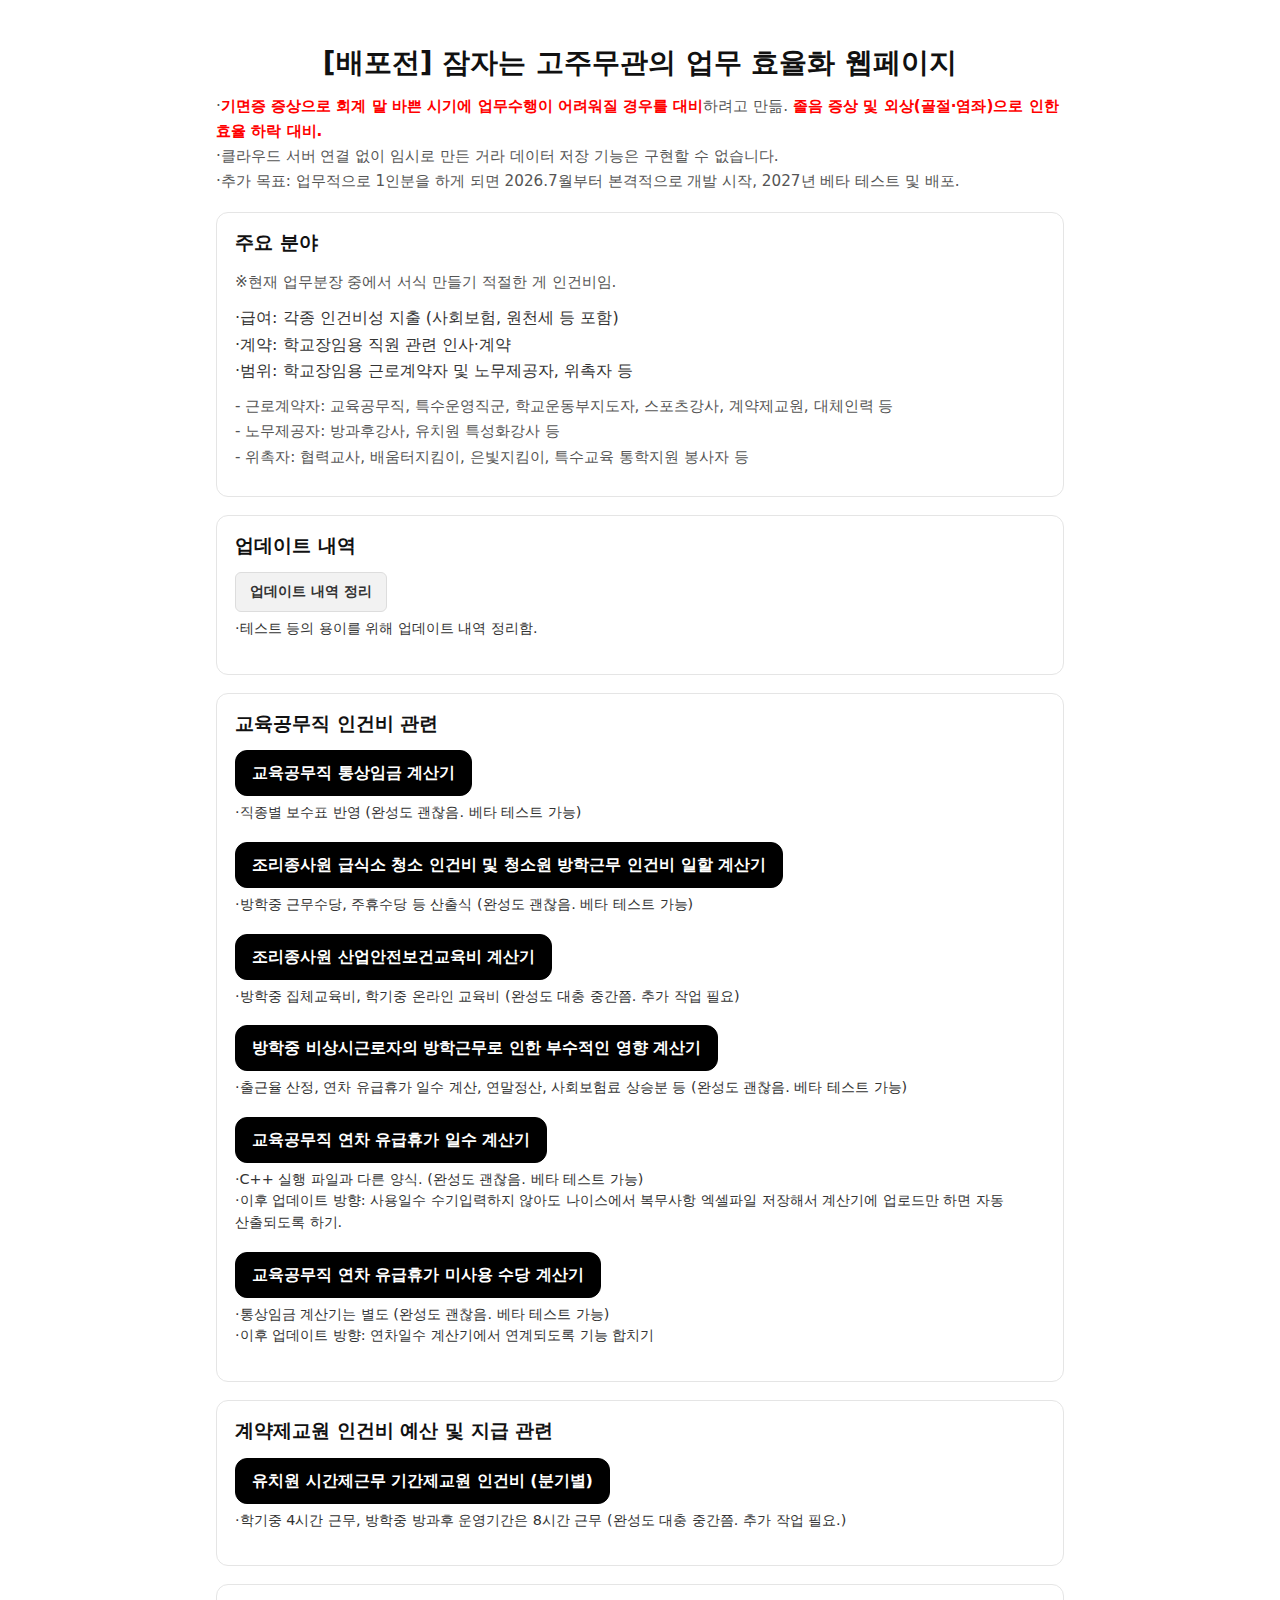
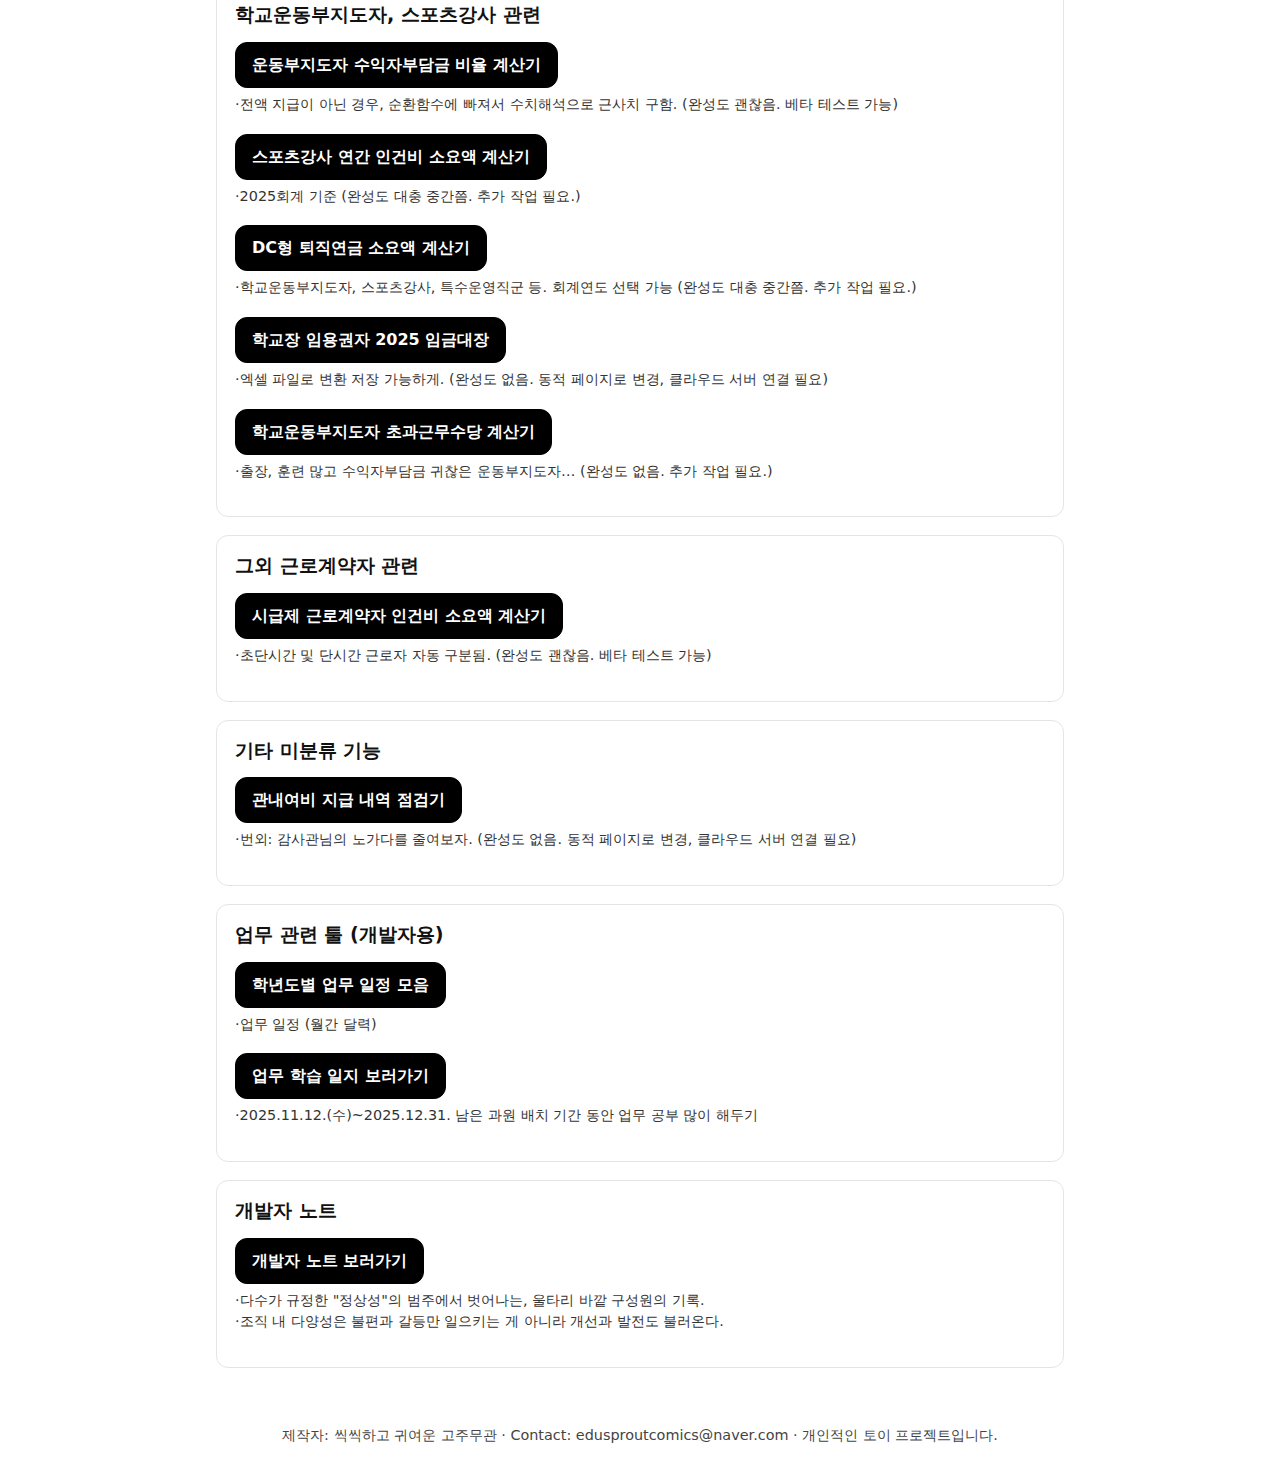
<file: index.html>
<!doctype html>
<html lang="ko">
<head>
  <meta charset="utf-8" />
  <meta name="viewport" content="width=device-width, initial-scale=1" />
  <meta name="color-scheme" content="light" />
  <title>[배포전] 고주무관의 업무 효율화 웹페이지</title>
  <link rel="icon" href="/static/favicon.ico" />
  <link rel="stylesheet" href="/static/style.css" />
  <style>
    .btn-desc{font-size:0.9rem; margin:6px 0 18px 0; color:#333}
    .section{border:1px solid #e5e5e5; border-radius:12px; padding:16px 18px; margin:18px 0;}
    .btn{display:inline-block; padding:10px 16px; border-radius:12px; border:1px solid #222; text-decoration:none; color:#111; font-weight:600;}
    .btn + .btn{margin-left:10px}
    body{color:#111;background:#fff; font-family:system-ui, -apple-system, "Segoe UI", Roboto, "Helvetica Neue", Arial, "Apple SD Gothic Neo", "Noto Sans KR","맑은 고딕",sans-serif}
    h1{font-size:1.75rem; margin:18px 0 8px}
    .muted{color:#555; font-size:0.95rem}
    footer{margin:40px 0 20px; color:#333}
  </style>
</head>
<body>
  <main class="container" style="max-width:880px; margin:0 auto; padding:24px 16px;">
    
    <h1>[배포전] 잠자는 고주무관의 업무 효율화 웹페이지</h1>

    <p class="muted">
      ·<b><span style="color:red">기면증 증상으로 회계 말 바쁜 시기에 업무수행이 어려워질 경우를 대비</span></b>하려고 만듦. <b><span style="color:red">졸음 증상 및 외상(골절·염좌)으로 인한 효율 하락 대비.</span></b> <br/>
      ·클라우드 서버 연결 없이 임시로 만든 거라 데이터 저장 기능은 구현할 수 없습니다. <br/>
      ·추가 목표: 업무적으로 1인분을 하게 되면 2026.7월부터 본격적으로 개발 시작, 2027년 베타 테스트 및 배포. <br/>
    </p>

    <section class="section">
      <h2 style="font-size:1.2rem; margin:0 0 12px">주요 분야</h2>
      <p class="muted"> ※현재 업무분장 중에서 서식 만들기 적절한 게 인건비임.</p>
      
      <p> 
        ·급여: 각종 인건비성 지출 (사회보험, 원천세 등 포함) <br/>
        ·계약: 학교장임용 직원 관련 인사·계약 <br/>
        ·범위: 학교장임용 근로계약자 및 노무제공자, 위촉자 등 </p>
      <p class="muted"> 
          - 근로계약자: 교육공무직, 특수운영직군, 학교운동부지도자, 스포츠강사, 계약제교원, 대체인력 등 <br/>
          - 노무제공자: 방과후강사, 유치원 특성화강사 등 <br/>
          - 위촉자: 협력교사, 배움터지킴이, 은빛지킴이, 특수교육 통학지원 봉사자 등 <br/>
      </p>

  
    </section>

    
      <section class="section">
      <h2 style="font-size:1.2rem; margin:0 0 12px">업데이트 내역</h2>

     <div><a href="/changelog/index.html" class="btn-lightgrey"><b>업데이트 내역 정리</b></a>
       <div class="btn-desc">·테스트 등의 용이를 위해 업데이트 내역 정리함. </div></div>
        

      </section>

    
    <!-- 교육공무직 인건비 관련 기능 -->
    <section class="section">
      <h2 style="font-size:1.2rem; margin:0 0 12px">교육공무직 인건비 관련</h2>

     <div><a class="btn" href="/ordinary-wage/">교육공무직 통상임금 계산기</a>
       <div class="btn-desc">·직종별 보수표 반영 (완성도 괜찮음. 베타 테스트 가능)</div></div>
      
     <div><a class="btn" href="/vacation-weekly-holiday-wage/">조리종사원 급식소 청소 인건비 및 청소원 방학근무 인건비 일할 계산기</a>
        <div class="btn-desc">·방학중 근무수당, 주휴수당 등 산출식 (완성도 괜찮음. 베타 테스트 가능)</div></div>
      
     <div><a class="btn" href="/cook-industrial-safety-education-pay/">조리종사원 산업안전보건교육비 계산기</a>
        <div class="btn-desc">·방학중 집체교육비, 학기중 온라인 교육비 (완성도 대충 중간쯤. 추가 작업 필요)</div></div>
      
     <div><a class="btn" href="/effect-of-working-during-vacation/">방학중 비상시근로자의 방학근무로 인한 부수적인 영향 계산기</a>
        <div class="btn-desc">·출근율 산정, 연차 유급휴가 일수 계산, 연말정산, 사회보험료 상승분 등 (완성도 괜찮음. 베타 테스트 가능)</div>
      

      <div><a class="btn" href="/annual-leave/">교육공무직 연차 유급휴가 일수 계산기</a>
        <div class="btn-desc">
          ·C++ 실행 파일과 다른 양식. (완성도 괜찮음. 베타 테스트 가능)<br/>
          ·이후 업데이트 방향: 사용일수 수기입력하지 않아도 나이스에서 복무사항 엑셀파일 저장해서 계산기에 업로드만 하면 자동 산출되도록 하기. 
        </div></div>
    
      <div><a class="btn" href="/annual-leave-pay/">교육공무직 연차 유급휴가 미사용 수당 계산기</a>
        <div class="btn-desc">
          ·통상임금 계산기는 별도 (완성도 괜찮음. 베타 테스트 가능)<br/>
          ·이후 업데이트 방향: 연차일수 계산기에서 연계되도록 기능 합치기 
        </div></div>

    </section>

    

    <!-- 계약제 교원 인건비 등 관련 -->
    <section class="section">
      <h2 style="font-size:1.2rem; margin:0 0 12px">계약제교원 인건비 예산 및 지급 관련</h2>

      <a class="btn" href="/preschool-parttime-contract-teacher/">유치원 시간제근무 기간제교원 인건비 (분기별)</a>
      <div class="btn-desc">·학기중 4시간 근무, 방학중 방과후 운영기간은 8시간 근무 (완성도 대충 중간쯤. 추가 작업 필요.)</div>
    </section>


      
     <!-- 학교운동부지도자 관련 -->
    <section class="section">
      <h2 style="font-size:1.2rem; margin:0 0 12px">학교운동부지도자, 스포츠강사 관련</h2> 

      
      <div><a class="btn" href="/user-fee-ratio/">운동부지도자 수익자부담금 비율 계산기</a>
        <div class="btn-desc">·전액 지급이 아닌 경우, 순환함수에 빠져서 수치해석으로 근사치 구함. (완성도 괜찮음. 베타 테스트 가능)</div></div>

      
      <a class="btn" href="/sports-contract-teacher-budget-calculator/">스포츠강사 연간 인건비 소요액 계산기</a>
      <div class="btn-desc">·2025회계 기준 (완성도 대충 중간쯤. 추가 작업 필요.)</div>
      
      <a class="btn" href="/dc-retirement/">DC형 퇴직연금 소요액 계산기</a>
      <div class="btn-desc">·학교운동부지도자, 스포츠강사, 특수운영직군 등. 회계연도 선택 가능 (완성도 대충 중간쯤. 추가 작업 필요.)</div>
      
      <div><a class="btn" href="/wage-ledger-2025/">학교장 임용권자 2025 임금대장</a>
        <div class="btn-desc">·엑셀 파일로 변환 저장 가능하게. (완성도 없음. 동적 페이지로 변경, 클라우드 서버 연결 필요)</div></div>
      
      <a class="btn" href="/coach-ot/">학교운동부지도자 초과근무수당 계산기</a>
      <div class="btn-desc">·출장, 훈련 많고 수익자부담금 귀찮은 운동부지도자… (완성도 없음. 추가 작업 필요.)</div></div>
      
      
     </section>


   <!-- 근로계약자 -->
    <section class="section">
      <h2 style="font-size:1.2rem; margin:0 0 12px">그외 근로계약자 관련</h2>
      
      <div><a class="btn" href="/parttime-wage-calculator/">시급제 근로계약자 인건비 소요액 계산기</a>
        <div class="btn-desc">·초단시간 및 단시간 근로자 자동 구분됨. (완성도 괜찮음. 베타 테스트 가능)</div></div>
      
     </section>


    
     <!-- 기타 미분류 -->
     <section class="section">
      <h2 style="font-size:1.2rem; margin:0 0 12px">기타 미분류 기능</h2>
       
      <div><a class="btn" href="/travel-audit/">관내여비 지급 내역 점검기</a>
        <div class="btn-desc">·번외: 감사관님의 노가다를 줄여보자. (완성도 없음. 동적 페이지로 변경, 클라우드 서버 연결 필요)</div></div>
    </section>


    <!-- 업무 관련 툴 -->
    <section class="section">
      <h2 style="font-size:1.2rem; margin:0 0 12px">업무 관련 툴 (개발자용)</h2>
<div style="margin-bottom:10px">
  <a class="btn" href="/calendar/">학년도별 업무 일정 모음</a>
  <div class="btn-desc">·업무 일정 (월간 달력)</div>
</div>

      <div>
        <a class="btn" href="/study-log/">업무 학습 일지 보러가기</a>
        <div class="btn-desc">·2025.11.12.(수)~2025.12.31. 남은 과원 배치 기간 동안 업무 공부 많이 해두기</div>
      </div>
    </section>

        <!-- 개발자 노트 -->
    <section class="section">
      <h2 style="font-size:1.2rem; margin:0 0 12px">개발자 노트</h2>
      <a class="btn" href="/dev-notes/">개발자 노트 보러가기</a>
      <div class="btn-desc">·다수가 규정한 "정상성"의 범주에서 벗어나는, 울타리 바깥 구성원의 기록. <br />·조직 내 다양성은 불편과 갈등만 일으키는 게 아니라 개선과 발전도 불러온다.</div>
    </section>

  </main>
  <footer style="text-align:center; margin-top:15px; color:#444;">
    제작자: 씩씩하고 귀여운 고주무관 · Contact: edusproutcomics@naver.com · 개인적인 토이 프로젝트입니다.
  </footer>
  <script src="/static/global-loader.js?v=1"></script>
</body>
</html>
</file>
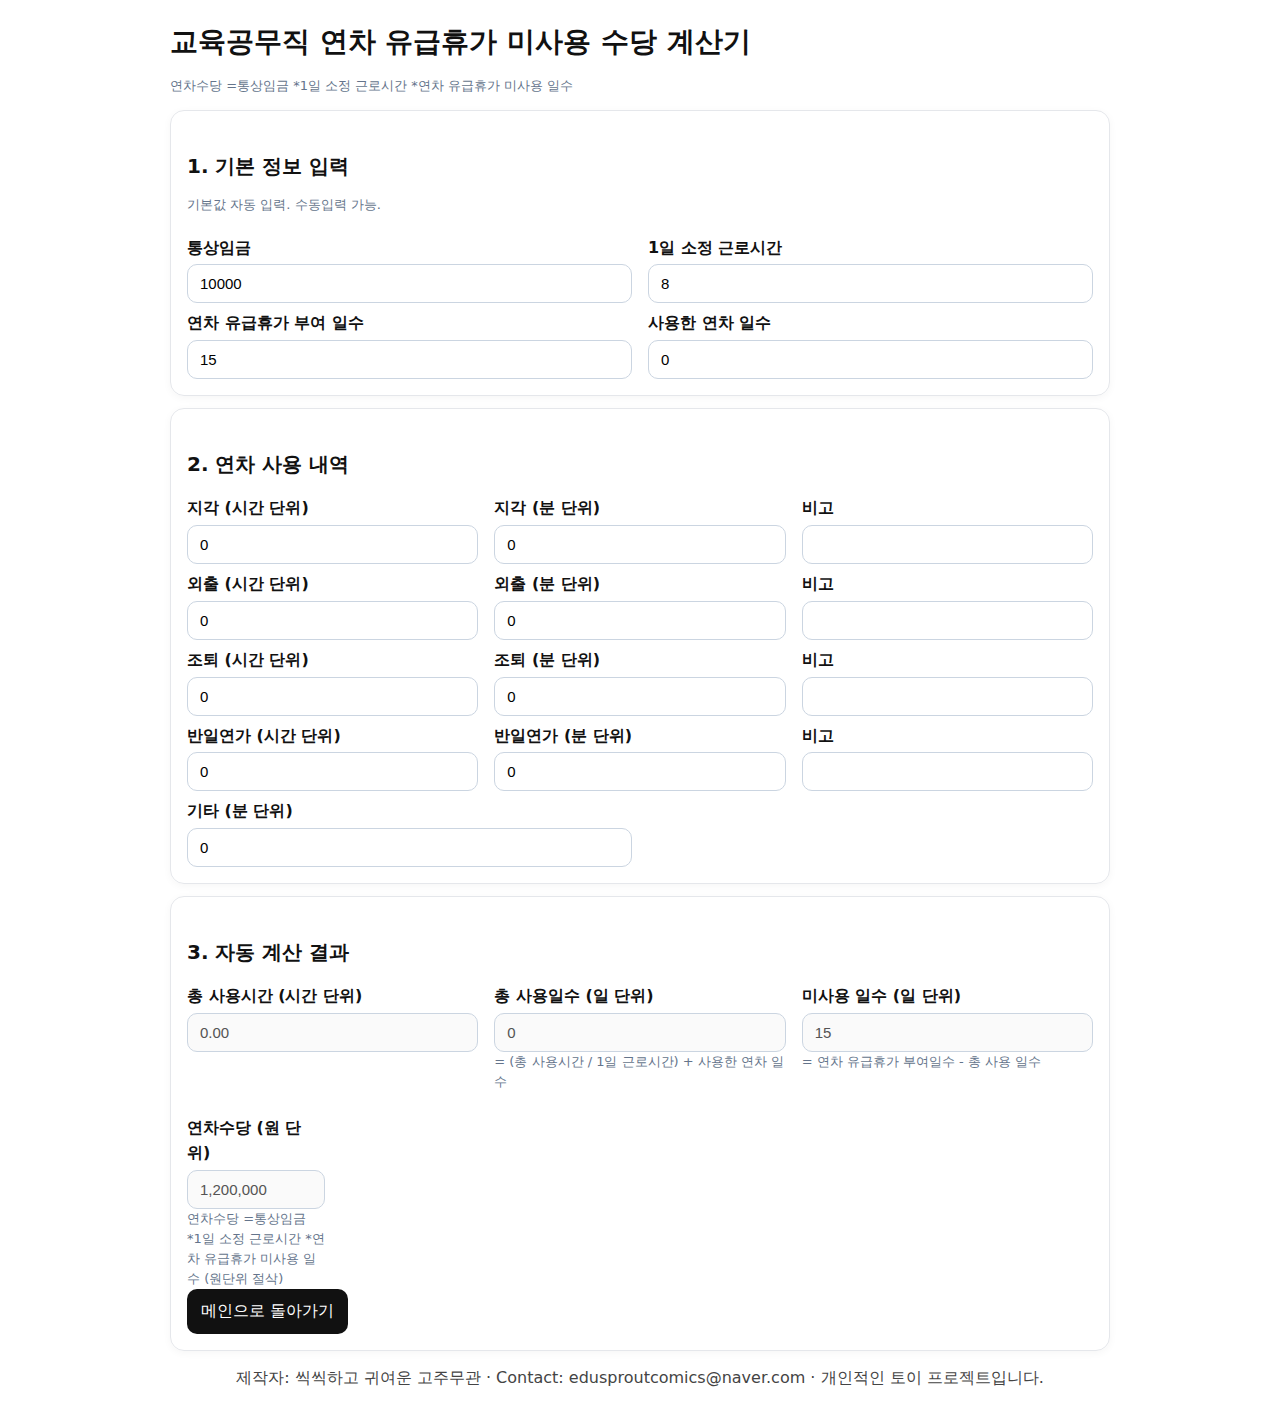
<file: annual-leave-pay/index.html>
<!DOCTYPE html>
<html lang="ko">
<head>
  <meta charset="utf-8" />
  <meta name="viewport" content="width=device-width,initial-scale=1" />
  <title>교육공무직 연차 유급휴가 미사용 수당 계산기</title>

  <script src="/static/disable-copy.js"></script>
  <style>
    :root{--gap:14px}
    body{
      font-family:system-ui,-apple-system,Segoe UI,Roboto,Arial,'Malgun Gothic',sans-serif;
      line-height:1.55;
      color:#111;
      padding:20px;
      max-width:980px;
      margin:0 auto;
    }
    h1{font-size:28px;margin:0 0 12px}
    h2{font-size:20px;margin:24px 0 8px}
    .card{
      border:1px solid #e5e7eb;
      border-radius:14px;
      padding:16px;
      margin:12px 0;
      box-shadow:0 2px 8px rgba(0,0,0,.04);
    }
    label{display:block;font-weight:600;margin:8px 0 4px}
    input,select,button{font-size:15px}
    input,select{
      width:100%;
      padding:10px 12px;
      border:1px solid #cbd5e1;
      border-radius:10px;
    }
    .row{
      display:grid;
      grid-template-columns:repeat(2,minmax(0,1fr));
      gap:var(--gap);
    }
    .row3{
      display:grid;
      grid-template-columns:repeat(3,minmax(0,1fr));
      gap:var(--gap);
    }
    .muted{color:#64748b;font-size:13px}
    .btn{
      display:inline-block;
      background:#111;
      color:#fff;
      padding:10px 14px;
      border-radius:10px;
      text-decoration:none;
      border:0;
      cursor:pointer;
    }
    table{
      width:100%;
      border-collapse:collapse;
      margin-top:8px;
    }
    th,td{
      border:1px solid #e5e7eb;
      padding:8px;
      text-align:center;
    }
    th{background:#f8fafc}
    .stack{display:flex;flex-direction:column;gap:8px}
    .exitem{
      border:1px dashed #e2e8f0;
      padding:10px;
      border-radius:10px;
      margin-top:8px;
    }
    *{box-sizing:border-box}
    .row > *,
    .row3 > *{
      min-width:0; 
    }
    :root{--gap:16px}
    @media (max-width: 900px){
      .row,
      .row3{
        grid-template-columns:1fr;
      }
    }
  </style>
</head>
<body>
<h1>교육공무직 연차 유급휴가 미사용 수당 계산기</h1>
  
<p class="muted">연차수당 =통상임금 *1일 소정 근로시간 *연차 유급휴가 미사용 일수</p>

<div class="card">
  <h2>1. 기본 정보 입력</h2>
  <p class="muted">기본값 자동 입력. 수동입력 가능.</p>
  <div class="row">
    <div>
      <label>통상임금</label>
      <input id="hourly" type="number" min="0" step="10" value="10000" />
    </div>
    <div>
      <label>1일 소정 근로시간</label>
      <input id="hoursPerDay" type="number" min="0" step="0.5" value="8" />
    </div>
  </div>
  <div class="row">
    <div>
      <label>연차 유급휴가 부여 일수</label>
      <input id="grantedDays" type="number" min="0" step="1" value="15" />
    </div>
    <div>
      <label>사용한 연차 일수</label>
      <input id="usedDays" type="number" min="0" step="1" value="0" />
    </div>
  </div>
</div>

<div class="card">
  <h2>2. 연차 사용 내역</h2>

  <div class="row3">
    <div>
      <label>지각 (시간 단위)</label>
      <input id="h1" type="number" min="0" step="1" value="0" />
    </div>
    <div>
      <label>지각 (분 단위)</label>
      <input id="m1" type="number" min="0" step="1" value="0" />
    </div>
    <div>
      <label>비고</label>
      <input placeholder=" " />
    </div>
  </div>

  <div class="row3">
    <div>
      <label>외출 (시간 단위)</label>
      <input id="h2" type="number" min="0" step="1" value="0" />
    </div>
    <div>
      <label>외출 (분 단위)</label>
      <input id="m2" type="number" min="0" step="1" value="0" />
    </div>
    <div>
      <label>비고</label>
      <input placeholder=" " />
    </div>
  </div>

  <div class="row3">
    <div>
      <label>조퇴 (시간 단위)</label>
      <input id="h3" type="number" min="0" step="1" value="0" />
    </div>
    <div>
      <label>조퇴 (분 단위)</label>
      <input id="m3" type="number" min="0" step="1" value="0" />
    </div>
    <div>
      <label>비고</label>
      <input placeholder=" " />
    </div>
  </div>

  <div class="row3">
    <div>
      <label>반일연가 (시간 단위)</label>
      <input id="h4" type="number" min="0" step="1" value="0" />
    </div>
    <div>
      <label>반일연가 (분 단위)</label>
      <input id="m4" type="number" min="0" step="1" value="0" />
    </div>
    <div>
      <label>비고</label>
      <input placeholder=" " />
    </div>
  </div>

  <div class="row">
    <div>
      <label>기타 (분 단위)</label>
      <input id="extraMin" type="number" min="0" step="1" value="0" />
    </div>
    <div></div>
  </div>
</div>

<div class="card">
  <h2>3. 자동 계산 결과</h2>
  <div class="row3">
    <div>
      <label>총 사용시간 (시간 단위)</label>
      <input id="totalHours" disabled />
    </div>
    <div>
      <label>총 사용일수 (일 단위)</label>
      <input id="totalUsedDays" disabled />
      <div class="muted">= (총 사용시간 / 1일 근로시간) + 사용한 연차 일수</div>
    </div>
    <div>
      <label>미사용 일수 (일 단위)</label>
      <input id="unusedDays" disabled />
      <div class="muted">= 연차 유급휴가 부여일수 - 총 사용 일수</div>
    </div>
    <div class="row">
      <div>
        <label>연차수당 (원 단위)</label>
        <input id="allowance" disabled />
        <div class="muted">
          연차수당 =통상임금 *1일 소정 근로시간 *연차 유급휴가 미사용 일수 (원단위 절삭)
        </div>
      </div>
    </div>
  </div>

  <a class="btn" href="../index.html">메인으로 돌아가기</a>
</div>

<script>

  function val(id) {
    var el = document.getElementById(id);
    return parseFloat((el && el.value) || "0");
  }

  function calc() {
    // 기본 값
    var hourly  = val("hourly");       // 통상임금 시급
    var hpd     = val("hoursPerDay");  // 1일 근로시간
    var granted = val("grantedDays");  // 부여 연차
    var used    = val("usedDays");     // 이미 사용한 연차(일수)

    // 지각/외출/조퇴/반일연가 사용 내역역 시간/분 합산
    var h = val("h1") + val("h2") + val("h3") + val("h4");
    var m = val("m1") + val("m2") + val("m3") + val("m4") + val("extraMin");

    var totalHours = h + m / 60; // 총 사용시간 (시간 단위)

    // 1일 근로시간이 0이면 방어적으로 8시간을 기본값으로 사용
    var baseHoursPerDay = hpd > 0 ? hpd : 8;

    // 총 사용일수 = (총 사용시간 / 1일 근로시간) + 직접 입력한 사용일수
    var totalUsedDays = Math.floor(totalHours / baseHoursPerDay) + used;
    var unused        = Math.max(granted - totalUsedDays, 0);

    var raw       = (hourly * hpd) * unused; 
    var allowance = Math.floor(raw / 10) * 10; // 원 단위 절삭

    document.getElementById("totalHours").value    = totalHours.toFixed(2);
    document.getElementById("totalUsedDays").value = totalUsedDays.toFixed(0);
    document.getElementById("unusedDays").value    = unused.toFixed(0);
    document.getElementById("allowance").value     = Math.round(allowance).toLocaleString();
  }

  // 입력 바뀔 때마다 자동 계산
  document.querySelectorAll("input").forEach(function (el) {
    el.addEventListener("input", calc);
  });

  // 초기 1회 계산
  calc();
</script>

<footer style="text-align:center; margin-top:15px; color:#444;">
  제작자: 씩씩하고 귀여운 고주무관 · Contact: edusproutcomics@naver.com · 개인적인 토이 프로젝트입니다.
</footer>
</body>
</html>
</file>
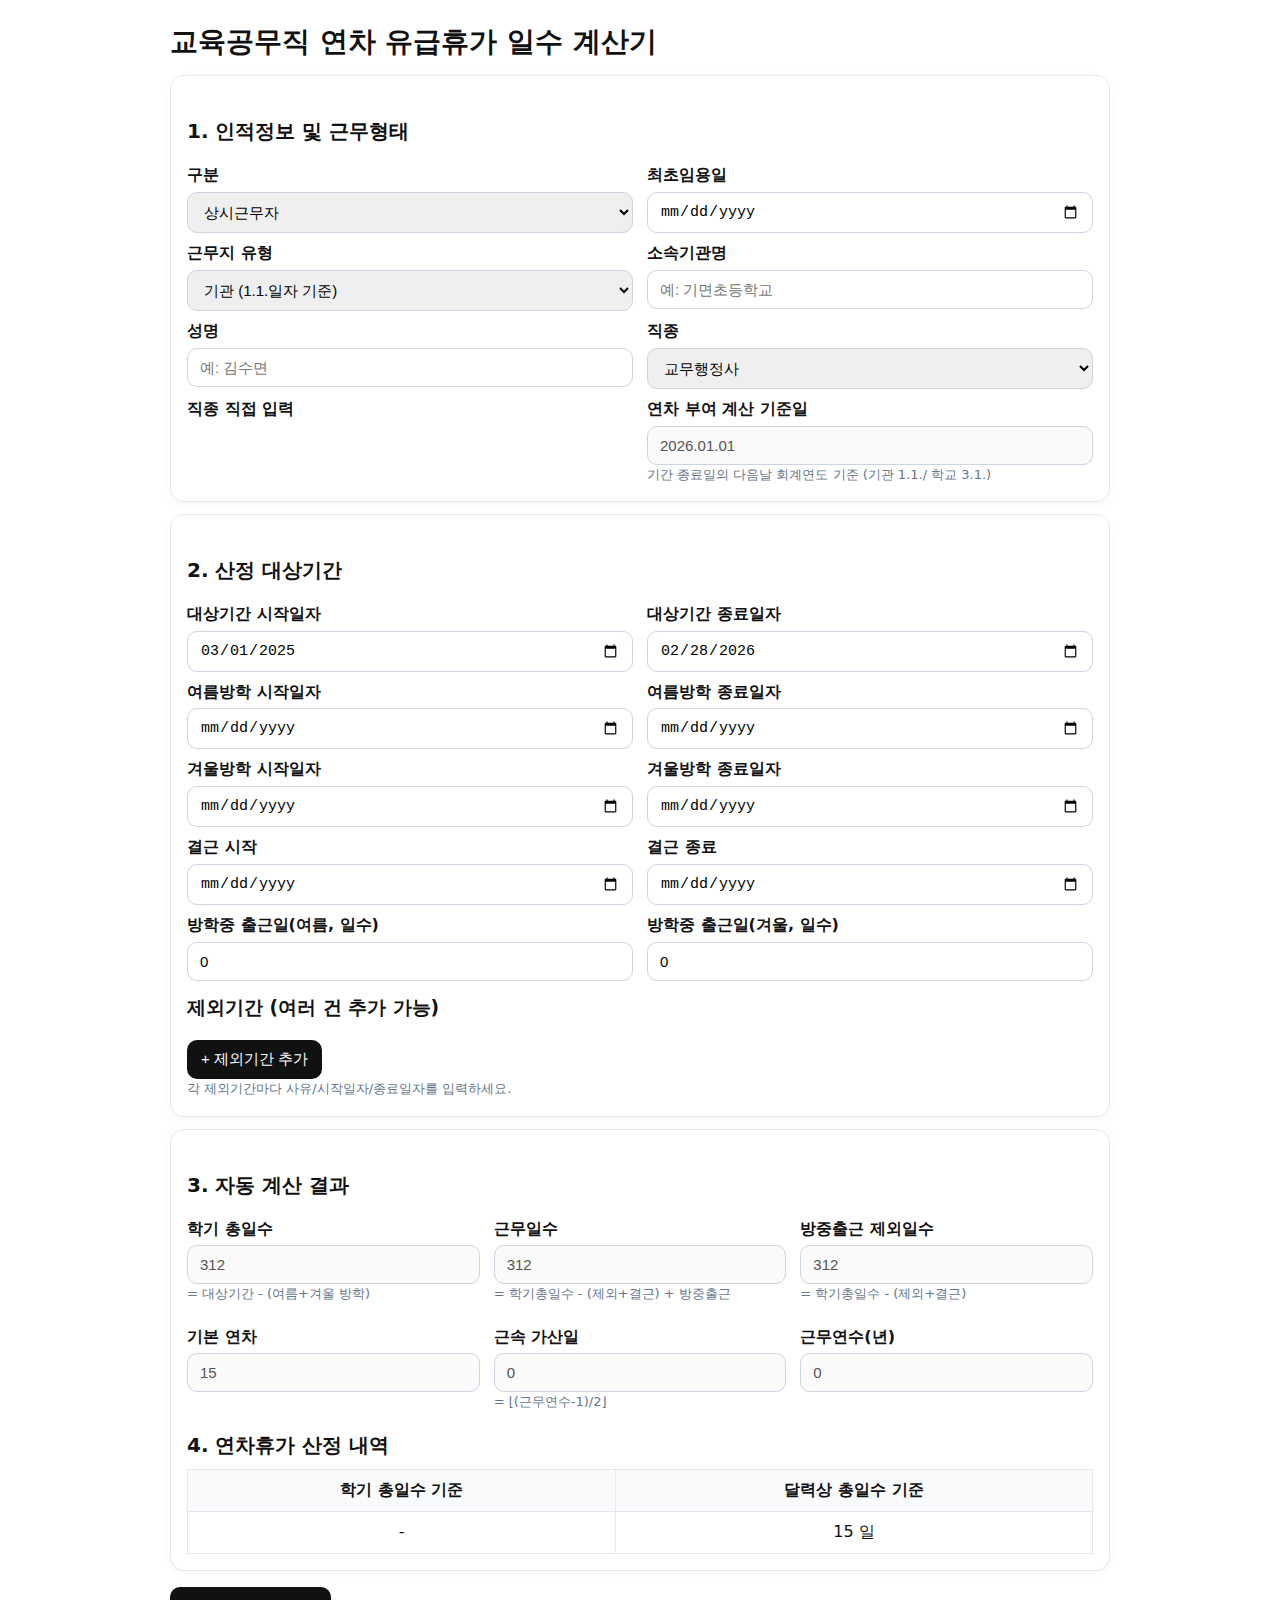
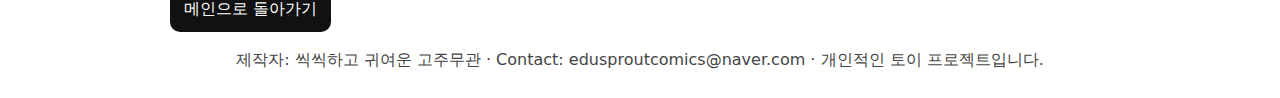
<file: annual-leave/index.html>
<!doctype html>
<html lang="ko">
<head>
  <meta charset="utf-8">
  <meta name="viewport" content="width=device-width,initial-scale=1">
  <title>교육공무직 연차 유급휴가 일수 계산기</title>
  <style>
    :root{--gap:14px}
    *{box-sizing:border-box}
    body{
      font-family:system-ui,-apple-system,Segoe UI,Roboto,Arial,'Malgun Gothic',sans-serif;
      line-height:1.55;
      color:#111;
      padding:20px;
      max-width:980px;
      margin:0 auto;
    }
    h1{font-size:28px;margin:0 0 12px}
    h2{font-size:20px;margin:24px 0 8px}
    .card{
      border:1px solid #e5e7eb;
      border-radius:14px;
      padding:16px;
      margin:12px 0;
      box-shadow:0 2px 8px rgba(0,0,0,.04);
    }
    label{display:block;font-weight:600;margin:8px 0 4px}
    input,select,button{font-size:15px}
    input,select{
      width:100%;
      padding:10px 12px;
      border:1px solid #cbd5e1;
      border-radius:10px;
    }
    .row{
      display:grid;
      grid-template-columns:repeat(2,minmax(0,1fr));
      gap:var(--gap);
    }
    .row3{
      display:grid;
      grid-template-columns:repeat(3,minmax(0,1fr));
      gap:var(--gap);
    }
    .muted{color:#64748b;font-size:13px}
    .btn{
      display:inline-block;
      background:#111;
      color:#fff;
      padding:10px 14px;
      border-radius:10px;
      text-decoration:none;
      border:0;
      cursor:pointer;
    }
    table{
      width:100%;
      border-collapse:collapse;
      margin-top:8px;
    }
    th,td{
      border:1px solid #e5e7eb;
      padding:8px;
      text-align:center;
    }
    th{background:#f8fafc}
    .stack{display:flex;flex-direction:column;gap:8px}
    .exitem{
      border:1px dashed #e2e8f0;
      padding:10px;
      border-radius:10px;
      margin-top:8px;
    }
    @media (max-width: 900px){
      .row,
      .row3{
        grid-template-columns:1fr;
      }
    }
  </style>
</head>
<body>
<h1>교육공무직 연차 유급휴가 일수 계산기</h1>

<!-- 1. 인적정보 및 근무형태 -->
<div class="card">
  <h2>1. 인적정보 및 근무형태</h2>
  <div class="row">
    <div>
      <label>구분</label>
      <select id="type">
        <option>상시근무자</option>
        <option>방학중비상시근무자</option>
      </select>
    </div>
    <div>
      <label>최초임용일</label>
      <input type="date" id="firstHire">
    </div>
  </div>
  <div class="row">
    <div>
      <label>근무지 유형</label>
      <select id="grantOrg">
        <option value="기관">기관 (1.1.일자 기준)</option>
        <option value="학교">학교 (3.1.일자 기준)</option>
      </select>
    </div>
    <div>
      <label>소속기관명</label>
      <input type="text" id="orgName" placeholder="예: 기면초등학교">
    </div>
  </div>
  <div class="row">
    <div>
      <label>성명</label>
      <input type="text" id="empName" placeholder="예: 김수면">
    </div>
    <div>
      <label>직종</label>
      <select id="jobSelect">
        <option selected>교무행정사</option>
        <option>유치원방과후교육사</option>
        <option>장애유아지도사(유)</option>
        <option>장애유아지도사(유)(단시간)</option>
        <option>영양사</option>
        <option>기숙사생활지도원</option>
        <option>학교운동부지도자</option>
        <option>교육복지사(학교)</option>
        <option>전문상담사</option>
        <option>건강실무사(유)</option>
        <option>통학차량운전원</option>
        <option>발명실무원</option>
        <option>통학지도원(특수학교)</option>
        <option>특수교육지도사</option>
        <option>조리사</option>
        <option>조리실무사</option>
        <option>장애유아지도사(특)</option>
        <option>장애유아지도사(특)(단시간)</option>
        <option>직업지도사</option>
        <option>학교치료사</option>
        <option>초등돌봄전담사</option>
        <option>학교도서관사서</option>
        <option>학교도서관실무사</option>
        <option>건강실무사</option>
        <option>방과후전담사</option>
        <option>영양사(기숙학교)</option>
        <option>늘봄학교전담사</option>
        <option>직접 입력</option>
      </select>
    </div>
  </div>
  <div class="row">
    <div>
      <label>직종 직접 입력</label>
      <input type="text" id="jobCustom" placeholder="직접 입력" style="display:none">
    </div>
    <div>
      <label>연차 부여 계산 기준일</label>
      <input id="refDate" disabled>
      <div class="muted">기간 종료일의 다음날 회계연도 기준 (기관 1.1./ 학교 3.1.)</div>
    </div>
  </div>
</div>

<!-- 2. 산정 대상기간 -->
<div class="card">
  <h2>2. 산정 대상기간</h2>
  <div class="row">
    <div><label>대상기간 시작일자</label><input type="date" id="periodStart" value="2025-03-01"></div>
    <div><label>대상기간 종료일자</label><input type="date" id="periodEnd" value="2026-02-28"></div>
  </div>
  <div class="row">
    <div><label>여름방학 시작일자</label><input type="date" id="vac1Start"></div>
    <div><label>여름방학 종료일자</label><input type="date" id="vac1End"></div>
  </div>
  <div class="row">
    <div><label>겨울방학 시작일자</label><input type="date" id="vac2Start"></div>
    <div><label>겨울방학 종료일자</label><input type="date" id="vac2End"></div>
  </div>
    <div class="row">
    <div><label>결근 시작</label><input type="date" id="absStart"></div>
    <div><label>결근 종료</label><input type="date" id="absEnd"></div>
  </div>
  <div class="row">
    <div><label>방학중 출근일(여름, 일수)</label><input type="number" id="vac1Work" value="0" min="0"></div>
    <div><label>방학중 출근일(겨울, 일수)</label><input type="number" id="vac2Work" value="0" min="0"></div>
  </div>

  <h3 style="margin-top:12px">제외기간 (여러 건 추가 가능)</h3>
  <div id="exList"></div>
  <button class="btn" id="addExBtn" type="button">+ 제외기간 추가</button>
  <div class="muted">각 제외기간마다 사유/시작일자/종료일자를 입력하세요.</div>
</div>

<!-- 3. 자동 계산 결과 -->
<div class="card">
  <h2>3. 자동 계산 결과</h2>
  <div class="row3">
    <div>
      <label>학기 총일수</label>
      <input id="daysSemester" disabled>
      <div class="muted">= 대상기간 - (여름+겨울 방학)</div>
    </div>
    <div>
      <label>근무일수</label>
      <input id="daysWorked" disabled>
      <div class="muted">= 학기총일수 - (제외+결근) + 방중출근</div>
    </div>
    <div>
      <label>방중출근 제외일수</label>
      <input id="daysNoVacWork" disabled>
      <div class="muted">= 학기총일수 - (제외+결근)</div>
    </div>
  </div>
  <div class="row3" style="margin-top:12px">
    <div>
      <label>기본 연차</label>
      <input id="baseLeave" disabled>
    </div>
    <div>
      <label>근속 가산일</label>
      <input id="extraLeave" disabled>
      <div class="muted">= ⌊(근무연수-1)/2⌋</div>
    </div>
    <div>
      <label>근무연수(년)</label>
      <input id="years" disabled>
    </div>
  </div>

  <h2 style="margin-top:18px">4. 연차휴가 산정 내역</h2>
  <table>
    <thead>
      <tr>
        <th>학기 총일수 기준</th>
        <th>달력상 총일수 기준</th>
      </tr>
    </thead>
    <tbody>
      <tr>
        <td id="ruleSemester">-</td>
        <td id="ruleCalendar">-</td>
      </tr>
    </tbody>
  </table>
</div>

<p>
  <a class="btn" href="../index.html">메인으로 돌아가기</a>
</p>

<!-- 연차 일수 계산 로직 -->
<script src="./script.js"></script>

<footer style="text-align:center; margin-top:15px; color:#444;">
  제작자: 씩씩하고 귀여운 고주무관 · Contact: edusproutcomics@naver.com · 개인적인 토이 프로젝트입니다.
</footer>
</body>
</html>
</file>
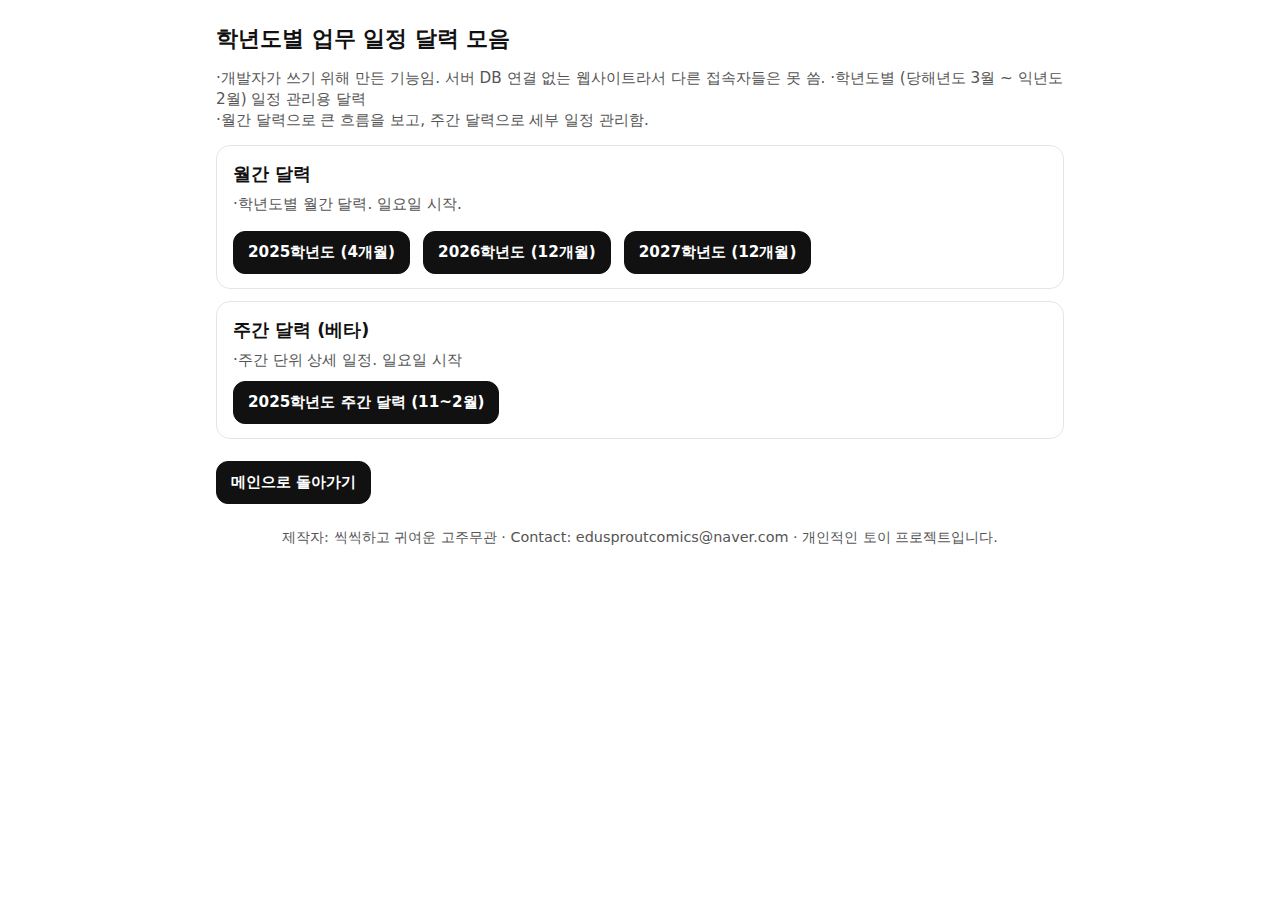
<file: calendar/index.html>
<!doctype html>
<html lang="ko">
<head>
  <meta charset="utf-8" />
  <meta name="viewport" content="width=device-width, initial-scale=1" />
  <title>학년도별 업무 일정 달력 모음</title>
  <link rel="icon" href="/static/favicon.ico" />
  <style>
    :root{--black:#111}
    *{box-sizing:border-box}
    body{
      margin:0;
      background:#fff;
      color:#111;
      font-family:system-ui, -apple-system, "Segoe UI", Roboto, "Noto Sans KR", Arial, sans-serif;
    }
    .wrap{
      max-width:880px;
      margin:24px auto;
      padding:0 16px;
    }
    h1{
      font-size:1.35rem;
      margin:0 0 10px;
    }
    .desc{
      color:#555;
      margin-bottom:14px;
      font-size:.95rem;
    }
    .card{
      border:1px solid #e5e5e5;
      border-radius:14px;
      padding:16px 16px 14px;
      margin:12px 0;
    }
    .btn{
      display:inline-block;
      padding:10px 14px;
      border-radius:12px;
      border:1px solid var(--black);
      text-decoration:none;
      color:#fff;
      background:#111;
      font-weight:800;
      font-size:.95rem;
    }
    .btn + .btn{
      margin-left:8px;
      margin-top:6px;
    }
    footer{
      margin:18px 0 8px;
      color:#555;
      font-size:.9rem;
      text-align:center;
    }

    @media (max-width:600px){
      .btn + .btn{
        margin-left:0;
        display:inline-block;
      }
      .card .btn{
        margin-bottom:6px;
      }
    }
  </style>
</head>
<body>
  <div class="wrap">

    <h1>학년도별 업무 일정 달력 모음</h1>

    <p class="desc">
      ·개발자가 쓰기 위해 만든 기능임. 서버 DB 연결 없는 웹사이트라서 다른 접속자들은 못 씀.
      ·학년도별 (당해년도 3월 ~ 익년도 2월) 일정 관리용 달력 <br/>
      ·월간 달력으로 큰 흐름을 보고, 주간 달력으로 세부 일정 관리함. 
    </p>

    <!-- 월간 달력 카드 -->
    <div class="card">
      <h2 style="font-size:1.1rem;margin:0 0 8px">월간 달력</h2>
      <p class="desc" style="margin:0 0 10px">
        ·학년도별 월간 달력. 일요일 시작.
      
      </p>
      <a class="btn" href="/calendar/calendar-monthly-academic.html?start=2025-11&months=04&title=2025학년도">
        2025학년도 (4개월)
      </a>
      <a class="btn" href="/calendar/calendar-monthly-academic.html?start=2026-03&months=12&title=2026학년도">
        2026학년도 (12개월)
      </a>
      <a class="btn" href="/calendar/calendar-monthly-academic.html?start=2027-03&months=12&title=2027학년도">
        2027학년도 (12개월)
      </a>
    </div>

    <!-- 주간 달력 카드 -->
    <div class="card">
      <h2 style="font-size:1.1rem;margin:0 0 8px">주간 달력 (베타)</h2>
      <p class="desc" style="margin:0 0 10px">
        ·주간 단위 상세 일정. 일요일 시작 <br/>
      </p>
      <a class="btn"
         href="/calendar/calendar-weekly-academic.html?start=2025-11-16&weeks=25&title=2025학년도%20주간%20업무%20일정(4주)">
        2025학년도 주간 달력 (11~2월)
      </a>
    </div>

    <a class="btn" href="/" style="margin-top:10px;">메인으로 돌아가기</a>
  </div>

  <footer>
    제작자: 씩씩하고 귀여운 고주무관 · Contact: edusproutcomics@naver.com · 개인적인 토이 프로젝트입니다.
  </footer>
</body>
</html>
</file>
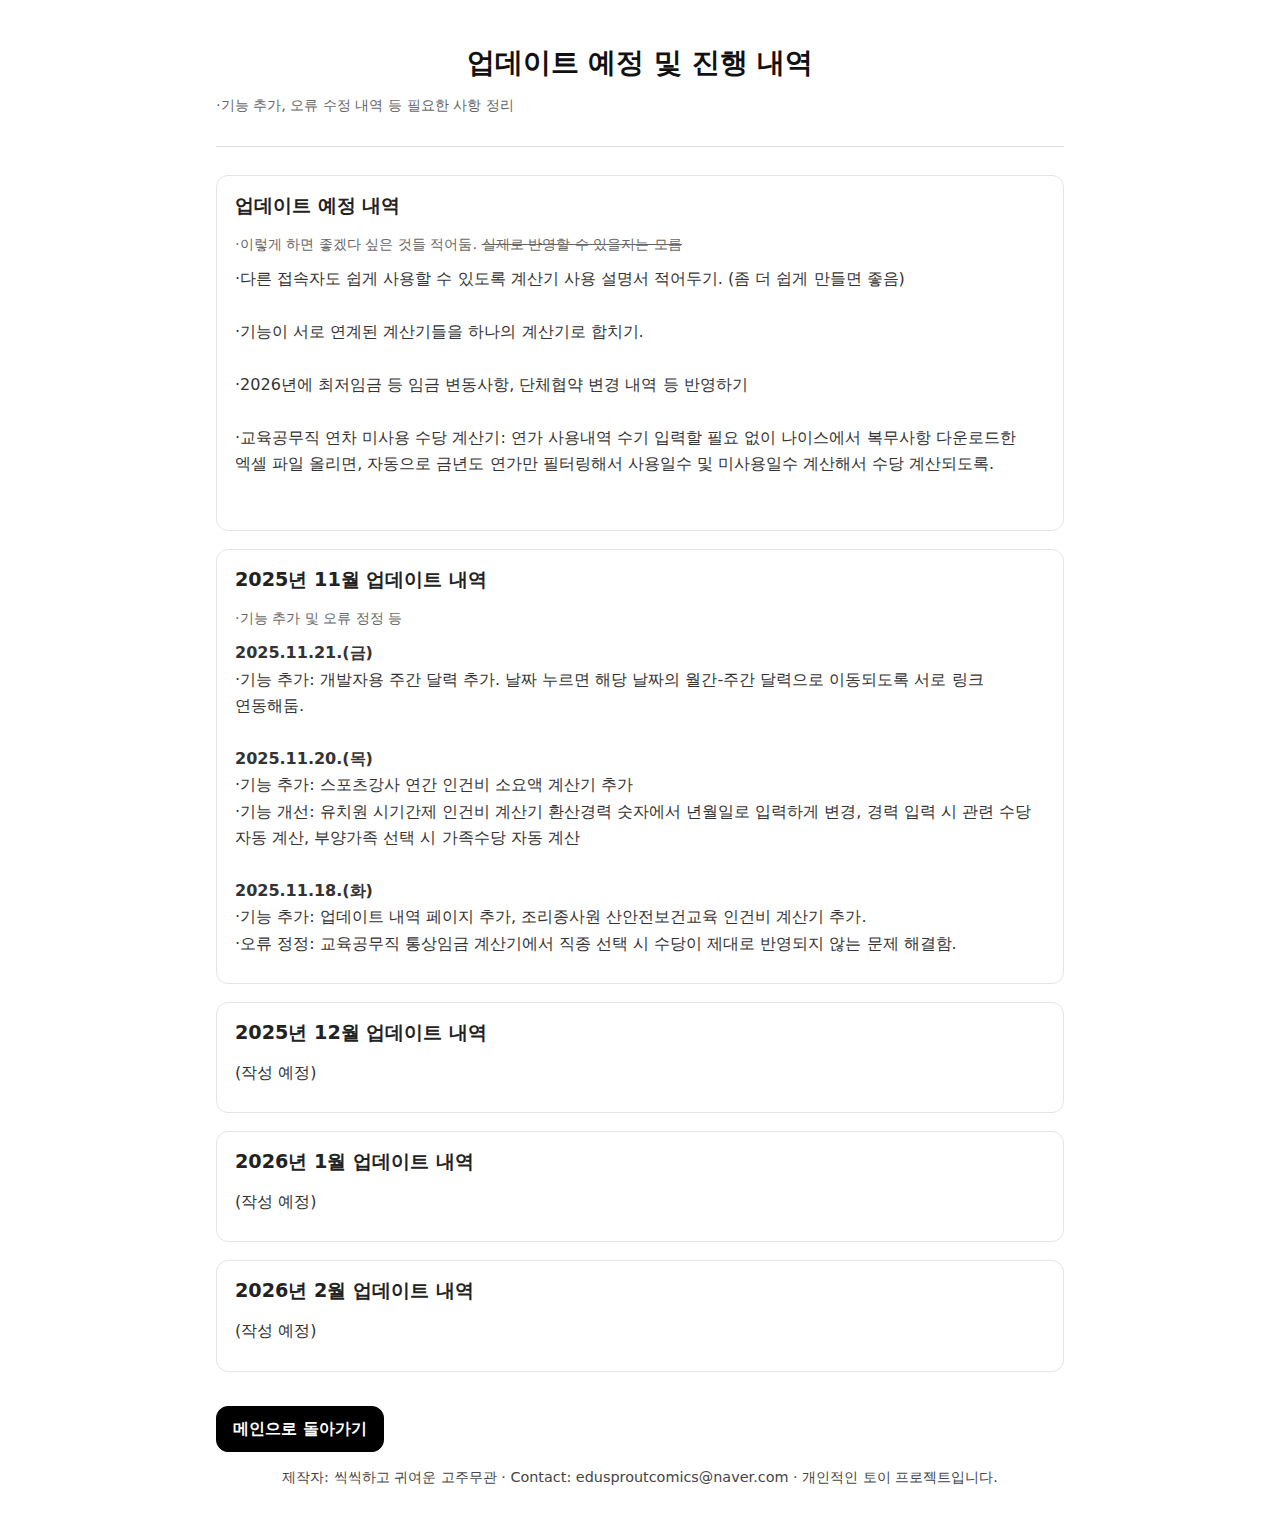
<file: change-log/index.html>
<!doctype html>
<html lang="ko">
<head>
  <meta charset="utf-8" />
  <meta name="viewport" content="width=device-width, initial-scale=1" />
  <title>업데이트 진행 내역 및 예정 내역</title>
  <link rel="icon" href="/static/favicon.ico" />
  <link rel="stylesheet" href="/static/style.css" />
  <style>
    body{
      color:#111;
      background:#fff;
      font-family:system-ui,-apple-system,"Segoe UI",Roboto,"Helvetica Neue",Arial,
      "Apple SD Gothic Neo","Noto Sans KR","맑은 고딕",sans-serif;
    }

    main{
      max-width:880px;
      margin:0 auto;
      padding:24px 16px; 
    }

    .section{
      border:1px solid #e5e5e5;
      border-radius:12px;
      padding:16px 18px;
      margin:18px 0; 
    }

    h1{
      font-size:1.75rem;
      margin:18px 0 8px;
      text-align:center; /* 중앙 정렬 */
    }

    h2{
      font-size:1.2rem;
      margin:0 0 12px;
      color:#222;
    }

    p{
      line-height:1.65;
      margin:10px 0;
      color:#333;
    }

    .muted{
      color:#666;
      font-size:0.9rem;
    }

    a.btn{
      display:inline-block;
      margin-top:16px;
      padding:10px 16px;
      border:1px solid #222;
      border-radius:12px;
      text-decoration:none;
      color:#111;
      font-weight:600;
    }

    footer{
      margin:40px 0 20px;
      color:#333;
      font-size:0.9rem;
    }

    hr{
      border:none;
      border-top:1px solid #ddd;
      margin:28px 0;
    }
  </style>
</head>

<body>
  <main>
    <h1>업데이트 예정 및 진행 내역</h1>
    <p class="muted">·기능 추가, 오류 수정 내역 등 필요한 사항 정리</p>
    <hr />

    <section class="section">
      <h2>업데이트 예정 내역</h2>
      <p class="muted">
        ·이렇게 하면 좋겠다 싶은 것들 적어둠. <s>실제로 반영할 수 있을지는 모름</s>
      </p>

      <p>
        ·다른 접속자도 쉽게 사용할 수 있도록 계산기 사용 설명서 적어두기. (좀 더 쉽게 만들면 좋음)<br />
        <br />
        ·기능이 서로 연계된 계산기들을 하나의 계산기로 합치기. <br />
        <br />
        ·2026년에 최저임금 등 임금 변동사항, 단체협약 변경 내역 등 반영하기 <br/>
        <br />
        ·교육공무직 연차 미사용 수당 계산기: 연가 사용내역 수기 입력할 필요 없이
        나이스에서 복무사항 다운로드한 엑셀 파일 올리면, 자동으로 금년도 연가만
        필터링해서 사용일수 및 미사용일수 계산해서 수당 계산되도록. <br/>
        <br />
      </p>
    </section>

    
    <section class="section">
      <h2>2025년 11월 업데이트 내역</h2>
      <p class="muted">·기능 추가 및 오류 정정 등</p>

      <p>
        <b>2025.11.21.(금)</b> <br />
        ·기능 추가: 개발자용 주간 달력 추가. 날짜 누르면 해당 날짜의 월간-주간 달력으로 이동되도록 서로 링크 연동해둠.<br />
        <br />
        
        <b>2025.11.20.(목)</b> <br />
        ·기능 추가: 스포츠강사 연간 인건비 소요액 계산기 추가 <br />
        ·기능 개선: 유치원 시기간제 인건비 계산기 환산경력 숫자에서 년월일로 입력하게 변경, 경력 입력 시 관련 수당 자동 계산, 부양가족 선택 시 가족수당 자동 계산 <br />
        <br />
        
        <b>2025.11.18.(화)</b> <br />
        ·기능 추가: 업데이트 내역 페이지 추가, 조리종사원 산안전보건교육 인건비 계산기 추가. <br />
        ·오류 정정: 교육공무직 통상임금 계산기에서 직종 선택 시
        수당이 제대로 반영되지 않는 문제 해결함. 
      </p>
    </section>

    <section class="section">
      <h2>2025년 12월 업데이트 내역</h2>
      <p>(작성 예정)</p>
    </section>

    <section class="section">
      <h2>2026년 1월 업데이트 내역</h2>
      <p>(작성 예정)</p>
    </section>

    <section class="section">
      <h2>2026년 2월 업데이트 내역</h2>
      <p>(작성 예정)</p>
    </section>

    <a href="/" class="btn">메인으로 돌아가기</a>

    <footer style="text-align:center; margin-top:15px; color:#444;">
      제작자: 씩씩하고 귀여운 고주무관 · Contact: edusproutcomics@naver.com · 개인적인 토이 프로젝트입니다.
    </footer>
  </main>
</body>
</html>
</file>
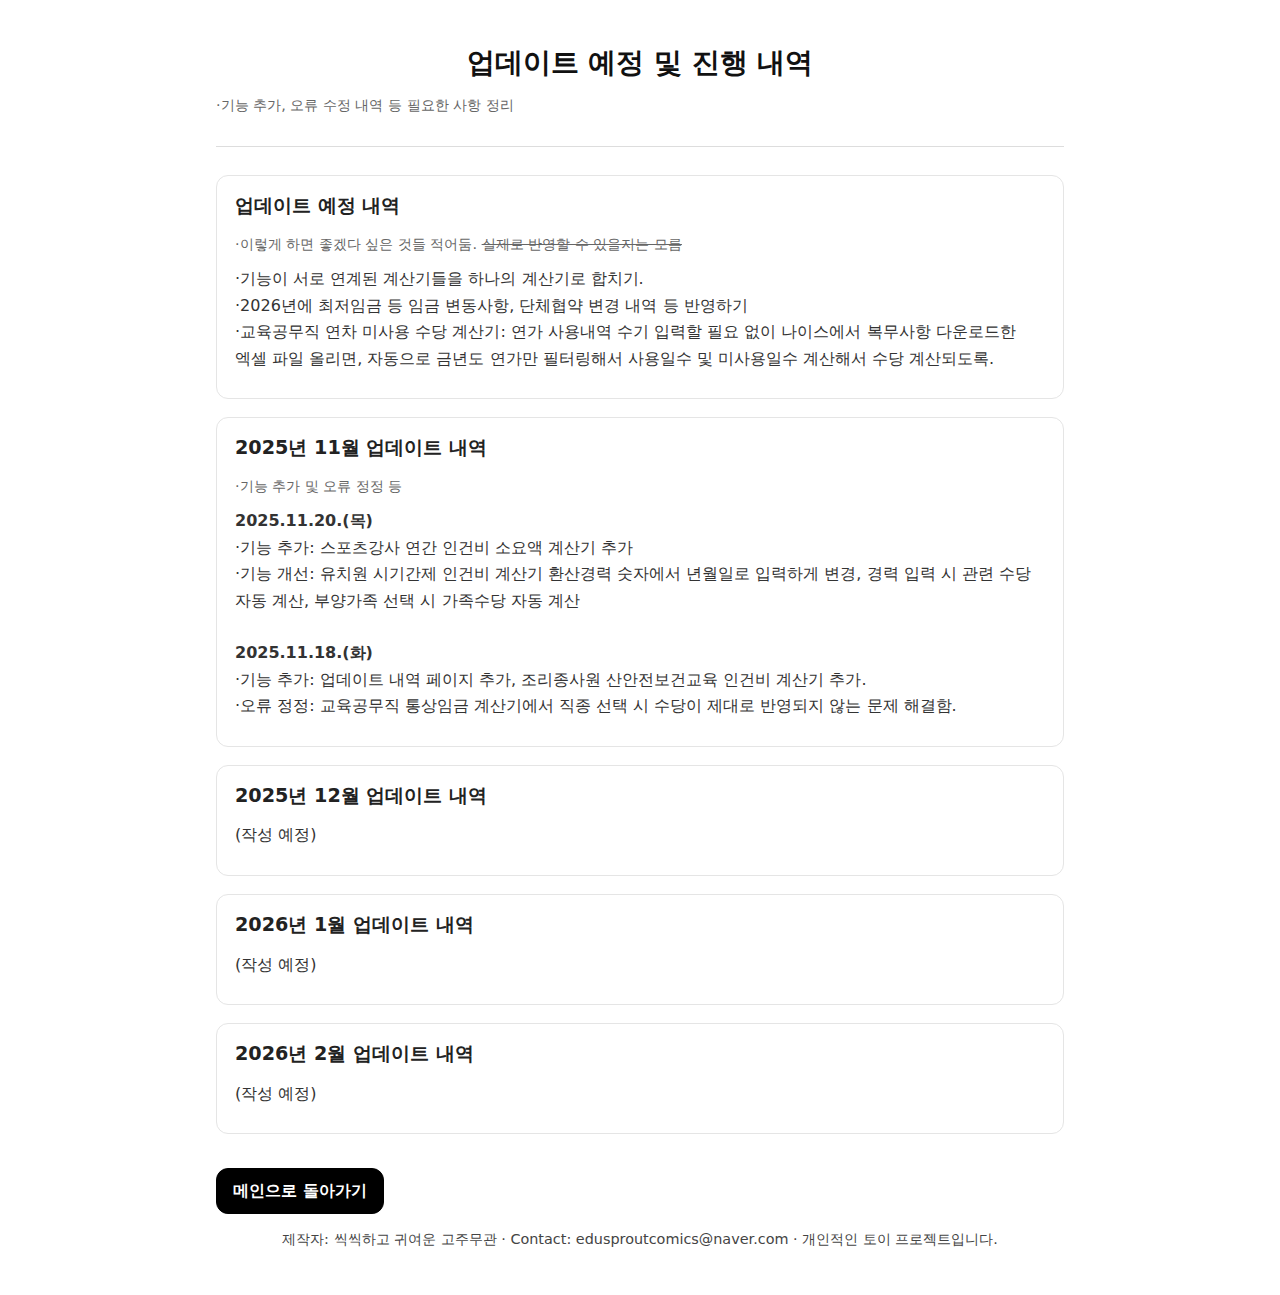
<file: changelog/index.html>
<!doctype html>
<html lang="ko">
<head>
  <meta charset="utf-8" />
  <meta name="viewport" content="width=device-width, initial-scale=1" />
  <title>업데이트 진행 내역 및 예정 내역</title>
  <link rel="icon" href="/static/favicon.ico" />
  <link rel="stylesheet" href="/static/style.css" />
  <style>
    body{
      color:#111;
      background:#fff;
      font-family:system-ui,-apple-system,"Segoe UI",Roboto,"Helvetica Neue",Arial,
      "Apple SD Gothic Neo","Noto Sans KR","맑은 고딕",sans-serif;
    }

    main{
      max-width:880px;
      margin:0 auto;
      padding:24px 16px; 
    }

    .section{
      border:1px solid #e5e5e5;
      border-radius:12px;
      padding:16px 18px;
      margin:18px 0; 
    }

    h1{
      font-size:1.75rem;
      margin:18px 0 8px;
      text-align:center; /* 중앙 정렬 */
    }

    h2{
      font-size:1.2rem;
      margin:0 0 12px;
      color:#222;
    }

    p{
      line-height:1.65;
      margin:10px 0;
      color:#333;
    }

    .muted{
      color:#666;
      font-size:0.9rem;
    }

    a.btn{
      display:inline-block;
      margin-top:16px;
      padding:10px 16px;
      border:1px solid #222;
      border-radius:12px;
      text-decoration:none;
      color:#111;
      font-weight:600;
    }

    footer{
      margin:40px 0 20px;
      color:#333;
      font-size:0.9rem;
    }

    hr{
      border:none;
      border-top:1px solid #ddd;
      margin:28px 0;
    }
  </style>
</head>

<body>
  <main>
    <h1>업데이트 예정 및 진행 내역</h1>
    <p class="muted">·기능 추가, 오류 수정 내역 등 필요한 사항 정리</p>
    <hr />

    <section class="section">
      <h2>업데이트 예정 내역</h2>
      <p class="muted">
        ·이렇게 하면 좋겠다 싶은 것들 적어둠. <s>실제로 반영할 수 있을지는 모름</s>
      </p>

      <p>
        ·기능이 서로 연계된 계산기들을 하나의 계산기로 합치기. <br />
        ·2026년에 최저임금 등 임금 변동사항, 단체협약 변경 내역 등 반영하기 <br/>
        ·교육공무직 연차 미사용 수당 계산기: 연가 사용내역 수기 입력할 필요 없이
        나이스에서 복무사항 다운로드한 엑셀 파일 올리면, 자동으로 금년도 연가만
        필터링해서 사용일수 및 미사용일수 계산해서 수당 계산되도록. <br/>
      </p>
    </section>

    <section class="section">
      <h2>2025년 11월 업데이트 내역</h2>
      <p class="muted">·기능 추가 및 오류 정정 등</p>

      <p>
        <b>2025.11.20.(목)</b> <br />
        ·기능 추가: 스포츠강사 연간 인건비 소요액 계산기 추가 <br />
        ·기능 개선: 유치원 시기간제 인건비 계산기 환산경력 숫자에서 년월일로 입력하게 변경, 경력 입력 시 관련 수당 자동 계산, 부양가족 선택 시 가족수당 자동 계산 <br />
        <br />
        
        <b>2025.11.18.(화)</b> <br />
        ·기능 추가: 업데이트 내역 페이지 추가, 조리종사원 산안전보건교육 인건비 계산기 추가. <br />
        ·오류 정정: 교육공무직 통상임금 계산기에서 직종 선택 시
        수당이 제대로 반영되지 않는 문제 해결함. 
      </p>
    </section>

    <section class="section">
      <h2>2025년 12월 업데이트 내역</h2>
      <p>(작성 예정)</p>
    </section>

    <section class="section">
      <h2>2026년 1월 업데이트 내역</h2>
      <p>(작성 예정)</p>
    </section>

    <section class="section">
      <h2>2026년 2월 업데이트 내역</h2>
      <p>(작성 예정)</p>
    </section>

    <a href="/" class="btn">메인으로 돌아가기</a>

    <footer style="text-align:center; margin-top:15px; color:#444;">
      제작자: 씩씩하고 귀여운 고주무관 · Contact: edusproutcomics@naver.com · 개인적인 토이 프로젝트입니다.
    </footer>
  </main>
</body>
</html>
</file>
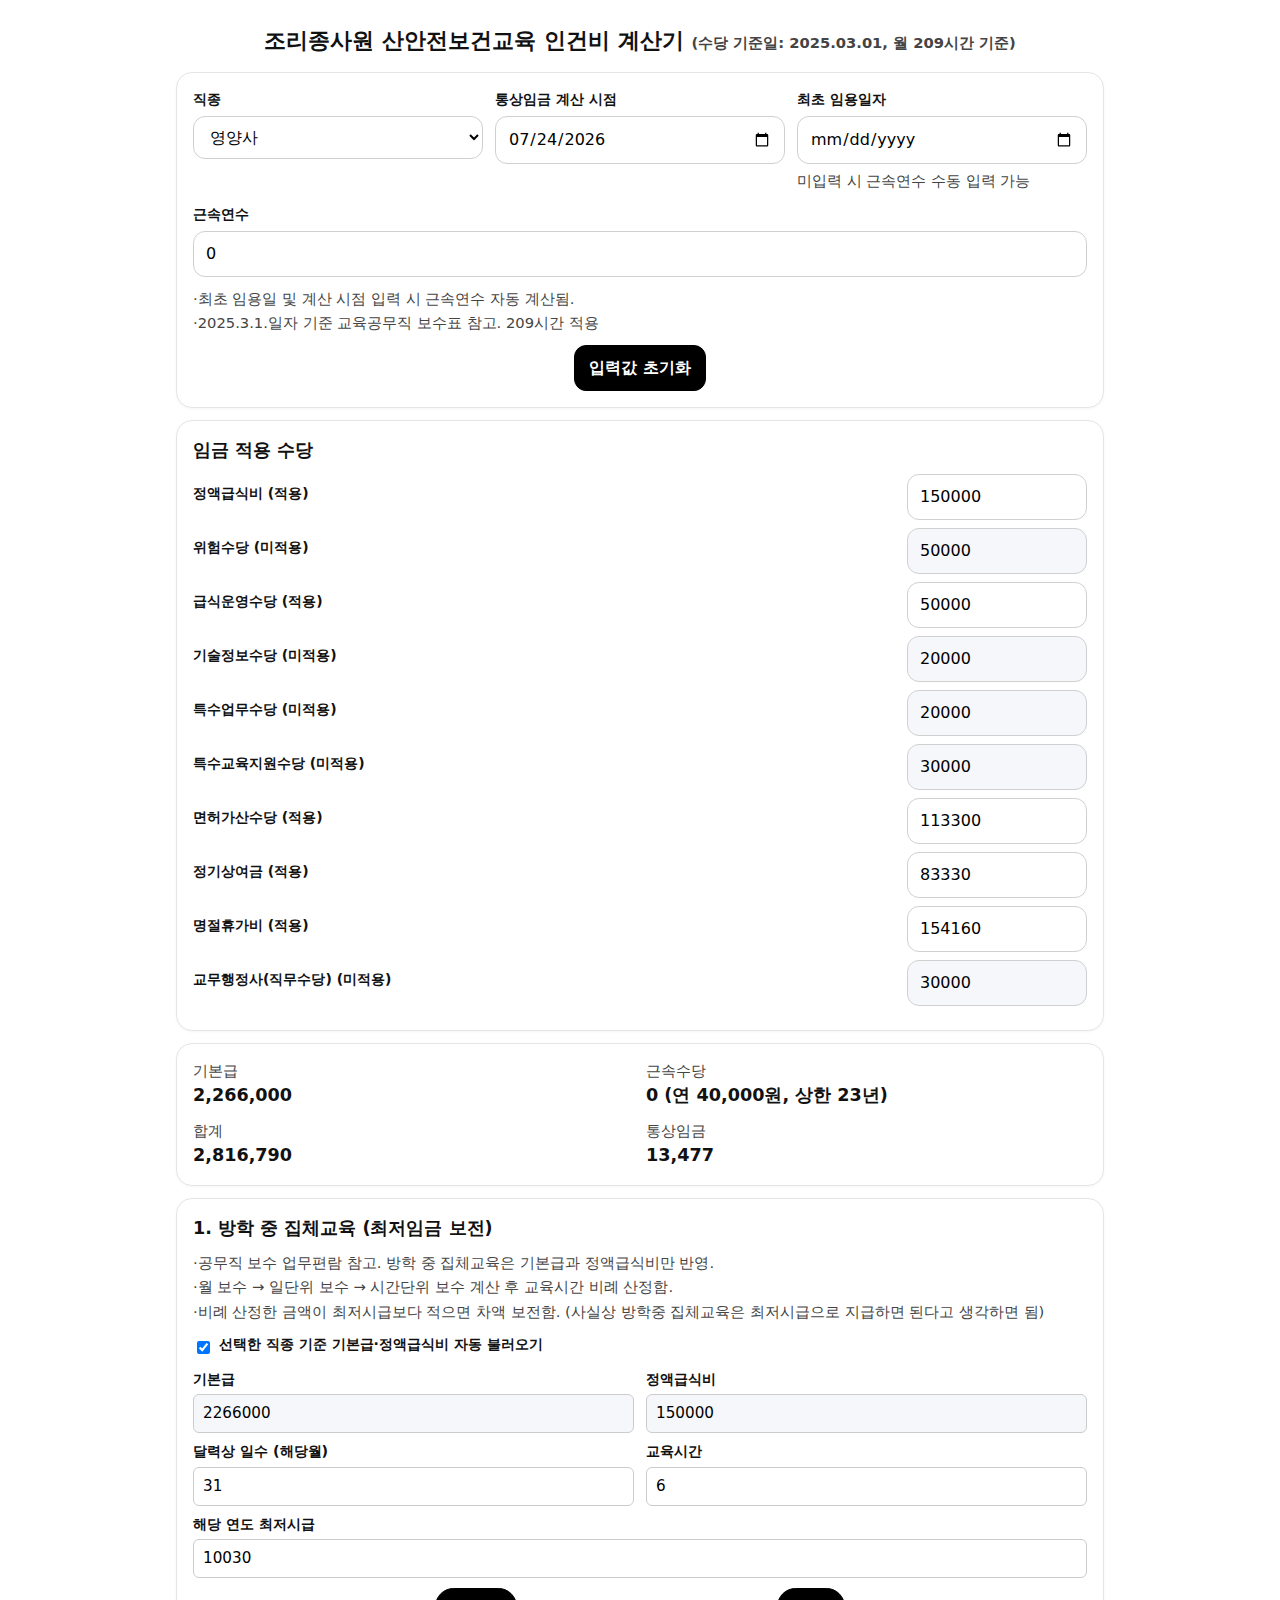
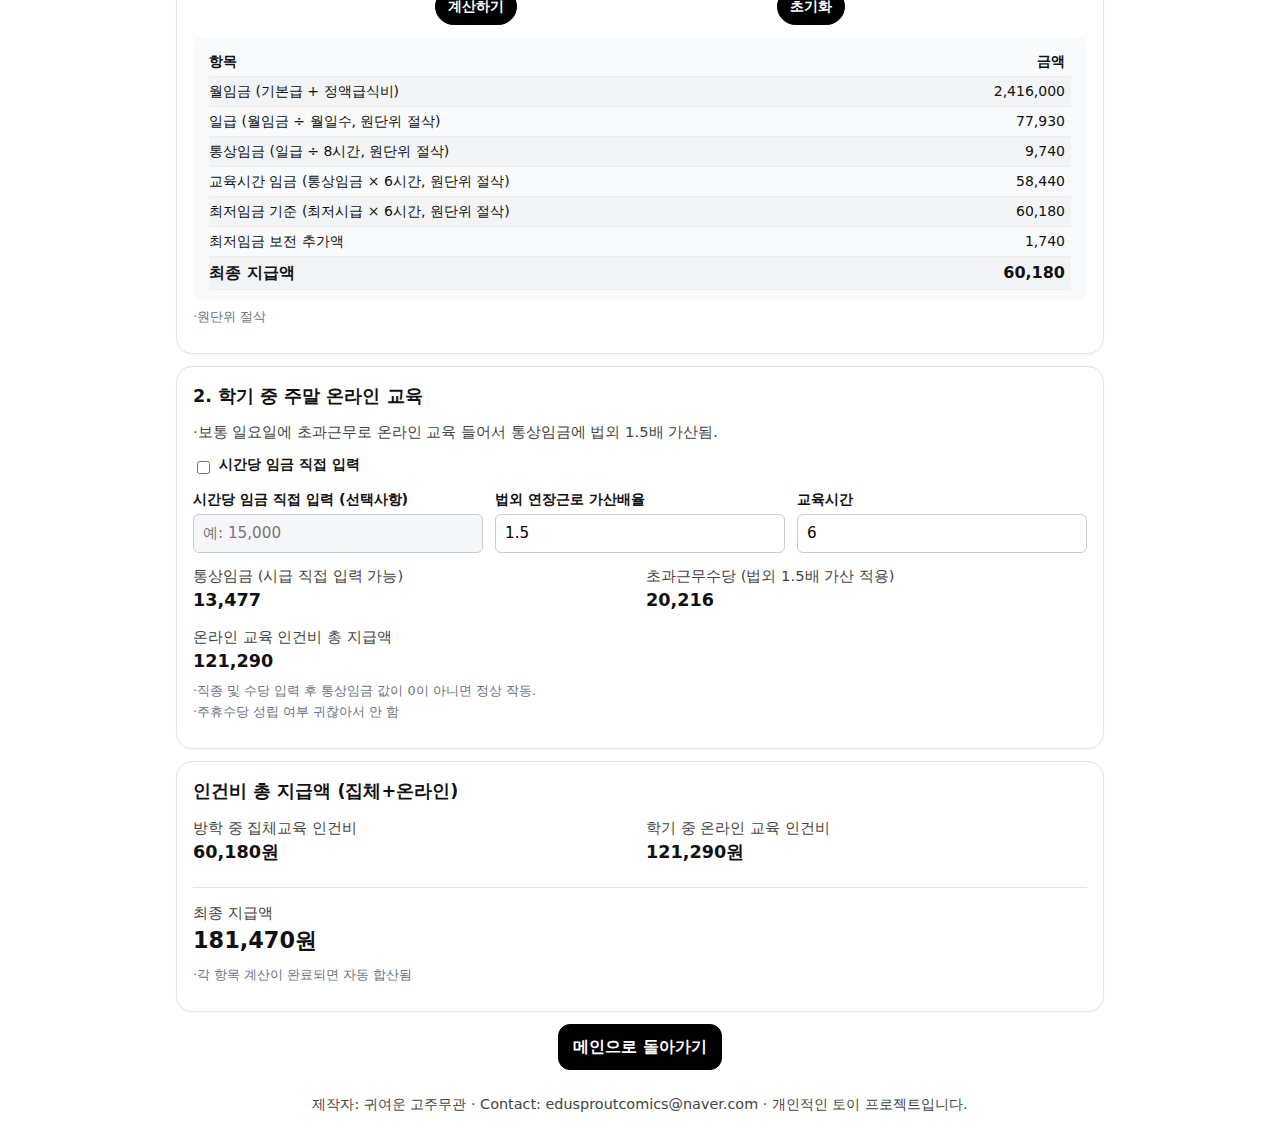
<file: cook-industrial-safety-education-pay/index.html>
<!doctype html>
<html lang="ko">
<head>
  <meta charset="utf-8" />
  <meta name="viewport" content="width=device-width, initial-scale=1" />
  <title>조리종사원 산안전보건교육 인건비 계산기</title>
  <link rel="stylesheet" href="/static/style.css">



<style>
    body{
      font-family:system-ui,-apple-system,Segoe UI,Roboto,'Noto Sans KR',sans-serif;
      color:#111;
      background:#fff;
      margin:0;
    }
    .wrap{max-width:960px;margin:24px auto;padding:0 16px}
    h1{font-size:1.4rem;margin:8px 0 14px}
    .card{
      border:1px solid #e5e5e5;
      border-radius:16px;
      padding:16px;
      margin:12px 0;
      background:#fff;
    }

    /* 결과 표표 */
    .result{
      margin-top:12px;
      padding:10px 16px;
      background:#f9fafb;
      border-radius:8px;
      font-size:0.9rem;
      overflow-x:auto; /* 스크롤 제거 */
    }
    .result table{
      width:100%;
      box-sizing:border-box;
      border-collapse:separate;
      border-spacing:0;
      font-size:0.9rem;

      table-layout:fixed; /* 가로폭 고정 */
      word-break:keep-all; /* 줄바꿈 */
    }
    .result th,
    .result td{
      padding:4px 6px;
      text-align:right;
      white-space:normal;  /* 자동 줄바꿈 */
    }
    .result th:first-child,
    .result td:first-child{
      text-align:left;
      padding-left:0;
    }
    .result tr:nth-child(even){background:#f3f4f6}
    .result-strong{font-weight:700;font-size:1rem}
    .note{margin-top:6px;font-size:0.8rem;color:#6b7280}

    .row{display:flex;gap:12px;flex-wrap:wrap}
    .col{flex:1 1 240px;min-width:240px}
    label{display:block;font-weight:600;margin-bottom:6px}
    select,input[type=number],input[type=date]{
      width:100%;
      padding:10px 12px;
      border:1px solid #d0d0d0;
      border-radius:12px;
      font-size:1rem;
      box-sizing:border-box;
    }
    .allow-row{
      display:grid;
      grid-template-columns:1fr 180px;
      align-items:center;
      gap:10px;
      margin:8px 0;
    }
    .allow-row input{max-width:180px}
    .muted{color:#444;font-size:.92rem}
    .grid2{display:grid;grid-template-columns:1fr 1fr;gap:12px}
    .out{font-size:1.1rem;font-weight:700}
    .btns{display:flex;gap:8px;flex-wrap:wrap;margin-top:8px}
    a.btn,button.btn{
      display:inline-block;
      padding:10px 14px;
      border:1px solid #222;
      border-radius:12px;
      color:#111;
      text-decoration:none;
      font-weight:700;
      background:#fff;
      cursor:pointer;
    }
    footer{text-align:center;margin:24px 0;color:#444}
    .disabled{background:#fafafa;color:#777}

    /* 산안전보건교육 카드 전용 */
    .sub-title{font-size:1.1rem;margin:0 0 8px}
    .field-row{display:flex;flex-wrap:wrap;gap:12px;margin-top:8px}
    .field{flex:1 1 200px;min-width:200px}
    .field label{font-size:0.9rem;margin-bottom:4px}
    .field input{
      width:100%;
      padding:7px 9px;
      font-size:0.95rem;
      border:1px solid #ccc;
      border-radius:6px;
      box-sizing:border-box;
    }
    .btn-row{
      margin-top:10px;
      display:flex;
      flex-wrap:wrap;
      gap:8px;
    }
    .btn.small{padding:7px 12px;font-size:0.88rem;border-radius:999px}
    .btn.secondary{background:#f3f4f6;color:#111;border-color:#d1d5db}

    .inline-toggle{
      display:flex;
      align-items:center;
      gap:6px;
      font-size:0.85rem;
      margin-top:6px;
    }

    @media (max-width:600px){
      .card{border-radius:12px;padding:14px 12px}
    }
</style>



  
</head>
<body>
  <div class="wrap">
    <h1>
      조리종사원 산안전보건교육 인건비 계산기
      <span id="note" class="muted"></span>
    </h1>

    <!-- 통상임금 계산 블록 -->
    <div class="card">
      <div class="row">
        <div class="col">
          <label>직종</label>
          <select id="job"></select>
        </div>
        <div class="col">
          <label>통상임금 계산 시점</label>
          <input id="calcDate" type="date" />
        </div>
        <div class="col">
          <label>최초 임용일자</label>
          <input id="startDate" type="date" />
          <div class="muted" id="yearsMode" style="margin-top:6px;"></div>
        </div>
        <div class="col">
          <label>근속연수</label>
          <input id="years" type="number" min="0" step="1" value="0" />
        </div>
      </div>
      <p class="muted">
        ·최초 임용일 및 계산 시점 입력 시 근속연수 자동 계산됨.<br/>
        ·2025.3.1.일자 기준 교육공무직 보수표 참고. 209시간 적용 
      </p>
      <div class="btns">
        <button class="btn" id="resetBtn" type="button">입력값 초기화</button>
      </div>
    </div>

    <div class="card">
      <h2 style="font-size:1.1rem;margin:0 0 10px">임금 적용 수당</h2>
      <div id="allowBox"></div>
    </div>

    <div class="card grid2">
      <div>
        <div class="muted">기본급</div>
        <div class="out" id="outBase">-</div>
      </div>
      <div>
        <div class="muted">근속수당</div>
        <div class="out" id="outTenure">-</div>
      </div>
      <div>
        <div class="muted">합계</div>
        <div class="out" id="outSum">-</div>
      </div>
      <div>
        <div class="muted">통상임금</div>
        <div class="out" id="outHourly">-</div>
      </div>
    </div>

    <!-- 1. 방학 중 집체교육 -->
    <div class="card">
      <h2 class="sub-title">1. 방학 중 집체교육 (최저임금 보전)</h2>
      <p class="muted">
        ·공무직 보수 업무편람 참고. 방학 중 집체교육은 기본급과 정액급식비만 반영.<br/>
        ·월 보수 → 일단위 보수 → 시간단위 보수 계산 후 교육시간 비례 산정함.<br/>
        ·비례 산정한 금액이 최저시급보다 적으면 차액 보전함. (사실상 방학중 집체교육은 최저시급으로 지급하면 된다고 생각하면 됨)
      </p>

      <div class="inline-toggle">
        <input type="checkbox" id="vacAuto" checked />
        <label for="vacAuto">선택한 직종 기준 기본급·정액급식비 자동 불러오기</label>
      </div>

      <div class="field-row">
        <div class="field">
          <label for="vacBasic">기본급</label>
          <input id="vacBasic" type="number" placeholder="예: 2,069,600" />
        </div>
        <div class="field">
          <label for="vacMeal">정액급식비</label>
          <input id="vacMeal" type="number" value="150000" />
        </div>
      </div>

      <div class="field-row">
        <div class="field">
          <label for="vacDays">달력상 일수 (해당월)</label>
          <input id="vacDays" type="number" value="31" />
        </div>
        <div class="field">
          <label for="vacEduHours">교육시간</label>
          <input id="vacEduHours" type="number" step="0.5" value="6" />
        </div>
      </div>

      <div class="field-row">
        <div class="field">
          <label for="vacMinWage">해당 연도 최저시급</label>
          <input id="vacMinWage" type="number" value="10030" />
        </div>
      </div>

      <div class="btn-row">
        <button type="button" class="btn small" id="vacCalcBtn">계산하기</button>
        <button type="button" class="btn small secondary" id="vacResetBtn">초기화</button>
      </div>

      <div id="vacResult" class="result" style="display:none;"></div>

      <p class="note">
        ·원단위 절삭
      </p>
    </div>

    <!-- 2. 학기 중 주말 온라인 교육 -->
    <div class="card">
      <h2 class="sub-title">2. 학기 중 주말 온라인 교육</h2>
      <p class="muted">
        ·보통 일요일에 초과근무로 온라인 교육 들어서 통상임금에 법외 1.5배 가산됨.<br/>
      </p>

      <div class="inline-toggle">
        <input type="checkbox" id="eduUseManual" />
        <label for="eduUseManual">시간당 임금 직접 입력</label>
      </div>

      <div class="field-row">
        <div class="field">
          <label for="eduManualHourly">시간당 임금 직접 입력 (선택사항)</label>
          <input id="eduManualHourly" type="number" placeholder="예: 15,000" disabled />
        </div>
        <div class="field">
          <label for="eduMultiplier">법외 연장근로 가산배율</label>
          <input id="eduMultiplier" type="number" step="0.1" value="1.5" />
        </div>
        <div class="field">
          <label for="eduHours">교육시간</label>
          <input id="eduHours" type="number" step="0.5" value="6" />
        </div>
      </div>

      <div class="grid2" style="margin-top:12px">
        <div>
          <div class="muted">통상임금 (시급 직접 입력 가능)</div>
          <div class="out" id="outEduBaseHourly">-</div>
        </div>
        <div>
          <div class="muted">초과근무수당 (법외 1.5배 가산 적용)</div>
          <div class="out" id="outEduOverHourly">-</div>
        </div>
        <div>
          <div class="muted">온라인 교육 인건비 총 지급액</div>
          <div class="out" id="outEduAmount">-</div>
        </div>
      </div>

      <p class="note">
        ·직종 및 수당 입력 후 통상임금 값이 0이 아니면 정상 작동.<br/>
        ·주휴수당 성립 여부 귀찮아서 안 함
      </p>
    </div>

    


    <!-- 3. 최종 합계 -->
<div class="card" id="finalCard">
  <h2 class="sub-title">인건비 총 지급액 (집체+온라인)</h2>

  <div class="grid2" style="margin-top:12px">
    <div>
      <div class="muted">방학 중 집체교육 인건비</div>
      <div class="out" id="outVacFinal">-</div>
    </div>
    <div>
      <div class="muted">학기 중 온라인 교육 인건비</div>
      <div class="out" id="outOnlineFinal">-</div>
    </div>

    <div style="grid-column:1/3; margin-top:10px; padding-top:14px; border-top:1px solid #e5e5e5;">
      <div class="muted">최종 지급액</div>
      <div class="out" id="outTotalFinal" style="font-size:1.4rem; font-weight:800">-</div>
    </div>
  </div>

  <p class="note">·각 항목 계산이 완료되면 자동 합산됨</p>
</div>

    
    <div class="btns">
      <a class="btn" href="/">메인으로 돌아가기</a>
    </div>

    <footer>
      제작자: 귀여운 고주무관 · Contact: edusproutcomics@naver.com · 개인적인 토이 프로젝트입니다.
    </footer>
  </div>

  <script src="app.js"></script>
</body>
</html>
</file>
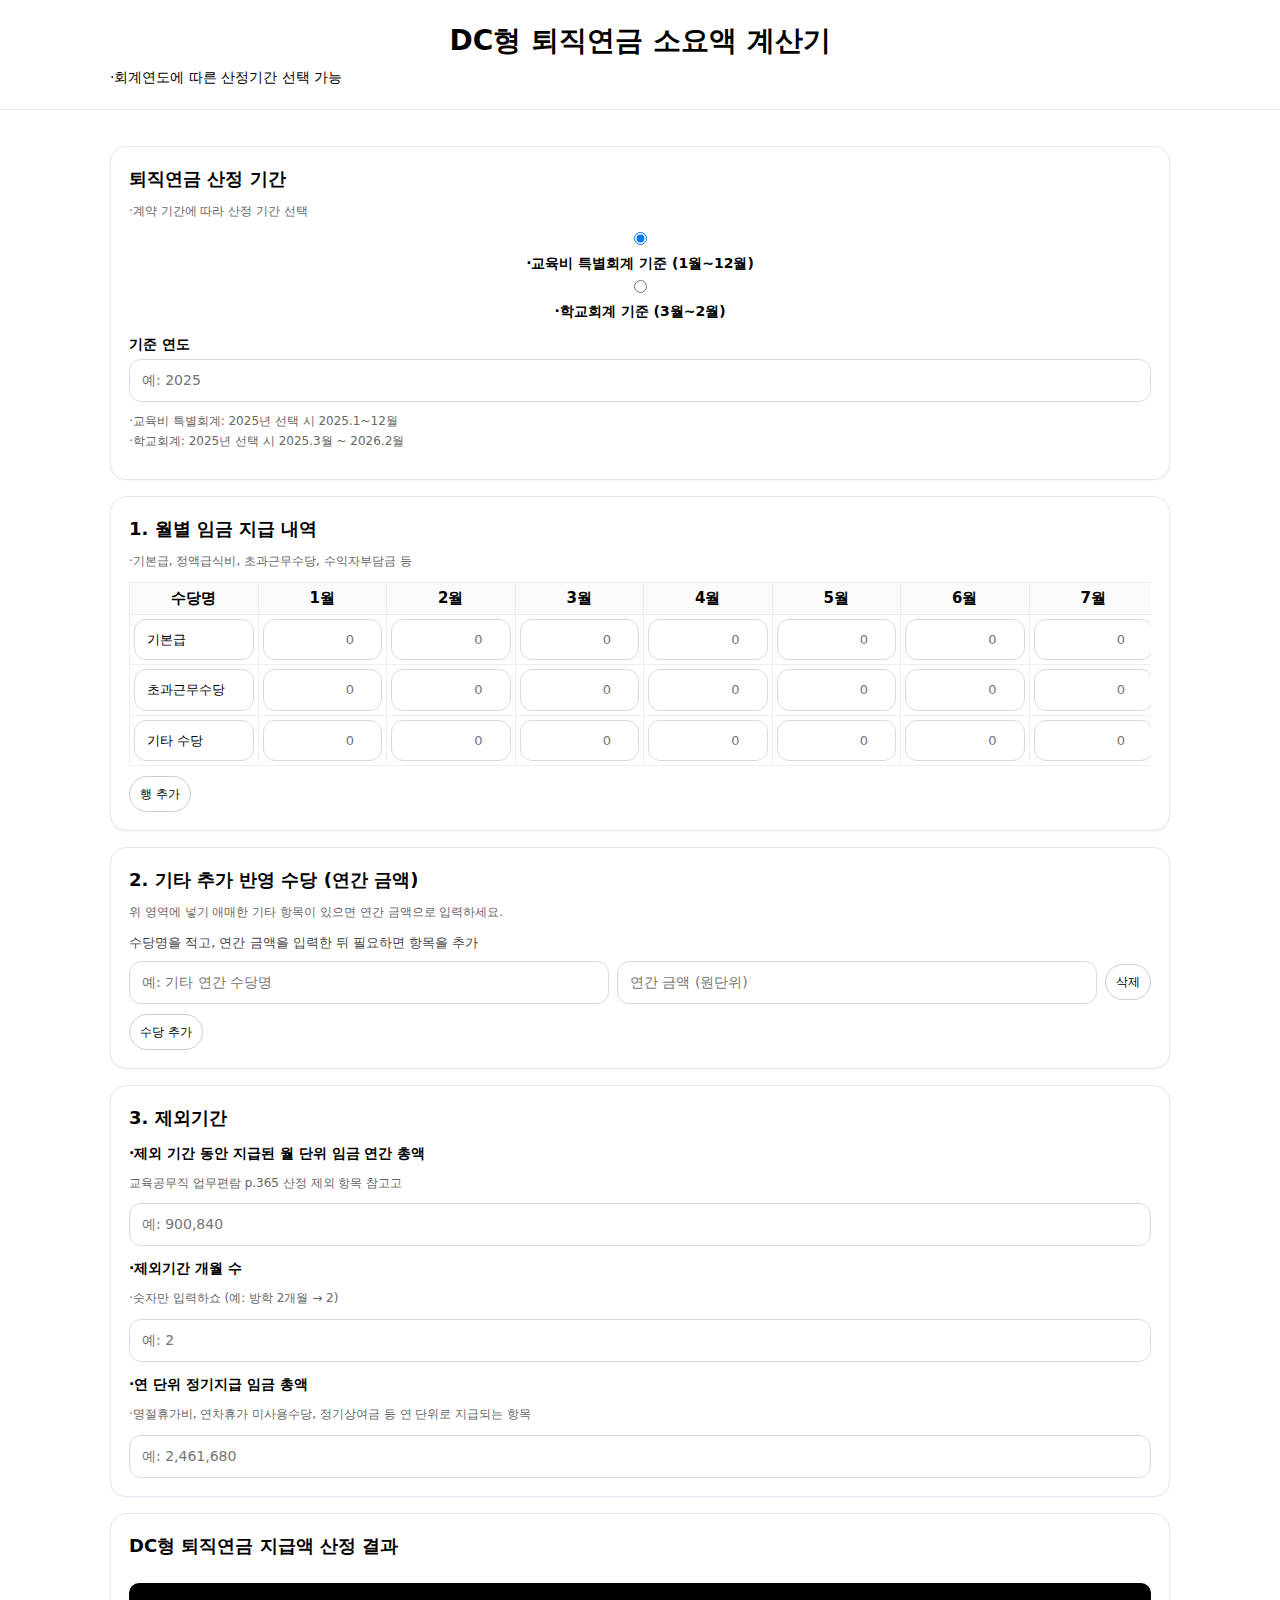
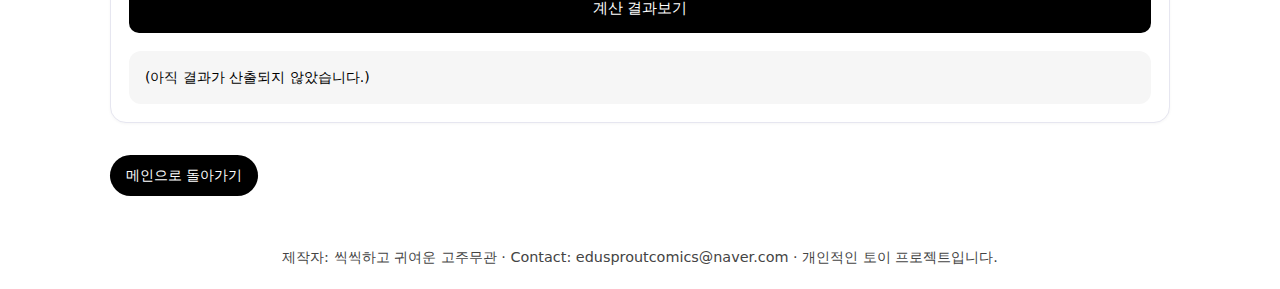
<file: dc-retirement/index.html>
<!doctype html>
<html lang="ko">
<head>
  <meta charset="utf-8" />
  <meta name="viewport" content="width=device-width, initial-scale=1" />
  <title>DC형 퇴직연금 소요액 계산기</title>
  <link rel="stylesheet" href="/static/style.css" />

  <style>
    .page-title {
      margin: 12px 0 16px;
      font-size: 24px;
      font-weight: 700;
    }

    .btn-main {
      display:inline-block;
      padding:10px 16px;
      border-radius:999px;
      border:none;
      background:#000;
      color:#fff;
      font-size:14px;
      text-decoration:none;
      margin-bottom:16px;
    }

    .btn-main.bottom {
      margin-top:16px;
    }

    .field-label {
      display:block;
      margin-top:12px;
      margin-bottom:4px;
      font-weight:600;
      font-size:14px;
    }

    .field-hint {
      font-size:12px;
      color:#666;
    }

    .text-input,
    .number-input {
      width:100%;
      padding:10px;
      border-radius:8px;
      border:1px solid #ddd;
      font-size:14px;
      box-sizing:border-box;
    }

    .btn-primary {
      width:100%;
      padding:14px;
      margin-top:16px;
      border:none;
      border-radius:10px;
      background:#000;
      color:#fff;
      font-size:15px;
      cursor:pointer;
    }

    .result-box {
      margin-top:18px;
      padding:16px;
      border-radius:12px;
      background:#f6f6f6;
      font-size:14px;
    }

    .card h2{
      margin:0 0 8px;
      font-size:18px;
    }

    /* 산정기간 라디오 */

    .period-options {
      display:flex;
      flex-direction:column;
      gap:6px;
      margin-top:8px;
      font-size:14px;
    }

    .period-options label{
      display:flex;
      align-items:center;
      gap:8px;
    }

    .period-options input[type="radio"]{
      margin:0;
    }

    /* 월단위 임금 매트릭스 */

    .matrix-wrapper {
      overflow-x:auto; /* 가로 스크롤 */
      margin-top:8px;
    }

    .matrix-table {
      min-width:1800px; 
      border-collapse:collapse;
      border-spacing:0;
      width:100%;
      font-size:13px;
      table-layout:fixed; 
    }

    .matrix-table th,
    .matrix-table td {
      border:1px solid #eee;
      padding:4px;
      text-align:center;
      vertical-align:middle;
      min-width:100px;
    }

    .matrix-table thead th {
      background:#fafafa;
      font-weight:600;
    }

    .matrix-name-input {
      width:100%;
      padding:6px;
      border-radius:6px;
      border:1px solid #ddd;
      box-sizing:border-box;
      font-size:13px;
    }

    .matrix-amount-input {
      width:100%;
      padding:6px 8px;
      border-radius:6px;
      border:1px solid #ddd;
      box-sizing:border-box;
      font-size:13px;
      text-align:right; 
    }

    .matrix-delete-btn {
      padding:4px 8px;
      border-radius:999px;
      border:1px solid #ccc;
      background:#fff;
      font-size:11px;
      cursor:pointer;
      white-space:nowrap;
    }

    .btn-small {
      padding:8px 10px;
      border-radius:999px;
      border:1px solid #ccc;
      background:#fff;
      font-size:12px;
      cursor:pointer;
      white-space:nowrap;
    }

    /* 연단위 수당 리스트 */

    .extra-list-header {
      margin-top:10px;
      font-size:13px;
      color:#444;
    }

    .extra-row {
      display:grid;
      grid-template-columns:2fr 2fr auto;
      gap:8px;
      margin-top:8px;
      align-items:center;
    }

    @media (max-width:600px){
      .extra-row {
        grid-template-columns:1fr;
      }
      .matrix-wrapper {
        margin-top:4px;
      }
    }

  </style>
</head>

<body>
  <header class="site-header">
    <div class="shell">
      <h1 class="page-title">DC형 퇴직연금 소요액 계산기</h1>
      <p class="sub">
        ·회계연도에 따른 산정기간 선택 가능
      </p>
    </div>
  </header>

  <main class="shell">

    <!-- 산정 기간 선택 -->
    <section class="card">
      <h2>퇴직연금 산정 기간</h2>
      <p class="field-hint">
        ·계약 기간에 따라 산정 기간 선택
      </p>

      <div class="period-options">
        <label>
          <input type="radio" name="periodType" value="calendar" checked />
          ·교육비 특별회계 기준 (1월~12월)
        </label>
        <label>
          <input type="radio" name="periodType" value="school" />
          ·학교회계 기준 (3월~2월)
        </label>
      </div>

      <label class="field-label" for="baseYear">
         기준 연도
      </label>
      <input
        type="number"
        id="baseYear"
        class="number-input"
        placeholder="예: 2025"
      />
      <p class="field-hint">
        ·교육비 특별회계: 2025년 선택 시 2025.1~12월<br />
        ·학교회계: 2025년 선택 시 2025.3월 ~ 2026.2월
      </p>
    </section>

    <!-- 월단위 임금 매트릭스 -->
    <section class="card">
      <h2>1. 월별 임금 지급 내역</h2>
      <p class="field-hint">
        ·기본급, 정액급식비, 초과근무수당, 수익자부담금 등<br />
      </p>

      <div class="matrix-wrapper">
        <table class="matrix-table">
          <thead>
            <tr>
              <th style="min-width:130px;">수당명</th>
              <th class="month-header" data-index="0">1월</th>
              <th class="month-header" data-index="1">2월</th>
              <th class="month-header" data-index="2">3월</th>
              <th class="month-header" data-index="3">4월</th>
              <th class="month-header" data-index="4">5월</th>
              <th class="month-header" data-index="5">6월</th>
              <th class="month-header" data-index="6">7월</th>
              <th class="month-header" data-index="7">8월</th>
              <th class="month-header" data-index="8">9월</th>
              <th class="month-header" data-index="9">10월</th>
              <th class="month-header" data-index="10">11월</th>
              <th class="month-header" data-index="11">12월</th>
              <th style="min-width:100px;">삭제</th>
            </tr>
          </thead>
          <tbody id="matrixBody">
          </tbody>
        </table>
      </div>

      <button type="button" id="addMatrixRowBtn" class="btn-small" style="margin-top:10px;">
        행 추가
      </button>
    </section>


    <!-- 기타 추가 수당 (연간 금액) -->
    <section class="card">
      <h2>2. 기타 추가 반영 수당 (연간 금액)</h2>
      <p class="field-hint">
        위 영역에 넣기 애매한 기타 항목이 있으면 연간 금액으로 입력하세요.
      </p>

      <div class="extra-list-header">
        수당명을 적고, 연간 금액을 입력한 뒤 필요하면 항목을 추가
      </div>

      <div id="extraAllowanceList"></div>

      <button type="button" id="addExtraBtn" class="btn-small" style="margin-top:10px;">
        수당 추가
      </button>
    </section>

    
    <!-- 제외기간 및 연 단위 임금 -->
    <section class="card">
      <h2>3. 제외기간</h2>

      <label class="field-label" for="excludedMonthly">
        ·제외 기간 동안 지급된 월 단위 임금 연간 총액
      </label>
      <p class="field-hint">
        교육공무직 업무편람 p.365 산정 제외 항목 참고고
      </p>
      <input
        type="number"
        id="excludedMonthly"
        class="number-input"
        placeholder="예: 900,840"
      />

      <label class="field-label" for="excludedMonths">
        ·제외기간 개월 수
      </label>
      <p class="field-hint">
        ·숫자만 입력하쇼 (예: 방학 2개월 → 2)
      </p>
      <input
        type="number"
        id="excludedMonths"
        class="number-input"
        placeholder="예: 2"
      />

      <label class="field-label" for="yearlyTotal">
        ·연 단위 정기지급 임금 총액
      </label>
      <p class="field-hint">
        ·명절휴가비, 연차휴가 미사용수당, 정기상여금 등 연 단위로 지급되는 항목
      </p>
      <input
        type="number"
        id="yearlyTotal"
        class="number-input"
        placeholder="예: 2,461,680"
      />
    </section>

    
    <!-- 계산 버튼 및 결과 -->
    <section class="card">
      <h2>DC형 퇴직연금 지급액 산정 결과</h2>
      <button type="button" id="calcBtn" class="btn-primary">
        계산 결과보기
      </button>

      <div id="result" class="result-box">
        (아직 결과가 산출되지 않았습니다.)
      </div>
    </section>

    <!-- 메인으로 돌아가기 -->
    <a href="../index.html" class="btn-main bottom">메인으로 돌아가기</a>

  </main>

  <footer style="text-align:center; margin-top:15px; color:#444;">
    제작자: 씩씩하고 귀여운 고주무관 · Contact: edusproutcomics@naver.com · 개인적인 토이 프로젝트입니다.
  </footer>

  <script src="./script.js"></script>
</body>
</html>
</file>
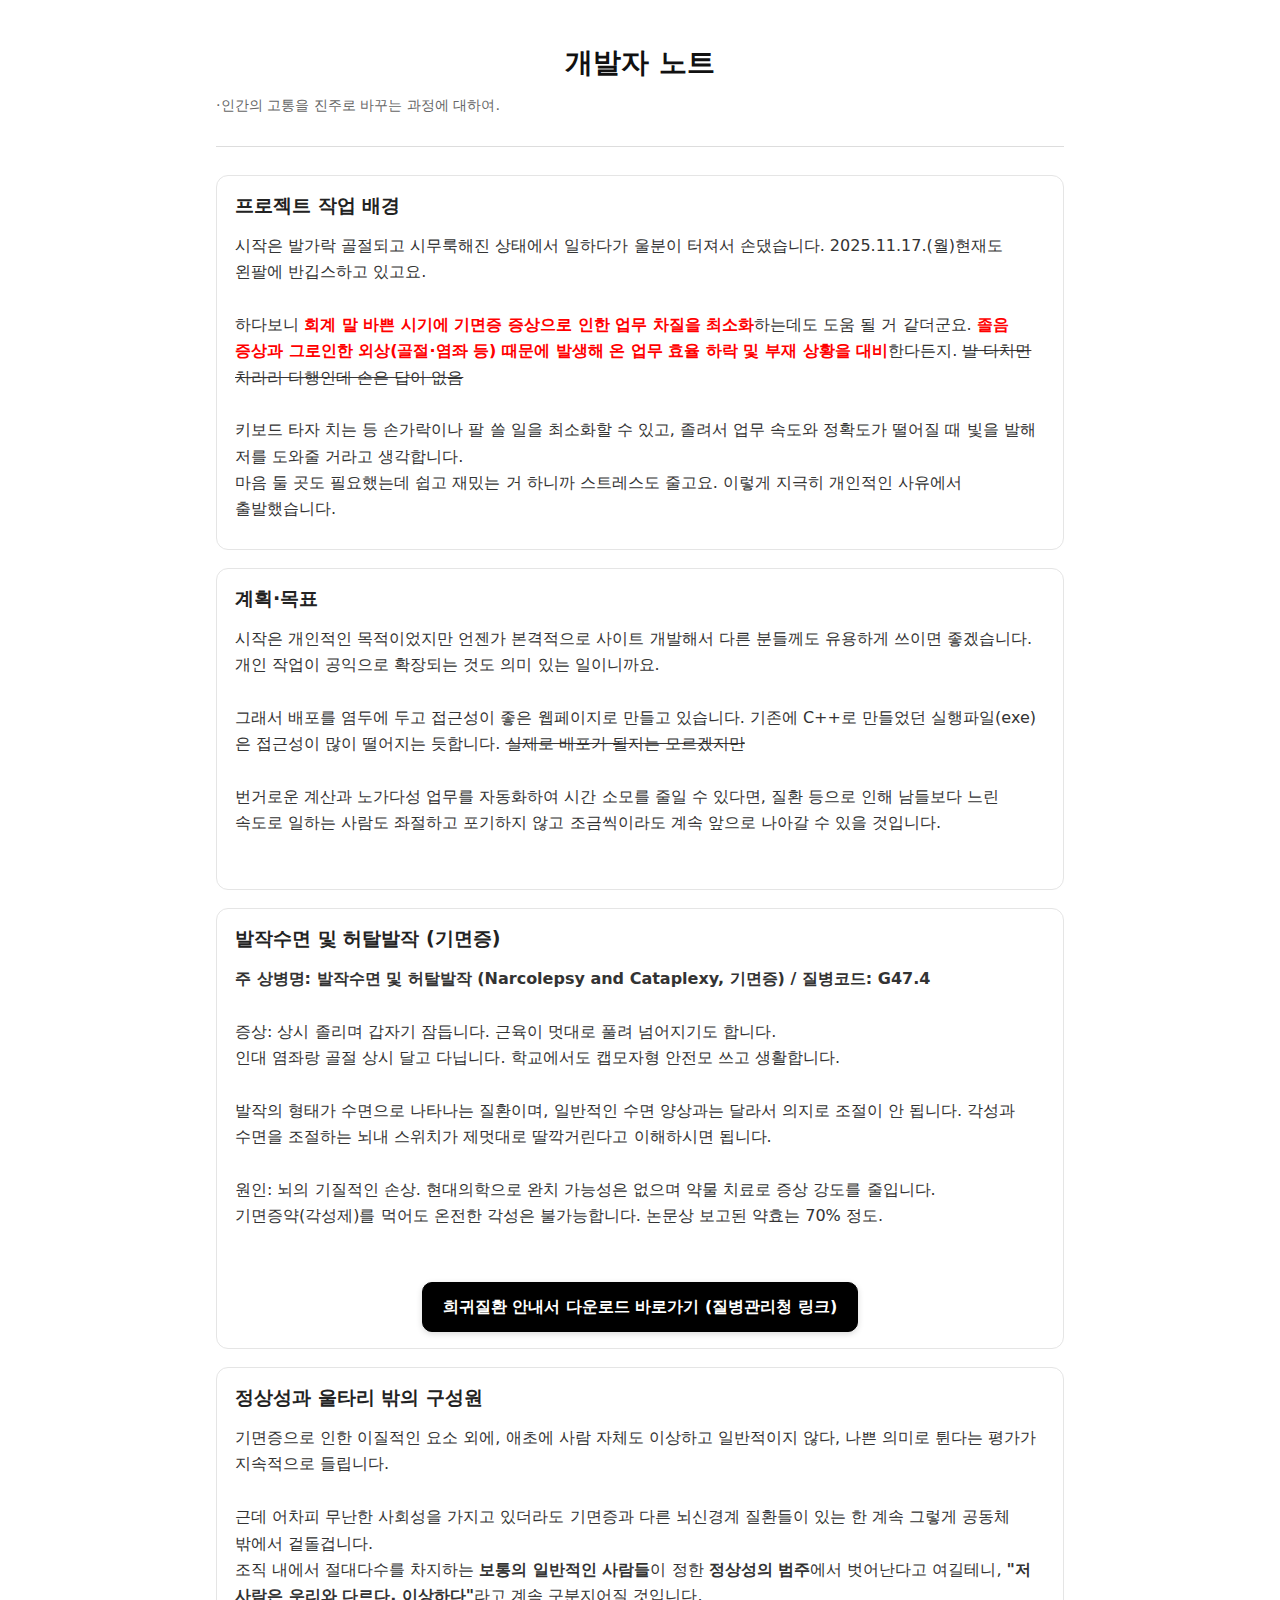
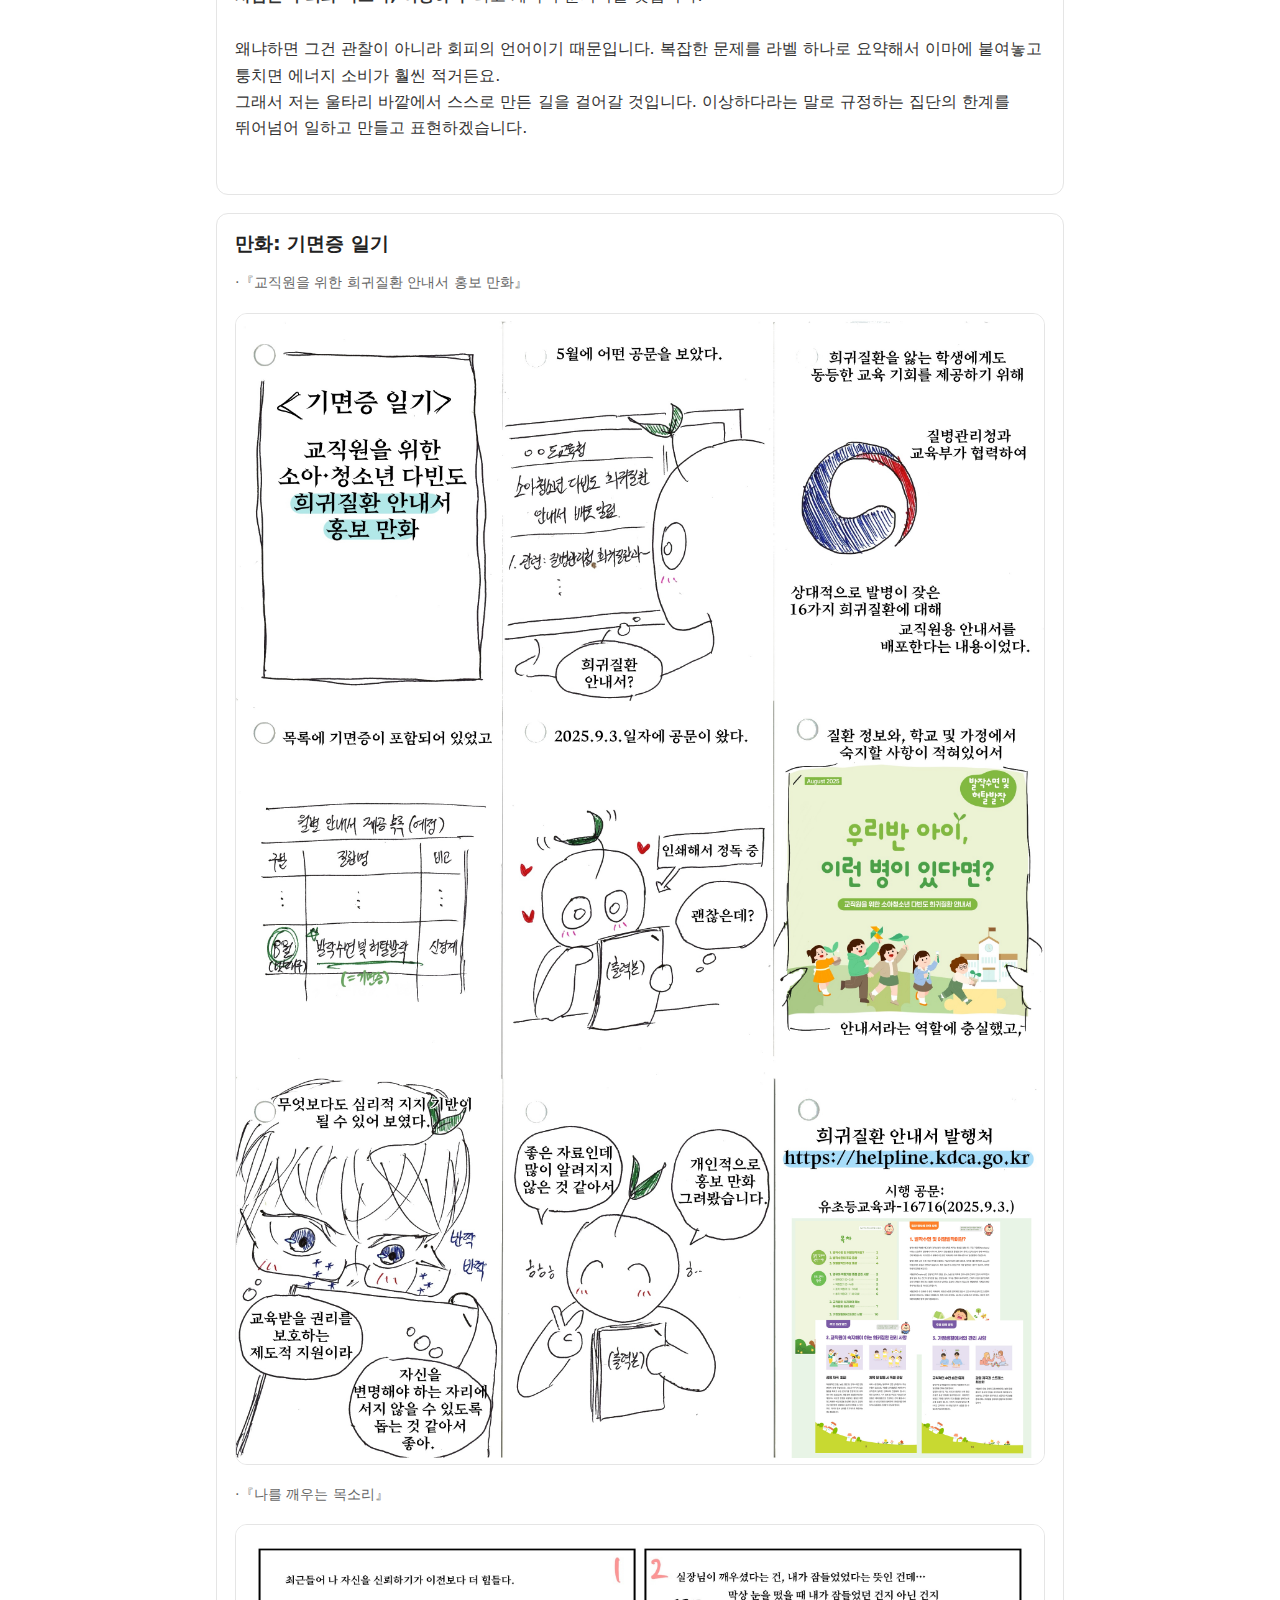
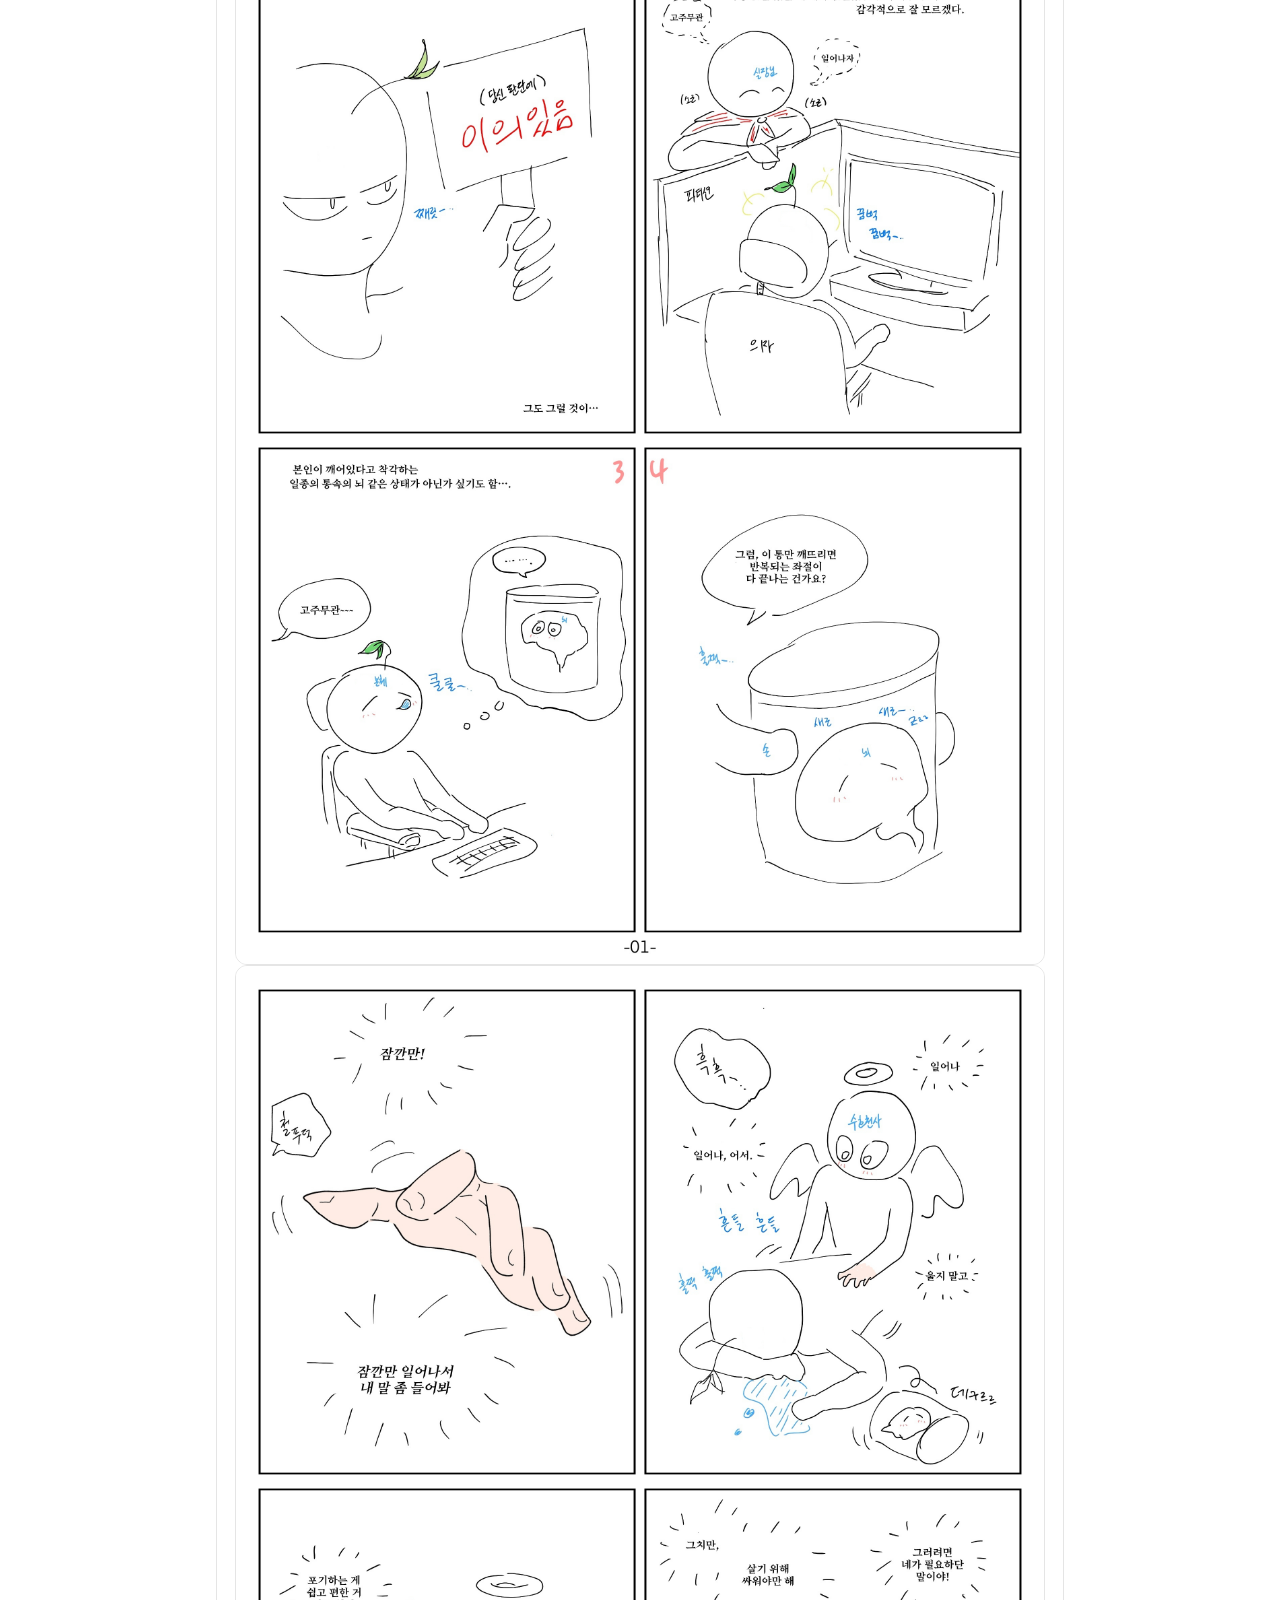
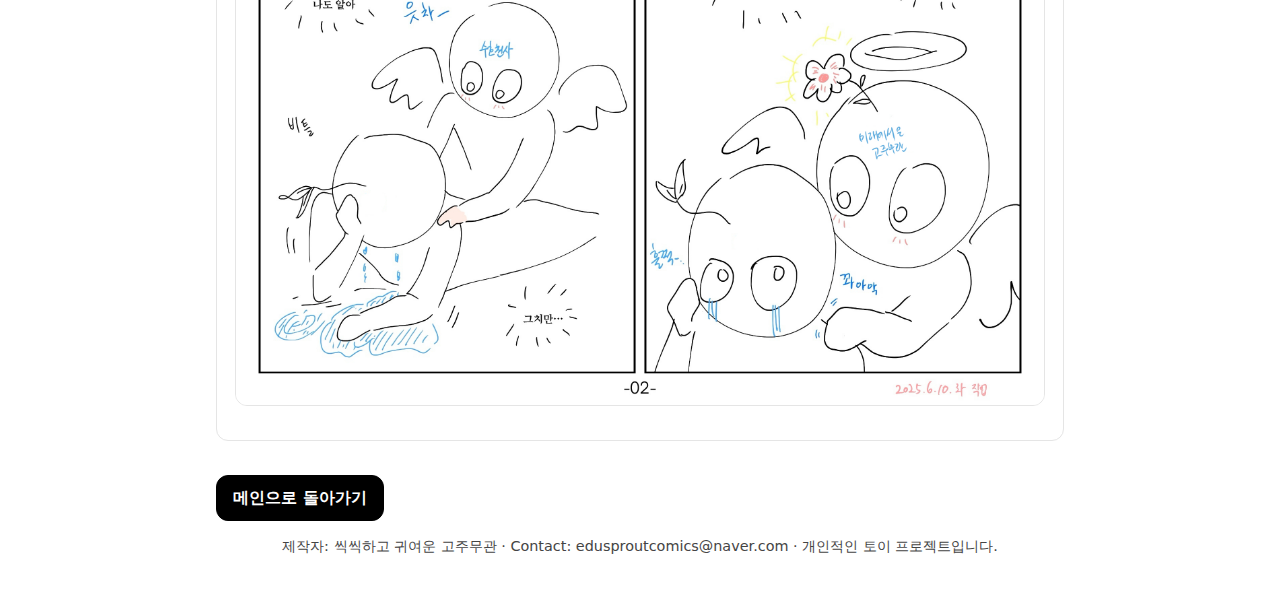
<file: dev-notes/index.html>
<!doctype html>
<html lang="ko">
<head>
  <meta charset="utf-8" />
  <meta name="viewport" content="width=device-width, initial-scale=1" />
  <title>개발자 노트</title>
  <link rel="icon" href="/static/favicon.ico" />
  <link rel="stylesheet" href="/static/style.css" />
  <style>
    body{
      color:#111;
      background:#fff;
      font-family:system-ui,-apple-system,"Segoe UI",Roboto,"Helvetica Neue",Arial,"Apple SD Gothic Neo","Noto Sans KR","맑은 고딕",sans-serif;
    }
    main{
      max-width:880px;
      margin:0 auto;
      padding:24px 16px; /* 메인 index와 동일 */
    }

    /* 섹션 박스 통일 */
    .section{
      border:1px solid #e5e5e5;
      border-radius:12px;
      padding:16px 18px;
      margin:18px 0; /* 메인 index와 동일 */
    }

    h1{font-size:1.75rem;margin:18px 0 8px}
    h2{font-size:1.2rem;margin:0 0 12px;color:#222}
    p{line-height:1.65;margin:10px 0;color:#333}
    .muted{color:#666;font-size:0.9rem}

    a.btn{
      display:inline-block;
      margin-top:16px;
      padding:10px 16px;
      border:1px solid #222;
      border-radius:12px;
      text-decoration:none;
      color:#111;
      font-weight:600;
    }

    footer{margin:40px 0 20px;color:#333;font-size:0.9rem}

    hr{border:none;border-top:1px solid #ddd;margin:28px 0}

    /* 만화 이미지 */
    .comic-wrap{margin-top:8px}
    figure{margin:18px 0}
    .comic{width:100%;height:auto;display:block;border:1px solid #e5e5e5;border-radius:12px}
    figcaption{font-size:0.92rem;color:#444;margin-top:6px}
    .link-row{display:flex;gap:10px;flex-wrap:wrap;margin-top:8px}
  </style>
</head>

<body>
  <main class="container" style="max-width:880px; margin:0 auto; padding:24px 16px;">

    <h1>개발자 노트</h1>
    <p class="muted">·인간의 고통을 진주로 바꾸는 과정에 대하여.</p>
    <hr />

    <section class="section">
      <h2>프로젝트 작업 배경</h2>
      <p>
        시작은 발가락 골절되고 시무룩해진 상태에서 일하다가 울분이 터져서 손댔습니다. 2025.11.17.(월)현재도 왼팔에 반깁스하고 있고요. <br/>
        <br/>
        하다보니 <b><span style="color:red">회계 말 바쁜 시기에 기면증 증상으로 인한 업무 차질을 최소화</span></b>하는데도 도움 될 거 같더군요. 
        <b><span style="color:red">졸음 증상과 그로인한 외상(골절·염좌 등) 때문에 발생해 온 업무 효율 하락 및 부재 상황을 대비</span></b>한다든지. 
        <s>발 다치면 차라리 다행인데 손은 답이 없음</s> <br/>
        <br/>
        키보드 타자 치는 등 손가락이나 팔 쓸 일을 최소화할 수 있고, 졸려서 업무 속도와 정확도가 떨어질 때 빛을 발해 저를 도와줄 거라고 생각합니다. <br/>
        마음 둘 곳도 필요했는데 쉽고 재밌는 거 하니까 스트레스도 줄고요. 이렇게 지극히 개인적인 사유에서 출발했습니다.<br/>
      </p>
    </section>

    <section class="section">
      <h2>계획·목표</h2>
      <p>
        시작은 개인적인 목적이었지만 언젠가 본격적으로 사이트 개발해서 다른 분들께도 유용하게 쓰이면 좋겠습니다.
        개인 작업이 공익으로 확장되는 것도 의미 있는 일이니까요. <br />
        <br />
        그래서 배포를 염두에 두고 접근성이 좋은 웹페이지로 만들고 있습니다. 
        기존에 C++로 만들었던 실행파일(exe)은 접근성이 많이 떨어지는 듯합니다. <s>실제로 배포가 될지는 모르겠지만</s><br />
        <br />
        번거로운 계산과 노가다성 업무를 자동화하여 시간 소모를 줄일 수 있다면,
        질환 등으로 인해 남들보다 느린 속도로 일하는 사람도
        좌절하고 포기하지 않고 조금씩이라도 계속 앞으로 나아갈 수 있을 것입니다. <br /><br />
      </p>
    </section>

    <section class="section">
      <h2>발작수면 및 허탈발작 (기면증)</h2>
      <p>
        <b>주 상병명: 발작수면 및 허탈발작 (Narcolepsy and Cataplexy, 기면증) / 질병코드: G47.4</b><br />
        <br/>
        증상: 상시 졸리며 갑자기 잠듭니다. 근육이 멋대로 풀려 넘어지기도 합니다. <br />
        인대 염좌랑 골절 상시 달고 다닙니다. 학교에서도 캡모자형 안전모 쓰고 생활합니다. <br/>
        <br/>
        
        발작의 형태가 수면으로 나타나는 질환이며, 일반적인 수면 양상과는 달라서 의지로 조절이 안 됩니다. 
        각성과 수면을 조절하는 뇌내 스위치가 제멋대로 딸깍거린다고 이해하시면 됩니다. <br/>
        <br/>
      
        원인: 뇌의 기질적인 손상. 현대의학으로 완치 가능성은 없으며 약물 치료로 증상 강도를 줄입니다. <br />
        기면증약(각성제)를 먹어도 온전한 각성은 불가능합니다. 논문상 보고된 약효는 70% 정도. <br />
        <br />

        <div class="link-row">
          <a class="btn"
            href="https://www.kord.or.kr/bbs/board.php?bo_table=0604&wr_id=207"
            target="_blank" rel="noopener noreferrer"
            style="background:#3b82f6; color:white; border:none; font-weight:600; padding:12px 20px; border-radius:10px; box-shadow:0 2px 6px rgba(0,0,0,0.15);">
             희귀질환 안내서 다운로드 바로가기 (질병관리청 링크)
          </a>
        </div>
      
        </section>


    <section class="section">
      <h2>정상성과 울타리 밖의 구성원</h2>
      <p>
        기면증으로 인한 이질적인 요소 외에, 애초에 사람 자체도 이상하고 일반적이지 않다, 나쁜 의미로 튄다는 평가가 지속적으로 들립니다.<br /> 
        <br />
        근데 어차피 무난한 사회성을 가지고 있더라도 기면증과 다른 뇌신경계 질환들이 있는 한 계속 그렇게 공동체 밖에서 겉돌겁니다. <br /> 
        조직 내에서 절대다수를 차지하는 <b>보통의 일반적인 사람들</b>이 정한 <b>정상성의 범주</b>에서 벗어난다고 여길테니, 
        <b>"저 사람은 우리와 다르다, 이상하다"</b>라고 계속 구분지어질 것입니다. <br /> 
        <br /> 
        왜냐하면 그건 관찰이 아니라 회피의 언어이기 때문입니다. 복잡한 문제를 라벨 하나로 요약해서 이마에 붙여놓고 퉁치면 에너지 소비가 훨씬 적거든요.<br /> 
        그래서 저는 울타리 바깥에서 스스로 만든 길을 걸어갈 것입니다. 이상하다라는 말로 규정하는 집단의 한계를 뛰어넘어 일하고 만들고 표현하겠습니다. <br /> 
        <br /> 
      </p>
      
    </section>

    <section class="section">
      <h2 id="comics">만화: 기면증 일기</h2>
      
      <p class="muted">
        ·『교직원을 위한 희귀질환 안내서 홍보 만화』<br />
      </p>

      <div class="comic-wrap">
        <figure>
          <img class="comic" src="./img/rare-guide-comic.jpg" alt="희귀질환 안내서 홍보 만화" loading="lazy">
        </figure>
      </div>
    
      <p class="muted">
        ·『나를 깨우는 목소리』
      </p>
    <div class="comic-wrap">
      <figure>
        <img class="comic" src="./img/guardian-angel-1.jpg" alt="나를 깨우는 목소리" loading="lazy">
        <img class="comic" src="./img/guardian-angel-2.jpg" alt="나를 깨우는 목소리" loading="lazy">
      </figure>
    </div>
      </section>

    <a href="/" class="btn">메인으로 돌아가기</a>

    <footer style="text-align:center; margin-top:15px; color:#444;">
      제작자: 씩씩하고 귀여운 고주무관 · Contact: edusproutcomics@naver.com · 개인적인 토이 프로젝트입니다.
    </footer>
  </main>
</body>
</html>
</file>
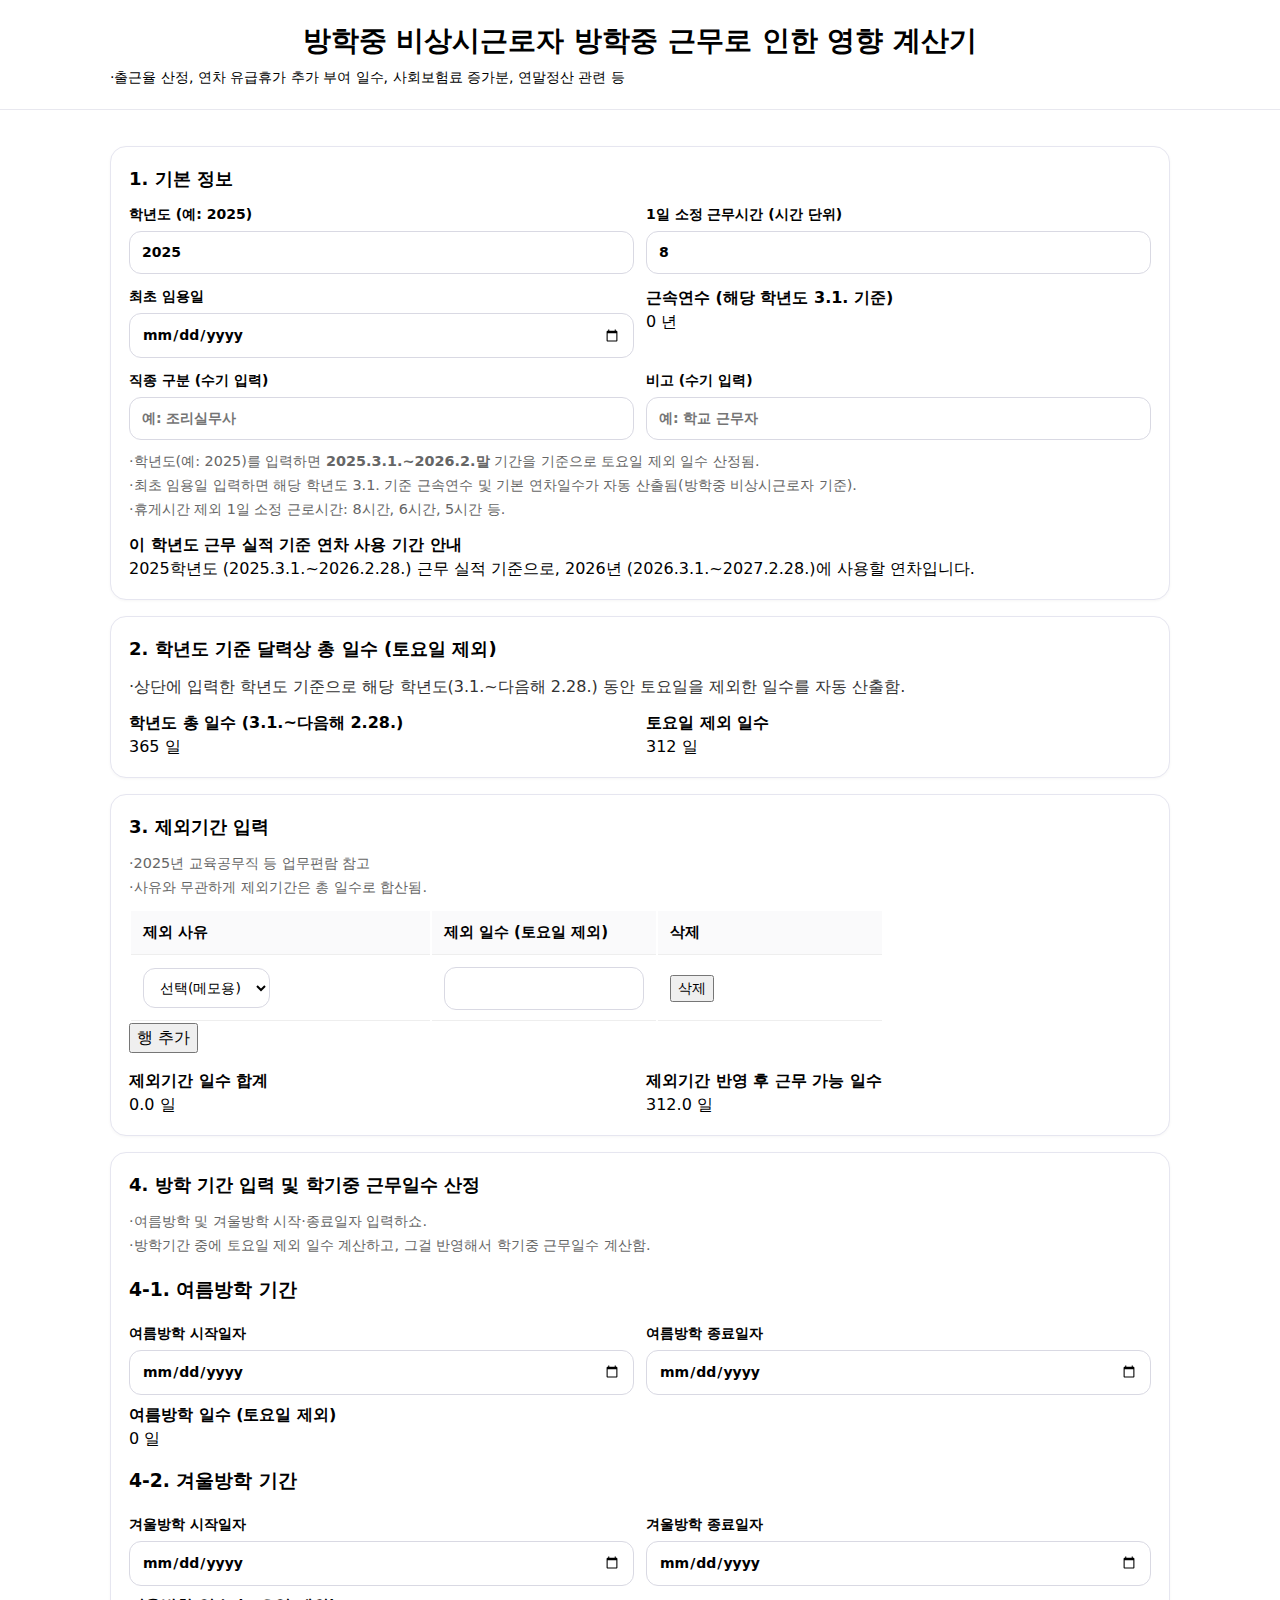
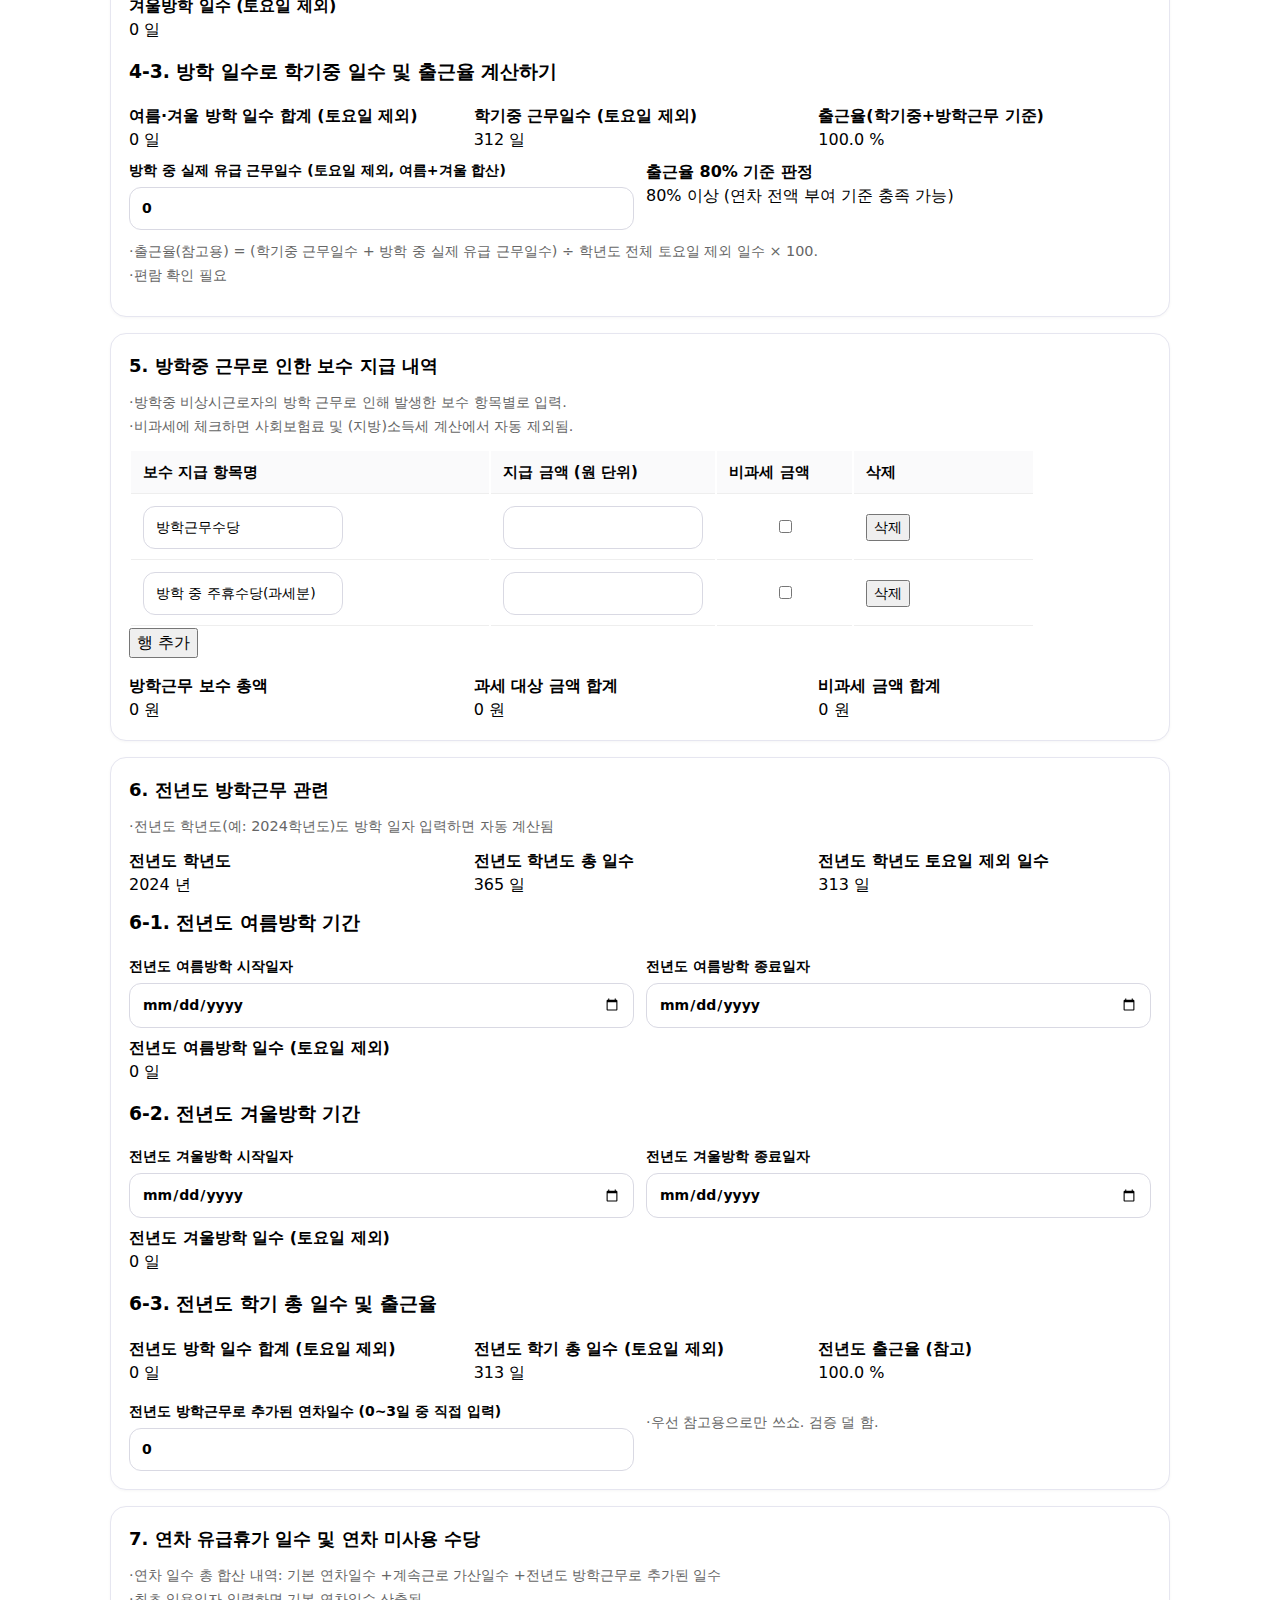
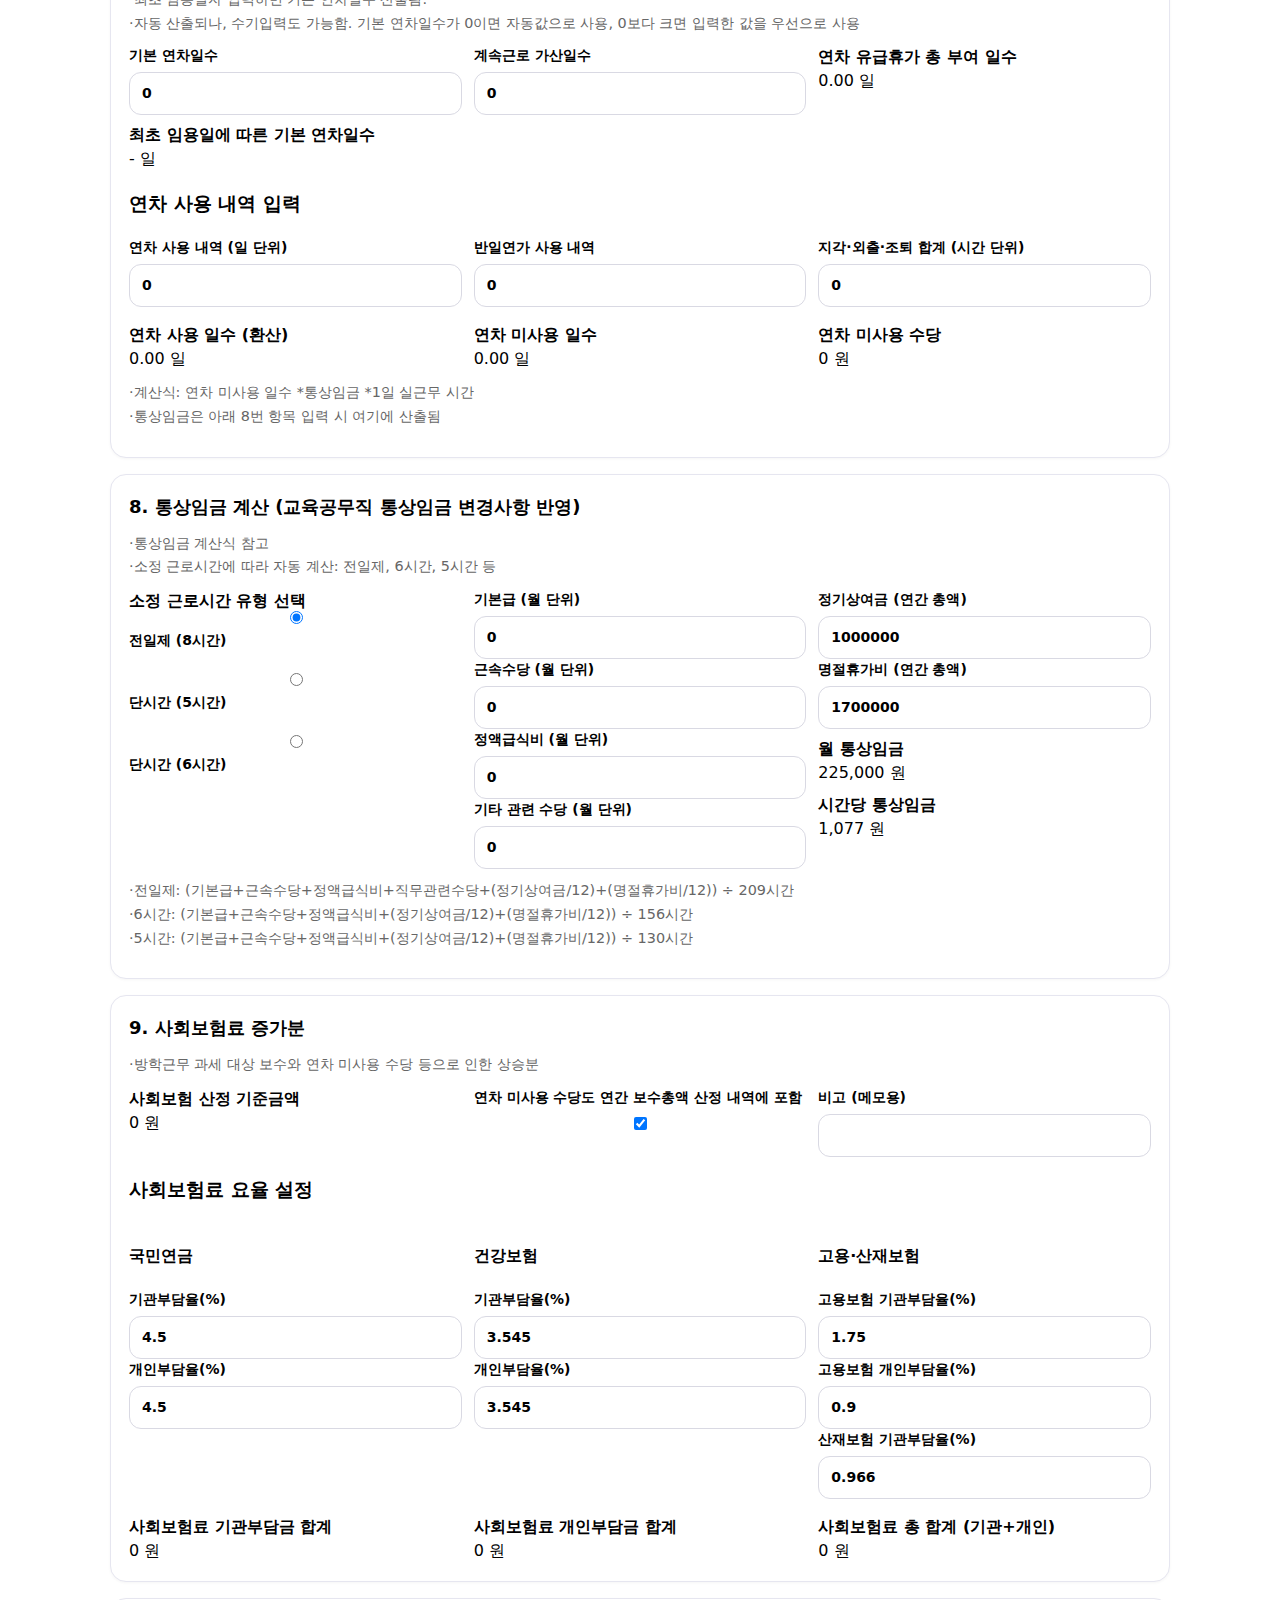
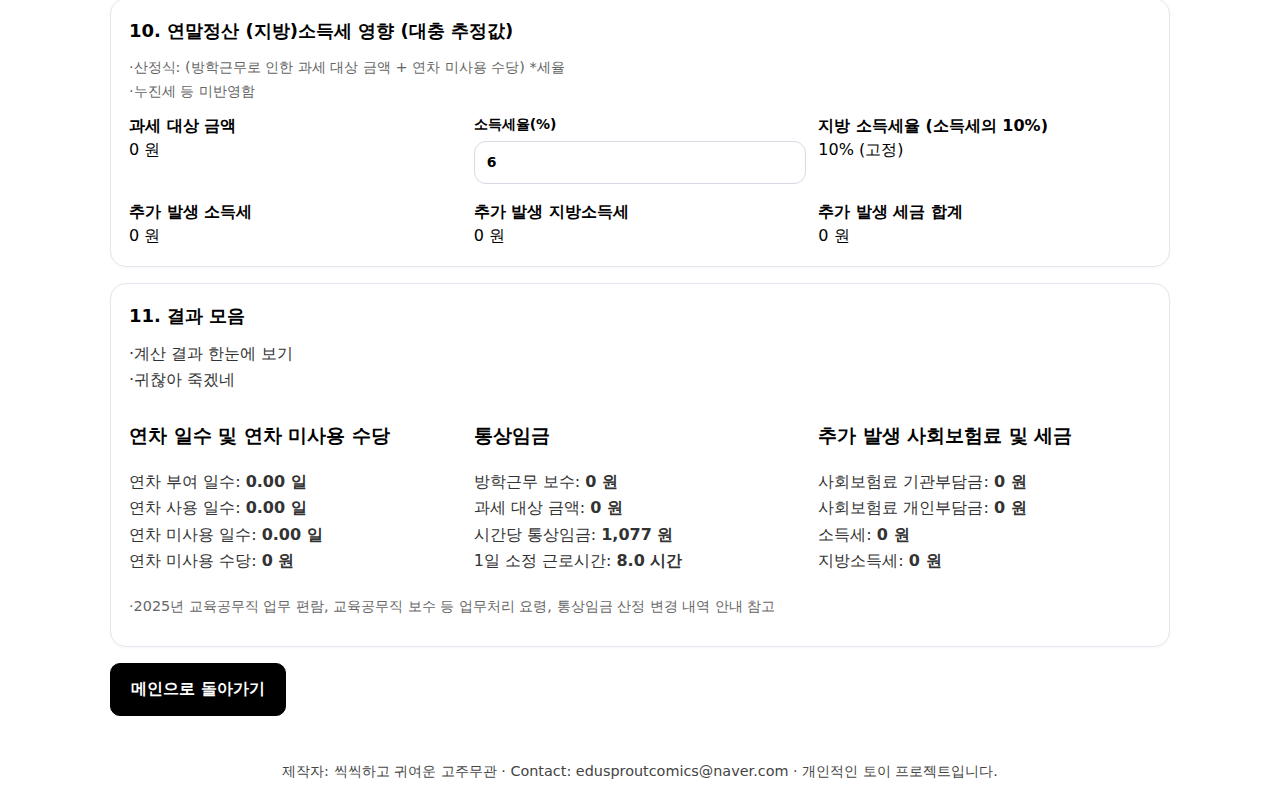
<file: effect-of-working-during-vacation/index.html>
<!doctype html>
<html lang="ko">
<head>
  <meta charset="utf-8" />
  <meta name="viewport" content="width=device-width, initial-scale=1" />
  <title>방학중 비상시근로자 방학중 근무로 인한 영향 계산기</title>
  <link rel="stylesheet" href="/static/style.css" />
</head>
<body>
  <header class="site-header">
    <div class="shell">
      <h1>방학중 비상시근로자 방학중 근무로 인한 영향 계산기</h1>
      <p class="sub">
        ·출근율 산정, 연차 유급휴가 추가 부여 일수, 사회보험료 증가분, 연말정산 관련 등 
      </p>
    </div>
  </header>

  <main class="shell">
    <!-- 1. 기본 정보 -->
    <section class="card">
      <h2>1. 기본 정보</h2>
      <div class="grid two">
        <label>
          학년도 (예: 2025)
          <input type="number" id="year" value="2025" />
        </label>
        <label>
          1일 소정 근무시간 (시간 단위)
          <input type="number" id="paidHoursPerDay" value="8" step="0.1" />
        </label>

        <label>
          최초 임용일
          <input type="date" id="startDate" />
        </label>
        <div>
          <strong>근속연수 (해당 학년도 3.1. 기준)</strong><br />
          <span id="serviceYears">0</span> 년
        </div>

        <label>
          직종 구분 (수기 입력)
          <input type="text" id="jobMemo" placeholder="예: 조리실무사" />
        </label>
        <label>
          비고 (수기 입력)
          <input type="text" id="noteMemo" placeholder="예: 학교 근무자" />
        </label>
      </div>
      <p class="muted">
        ·학년도(예: 2025)를 입력하면 <strong>2025.3.1.~2026.2.말</strong> 기간을 기준으로 토요일 제외 일수 산정됨.<br />
        ·최초 임용일 입력하면 해당 학년도 3.1. 기준 근속연수 및 기본 연차일수가 자동 산출됨(방학중 비상시근로자 기준).<br />
        ·휴게시간 제외 1일 소정 근로시간: 8시간, 6시간, 5시간 등.
      </p>
      <div style="margin-top: 12px;">
        <strong>이 학년도 근무 실적 기준 연차 사용 기간 안내</strong><br />
        <span id="academicExplain">-</span>
      </div>
    </section>

    <!-- 2. 달력 기준 근무일수 (토요일 제외) -->
    <section class="card">
      <h2>2. 학년도 기준 달력상 총 일수 (토요일 제외)</h2>
      <p>
        ·상단에 입력한 학년도 기준으로 해당 학년도(3.1.~다음해 2.28.) 동안 토요일을 제외한 일수를 자동 산출함.
      </p>
      <div class="grid two">
        <div>
          <strong>학년도 총 일수 (3.1.~다음해 2.28.)</strong><br />
          <span id="calendarTotalDays">-</span> 일
        </div>
        <div>
          <strong>토요일 제외 일수</strong><br />
          <span id="calendarDaysNoSat">-</span> 일
        </div>
      </div>
    </section>

    <!-- 3. 제외기간 입력  -->
    <section class="card">
      <h2>3. 제외기간 입력</h2>
      <p class="muted">
        ·2025년 교육공무직 등 업무편람 참고 <br />
        ·사유와 무관하게 제외기간은 총 일수로 합산됨. 
      </p>

      <table class="grid-table">
        <thead>
          <tr>
            <th style="width: 40%;">제외 사유</th>
            <th style="width: 30%;">제외 일수 (토요일 제외)</th>
            <th style="width: 30%;">삭제</th>
          </tr>
        </thead>
        <tbody id="excludeBody"></tbody>
      </table>
      <button type="button" id="addExcludeBtn">행 추가</button>

      <div class="grid two" style="margin-top: 16px;">
        <div>
          <strong>제외기간 일수 합계</strong><br />
          <span id="excludeTotalDays">0</span> 일
        </div>
        <div>
          <strong>제외기간 반영 후 근무 가능 일수</strong><br />
          <span id="workableDays">-</span> 일
        </div>
      </div>
    </section>

    <!-- 4. 방학 기간(여름·겨울) 및 학기중 근무일수 -->
    <section class="card">
      <h2>4. 방학 기간 입력 및 학기중 근무일수 산정</h2>
      <p class="muted">
        ·여름방학 및 겨울방학 시작·종료일자 입력하쇼. <br />
        ·방학기간 중에 토요일 제외 일수 계산하고, 그걸 반영해서 학기중 근무일수 계산함.
      </p>

      <h3>4-1. 여름방학 기간</h3>
      <div class="grid two">
        <label>
          여름방학 시작일자
          <input type="date" id="vac1Start" />
        </label>
        <label>
          여름방학 종료일자
          <input type="date" id="vac1End" />
        </label>
      </div>

      <div class="grid two" style="margin-top: 8px;">
        <div>
          <strong>여름방학 일수 (토요일 제외)</strong><br />
          <span id="vac1DaysNoSat">0</span> 일
        </div>
      </div>

      <h3 style="margin-top: 16px;">4-2. 겨울방학 기간</h3>
      <div class="grid two">
        <label>
          겨울방학 시작일자
          <input type="date" id="vac2Start" />
        </label>
        <label>
          겨울방학 종료일자
          <input type="date" id="vac2End" />
        </label>
      </div>

      <div class="grid two" style="margin-top: 8px;">
        <div>
          <strong>겨울방학 일수 (토요일 제외)</strong><br />
          <span id="vac2DaysNoSat">0</span> 일
        </div>
      </div>

      <h3 style="margin-top: 16px;">4-3. 방학 일수로 학기중 일수 및 출근율 계산하기</h3>
      <div class="grid three" style="margin-top: 8px;">
        <div>
          <strong>여름·겨울 방학 일수 합계 (토요일 제외)</strong><br />
          <span id="vacDaysNoSat">0</span> 일
        </div>
        <div>
          <strong>학기중 근무일수 (토요일 제외)</strong><br />
          <span id="termDaysNoSat">-</span> 일
        </div>
        <div>
          <strong>출근율(학기중+방학근무 기준)</strong><br />
          <span id="termAttendanceRate">-</span> %
        </div>
      </div>

      <div class="grid two" style="margin-top: 8px;">
        <label>
          방학 중 실제 유급 근무일수 (토요일 제외, 여름+겨울 합산)
          <input type="number" id="vacWorkDays" value="0" step="0.1" />
        </label>
        <div>
          <strong>출근율 80% 기준 판정</strong><br />
          <span id="attendance80Judge">-</span>
        </div>
      </div>
      <p class="muted">
        ·출근율(참고용) = (학기중 근무일수 + 방학 중 실제 유급 근무일수) ÷ 학년도 전체 토요일 제외 일수 × 100.<br />
        ·편람 확인 필요
      </p>
    </section>

    <!-- 5. 방학 중 근무 보수 입력 (항목별, 비과세 체크) -->
    <section class="card">
      <h2>5. 방학중 근무로 인한 보수 지급 내역</h2>
      <p class="muted">
        ·방학중 비상시근로자의 방학 근무로 인해 발생한 보수 항목별로 입력.<br />
        ·비과세에 체크하면 사회보험료 및 (지방)소득세 계산에서 자동 제외됨.
      </p>

      <table class="grid-table">
        <thead>
          <tr>
            <th style="width: 40%;">보수 지급 항목명</th>
            <th style="width: 25%;">지급 금액 (원 단위)</th>
            <th style="width: 15%;">비과세 금액</th>
            <th style="width: 20%;">삭제</th>
          </tr>
        </thead>
        <tbody id="wageBody"></tbody>
      </table>
      <button type="button" id="addWageBtn">행 추가</button>

      <div class="grid three" style="margin-top: 16px;">
        <div>
          <strong>방학근무 보수 총액</strong><br />
          <span id="wageTotal">0</span> 원
        </div>
        <div>
          <strong>과세 대상 금액 합계</strong><br />
          <span id="wageTaxable">0</span> 원
        </div>
        <div>
          <strong>비과세 금액 합계</strong><br />
          <span id="wageNonTaxable">0</span> 원
        </div>
      </div>
    </section>

    <!-- 6. 전년도 방학 근무 관련(자동 계산 + 연차 추가 입력) -->
    <section class="card">
      <h2>6. 전년도 방학근무 관련</h2>
      <p class="muted">
        ·전년도 학년도(예: 2024학년도)도 방학 일자 입력하면 자동 계산됨
      </p>

      <div class="grid three">
        <div>
          <strong>전년도 학년도</strong><br />
          <span id="prevYearLabel">-</span> 년
        </div>
        <div>
          <strong>전년도 학년도 총 일수</strong><br />
          <span id="prevYearTotalDays">-</span> 일
        </div>
        <div>
          <strong>전년도 학년도 토요일 제외 일수</strong><br />
          <span id="prevYearDaysNoSat">-</span> 일
        </div>
      </div>

      <h3 style="margin-top: 12px;">6-1. 전년도 여름방학 기간</h3>
      <div class="grid two">
        <label>
          전년도 여름방학 시작일자
          <input type="date" id="prevVac1Start" />
        </label>
        <label>
          전년도 여름방학 종료일자
          <input type="date" id="prevVac1End" />
        </label>
      </div>
      <div class="grid two" style="margin-top: 8px;">
        <div>
          <strong>전년도 여름방학 일수 (토요일 제외)</strong><br />
          <span id="prevVac1DaysNoSat">0</span> 일
        </div>
      </div>

      <h3 style="margin-top: 16px;">6-2. 전년도 겨울방학 기간</h3>
      <div class="grid two">
        <label>
          전년도 겨울방학 시작일자
          <input type="date" id="prevVac2Start" />
        </label>
        <label>
          전년도 겨울방학 종료일자
          <input type="date" id="prevVac2End" />
        </label>
      </div>
      <div class="grid two" style="margin-top: 8px;">
        <div>
          <strong>전년도 겨울방학 일수 (토요일 제외)</strong><br />
          <span id="prevVac2DaysNoSat">0</span> 일
        </div>
      </div>

      <h3 style="margin-top: 16px;">6-3. 전년도 학기 총 일수 및 출근율</h3>
      <div class="grid three" style="margin-top: 8px;">
        <div>
          <strong>전년도 방학 일수 합계 (토요일 제외)</strong><br />
          <span id="prevVacDaysNoSat">0</span> 일
        </div>
        <div>
          <strong>전년도 학기 총 일수 (토요일 제외)</strong><br />
          <span id="prevTermDaysNoSat">0</span> 일
        </div>
        <div>
          <strong>전년도 출근율 (참고)</strong><br />
          <span id="prevAttendanceRate">-</span> %
        </div>
      </div>

      <div class="grid two" style="margin-top: 16px;">
        <label>
          전년도 방학근무로 추가된 연차일수 (0~3일 중 직접 입력)
          <input type="number" id="annualExtraFromPrevVac" value="0" step="0.1" />
        </label>
        <p class="muted">
          ·우선 참고용으로만 쓰쇼. 검증 덜 함. 
        </p>
      </div>
    </section>

    <!-- 7. 연차휴가 사용 / 연차미사용수당 -->
    <section class="card">
      <h2>7. 연차 유급휴가 일수 및 연차 미사용 수당</h2>
      <p class="muted">
        ·연차 일수 총 합산 내역: 기본 연차일수 +계속근로 가산일수 +전년도 방학근무로 추가된 일수<br />
        ·최초 임용일자 입력하면 기본 연차일수 산출됨.<br />
        ·자동 산출되나, 수기입력도 가능함. 기본 연차일수가 0이면 자동값으로 사용, 0보다 크면 입력한 값을 우선으로 사용
      </p>

      <div class="grid three">
        <label>
          기본 연차일수 
          <input type="number" id="annualBase" value="0" step="0.1" />
        </label>
        <label>
          계속근로 가산일수
          <input type="number" id="annualExtraSeniority" value="0" step="0.1" />
        </label>
        <div>
          <strong>연차 유급휴가 총 부여 일수</strong><br />
          <span id="annualTotalDays">-</span> 일
        </div>
      </div>

      <div class="grid three" style="margin-top: 8px;">
        <div>
          <strong>최초 임용일에 따른 기본 연차일수</strong><br />
          <span id="autoAnnualBase">-</span> 일
        </div>
      </div>

      <h3>연차 사용 내역 입력</h3>
      <div class="grid three">
        <label>
          연차 사용 내역 (일 단위)
          <input type="number" id="annualUsedFull" value="0" step="0.1" />
        </label>
        <label>
          반일연가 사용 내역
          <input type="number" id="annualUsedHalf" value="0" step="0.1" />
        </label>
        <label>
          지각·외출·조퇴 합계 (시간 단위)
          <input type="number" id="annualUsedHours" value="0" step="0.1" />
        </label>
      </div>

      <div class="grid three" style="margin-top: 16px;">
        <div>
          <strong>연차 사용 일수 (환산)</strong><br />
          <span id="annualUsedDaysConv">-</span> 일
        </div>
        <div>
          <strong>연차 미사용 일수</strong><br />
          <span id="annualUnusedDays">-</span> 일
        </div>
        <div>
          <strong>연차 미사용 수당</strong><br />
          <span id="annualUnusedPay">0</span> 원
        </div>
      </div>
      <p class="muted">
        ·계산식: 연차 미사용 일수 *통상임금 *1일 실근무 시간<br />
        ·통상임금은 아래 8번 항목 입력 시 여기에 산출됨
      </p>
    </section>

    <!-- 8. 통상임금 계산  -->
    <section class="card">
      <h2>8. 통상임금 계산 (교육공무직 통상임금 변경사항 반영)</h2>
      <p class="muted">
        ·통상임금 계산식 참고<br />
        ·소정 근로시간에 따라 자동 계산: 전일제, 6시간, 5시간 등
      </p>

      <div class="grid three">
        <div class="worktype-group">
          <strong>소정 근로시간 유형 선택</strong><br />
          <label><input type="radio" name="workType" value="full" checked /> 전일제 (8시간)</label><br />
          <label><input type="radio" name="workType" value="part5" /> 단시간 (5시간)</label><br />
          <label><input type="radio" name="workType" value="part6" /> 단시간 (6시간)</label>
        </div>
        <div>
          <label>
            기본급 (월 단위)
            <input type="number" id="owBasic" value="0" step="1000" />
          </label>
          <label>
            근속수당 (월 단위)
            <input type="number" id="owSeniority" value="0" step="1000" />
          </label>
          <label>
            정액급식비 (월 단위)
            <input type="number" id="owMeal" value="0" step="1000" />
          </label>
          <label>
            기타 관련 수당 (월 단위)
            <input type="number" id="owJob" value="0" step="1000" />
          </label>
        </div>
        <div>
          <label>
            정기상여금 (연간 총액)
            <input type="number" id="owBonusYear" value="1000000" step="1000" />
          </label>
          <label>
            명절휴가비 (연간 총액)
            <input type="number" id="owHolidayYear" value="1700000" step="1000" />
          </label>
          <div style="margin-top: 8px;">
            <strong>월 통상임금</strong><br />
            <span id="owMonthly">0</span> 원
          </div>
          <div style="margin-top: 8px;">
            <strong>시간당 통상임금</strong><br />
            <span id="owHourly">0</span> 원
          </div>
        </div>
      </div>
      <p class="muted">
        ·전일제: (기본급+근속수당+정액급식비+직무관련수당+(정기상여금/12)+(명절휴가비/12)) ÷ 209시간 <br />
        ·6시간: (기본급+근속수당+정액급식비+(정기상여금/12)+(명절휴가비/12)) ÷ 156시간 <br />
        ·5시간: (기본급+근속수당+정액급식비+(정기상여금/12)+(명절휴가비/12)) ÷ 130시간 <br />
      </p>
    </section>

    <!-- 9. 사회보험료 영향 -->
    <section class="card">
      <h2>9. 사회보험료 증가분</h2>
      <p class="muted">
        ·방학근무 과세 대상 보수와 연차 미사용 수당 등으로 인한 상승분<br />
      </p>

      <div class="grid three">
        <div>
          <strong>사회보험 산정 기준금액</strong><br />
          <span id="siBase">0</span> 원
        </div>
        <label>
          연차 미사용 수당도 연간 보수총액 산정 내역에 포함
          <input type="checkbox" id="includeUnusedIn4ins" checked />
        </label>
        <label>
          비고 (메모용)
          <input type="text" id="siMemo" />
        </label>
      </div>

      <h3>사회보험료 요율 설정</h3>
      <div class="grid three">
        <div>
          <h4>국민연금</h4>
          <label>기관부담율(%) <input type="number" id="npRateEmp" value="4.5" step="0.01" /></label>
          <label>개인부담율(%) <input type="number" id="npRateInd" value="4.5" step="0.01" /></label>
        </div>
        <div>
          <h4>건강보험</h4>
          <label>기관부담율(%) <input type="number" id="hiRateEmp" value="3.545" step="0.01" /></label>
          <label>개인부담율(%) <input type="number" id="hiRateInd" value="3.545" step="0.01" /></label>
        </div>
        <div>
          <h4>고용·산재보험</h4>
          <label>고용보험 기관부담율(%) <input type="number" id="uiRateEmp" value="1.75" step="0.01" /></label>
          <label>고용보험 개인부담율(%) <input type="number" id="uiRateInd" value="0.9" step="0.01" /></label>
          <label>산재보험 기관부담율(%) <input type="number" id="ciRateEmp" value="0.966" step="0.01" /></label>
        </div>
      </div>

      <div class="grid three" style="margin-top: 16px;">
        <div>
          <strong>사회보험료 기관부담금 합계</strong><br />
          <span id="siEmpTotal">0</span> 원
        </div>
        <div>
          <strong>사회보험료 개인부담금 합계</strong><br />
          <span id="siIndTotal">0</span> 원
        </div>
        <div>
          <strong>사회보험료 총 합계 (기관+개인)</strong><br />
          <span id="siGrandTotal">0</span> 원
        </div>
      </div>
    </section>

    <!-- 10. 연말정산 세금 영향 -->
    <section class="card">
      <h2>10. 연말정산 (지방)소득세 영향 (대충 추정값)</h2>
      <p class="muted">
        ·산정식: (방학근무로 인한 과세 대상 금액 + 연차 미사용 수당) *세율<br />
        ·누진세 등 미반영함
      </p>

      <div class="grid three">
        <div>
          <strong>과세 대상 금액</strong><br />
          <span id="taxBase">0</span> 원
        </div>
        <label>
          소득세율(%)
          <input type="number" id="avgTaxRate" value="6" step="0.1" />
        </label>
        <div>
          <strong>지방 소득세율 (소득세의 10%)</strong><br />
          10% (고정)
        </div>
      </div>

      <div class="grid three" style="margin-top: 16px;">
        <div>
          <strong>추가 발생 소득세</strong><br />
          <span id="incomeTax">0</span> 원
        </div>
        <div>
          <strong>추가 발생 지방소득세</strong><br />
          <span id="localTax">0</span> 원
        </div>
        <div>
          <strong>추가 발생 세금 합계</strong><br />
          <span id="taxTotal">0</span> 원
        </div>
      </div>
    </section>

    <!-- 11. 종합 요약 -->
    <section class="card">
      <h2>11. 결과 모음</h2>
      <p>
        ·계산 결과 한눈에 보기 <br/> 
        ·귀찮아 죽겠네 
      </p>

      <div class="grid three">
        <div>
          <h3>연차 일수 및 연차 미사용 수당</h3>
          <p>
            연차 부여 일수: <strong><span id="sumAnnualTotal">-</span> 일</strong><br />
            연차 사용 일수: <strong><span id="sumAnnualUsed">-</span> 일</strong><br />
            연차 미사용 일수: <strong><span id="sumAnnualUnused">-</span> 일</strong><br />
            연차 미사용 수당: <strong><span id="sumAnnualUnusedPay">0</span> 원</strong>
          </p>
        </div>
        <div>
          <h3>통상임금</h3>
          <p>
            방학근무 보수: <strong><span id="sumWageTotal">0</span> 원</strong><br />
            과세 대상 금액: <strong><span id="sumWageTaxable">0</span> 원</strong><br />
            시간당 통상임금: <strong><span id="sumOwHourly">0</span> 원</strong><br />
            1일 소정 근로시간: <strong><span id="sumPaidHoursPerDay">0</span> 시간</strong>
          </p>
        </div>
        <div>
          <h3>추가 발생 사회보험료 및 세금</h3>
          <p>
            사회보험료 기관부담금: <strong><span id="sumSiEmp">0</span> 원</strong><br />
            사회보험료 개인부담금: <strong><span id="sumSiInd">0</span> 원</strong><br />
            소득세: <strong><span id="sumIncomeTax">0</span> 원</strong><br />
            지방소득세: <strong><span id="sumLocalTax">0</span> 원</strong>
          </p>
        </div>
      </div>

      <p class="muted">
        ·2025년 교육공무직 업무 편람, 교육공무직 보수 등 업무처리 요령, 통상임금 산정 변경 내역 안내 참고
      </p>
    </section>

    <p><a class="btn" href="../index.html">메인으로 돌아가기</a></p>

  </main>

  <footer style="text-align:center; margin-top:15px; color:#444;">
    제작자: 씩씩하고 귀여운 고주무관 · Contact: edusproutcomics@naver.com · 개인적인 토이 프로젝트입니다.
  </footer>

  <script src="script.js"></script>
</body>
</html>
</file>
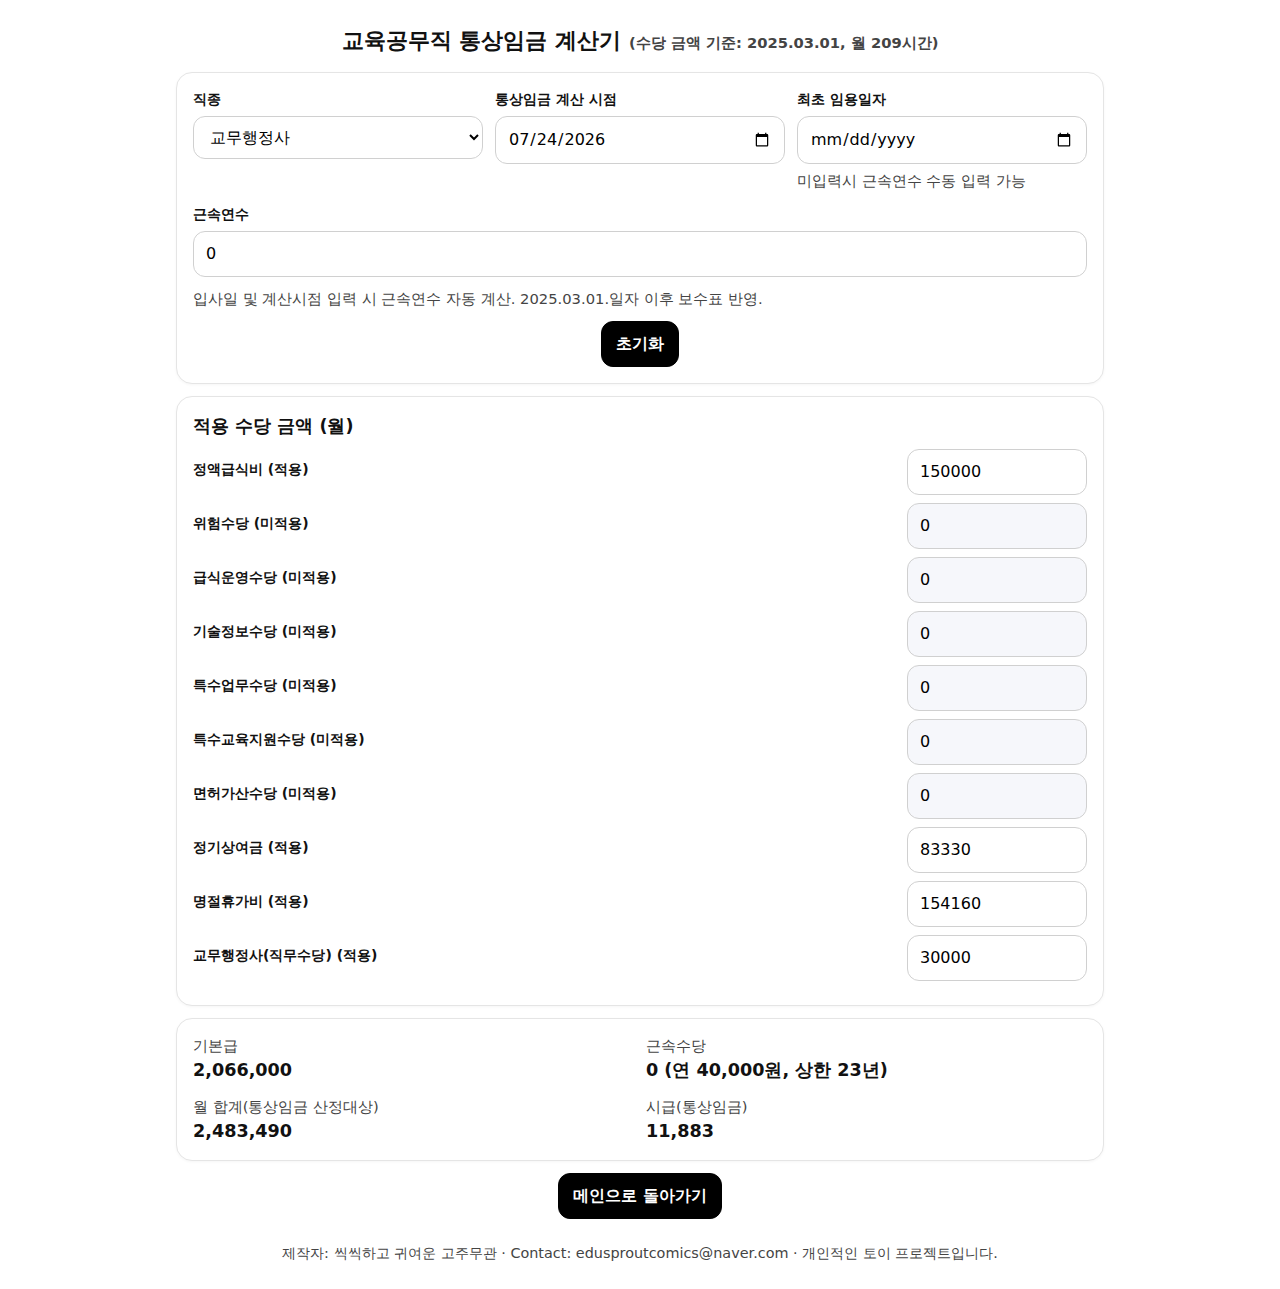
<file: ordinary-wage/index.html>
<!doctype html>
<html lang="ko">
<head>
  <meta charset="utf-8" />
  <meta name="viewport" content="width=device-width, initial-scale=1" />
  <title>교육공무직 통상임금 계산기</title>
  <link rel="stylesheet" href="/static/style.css">
  <style>
    body{font-family:system-ui,-apple-system,Segoe UI,Roboto,'Noto Sans KR',sans-serif;color:#111;background:#fff;margin:0}
    .wrap{max-width:960px;margin:24px auto;padding:0 16px}
    h1{font-size:1.4rem;margin:8px 0 14px}
    .card{border:1px solid #e5e5e5;border-radius:16px;padding:16px;margin:12px 0;overflow:hidden}
    .row{display:flex;gap:12px;flex-wrap:wrap}
    .col{flex:1 1 240px;min-width:240px}
    label{display:block;font-weight:600;margin-bottom:6px}
    select,input[type=number],input[type=date]{width:100%;padding:10px 12px;border:1px solid #d0d0d0;border-radius:12px;font-size:1rem;box-sizing:border-box}
    .allow-row{display:grid;grid-template-columns:1fr 180px;align-items:center;gap:10px;margin:8px 0}
    .allow-row input{max-width:180px}
    .muted{color:#444;font-size:.92rem}
    .grid2{display:grid;grid-template-columns:1fr 1fr;gap:12px}
    .out{font-size:1.1rem;font-weight:700}
    .btns{display:flex;gap:8px;flex-wrap:wrap;margin-top:8px}
    a.btn,button.btn{display:inline-block;padding:10px 14px;border:1px solid #222;border-radius:12px;color:#111;text-decoration:none;font-weight:700;background:#fff;cursor:pointer}
    footer{text-align:center;margin:24px 0;color:#444}
    .disabled{background:#fafafa;color:#777}
  </style>
</head>
<body>
  <div class="wrap">
    <h1>교육공무직 통상임금 계산기 <span id="note" class="muted"></span></h1>

    <div class="card">
      <div class="row">
        <div class="col">
          <label>직종</label>
          <select id="job"></select>
        </div>
        <div class="col">
          <label>통상임금 계산 시점</label>
          <input id="calcDate" type="date" />
        </div>
        <div class="col">
          <label>최초 임용일자</label>
          <input id="startDate" type="date" />
          <div class="muted" id="yearsMode" style="margin-top:6px;"></div>
        </div>
        <div class="col">
          <label>근속연수</label>
          <input id="years" type="number" min="0" step="1" value="0" />
        </div>
      </div>
      <p class="muted">입사일 및 계산시점 입력 시 근속연수 자동 계산. 2025.03.01.일자 이후 보수표 반영.</p>
      <div class="btns">
        <button class="btn" id="resetBtn" type="button">초기화</button>
      </div>
    </div>

    <div class="card">
      <h2 style="font-size:1.1rem;margin:0 0 10px">적용 수당 금액 (월)</h2>
      <div id="allowBox"></div>
    </div>

    <div class="card grid2">
      <div><div class="muted">기본급</div><div class="out" id="outBase">-</div></div>
      <div><div class="muted">근속수당</div><div class="out" id="outTenure">-</div></div>
      <div><div class="muted">월 합계(통상임금 산정대상)</div><div class="out" id="outSum">-</div></div>
      <div><div class="muted">시급(통상임금)</div><div class="out" id="outHourly">-</div></div>
    </div>

    <div class="btns">
      <a class="btn" href="/">메인으로 돌아가기</a>
    </div>

    <footer>
      제작자: 씩씩하고 귀여운 고주무관 · Contact: edusproutcomics@naver.com · 개인적인 토이 프로젝트입니다.
    </footer>
  </div>
  <script src="app.js"></script>
</body>
</html>
</file>
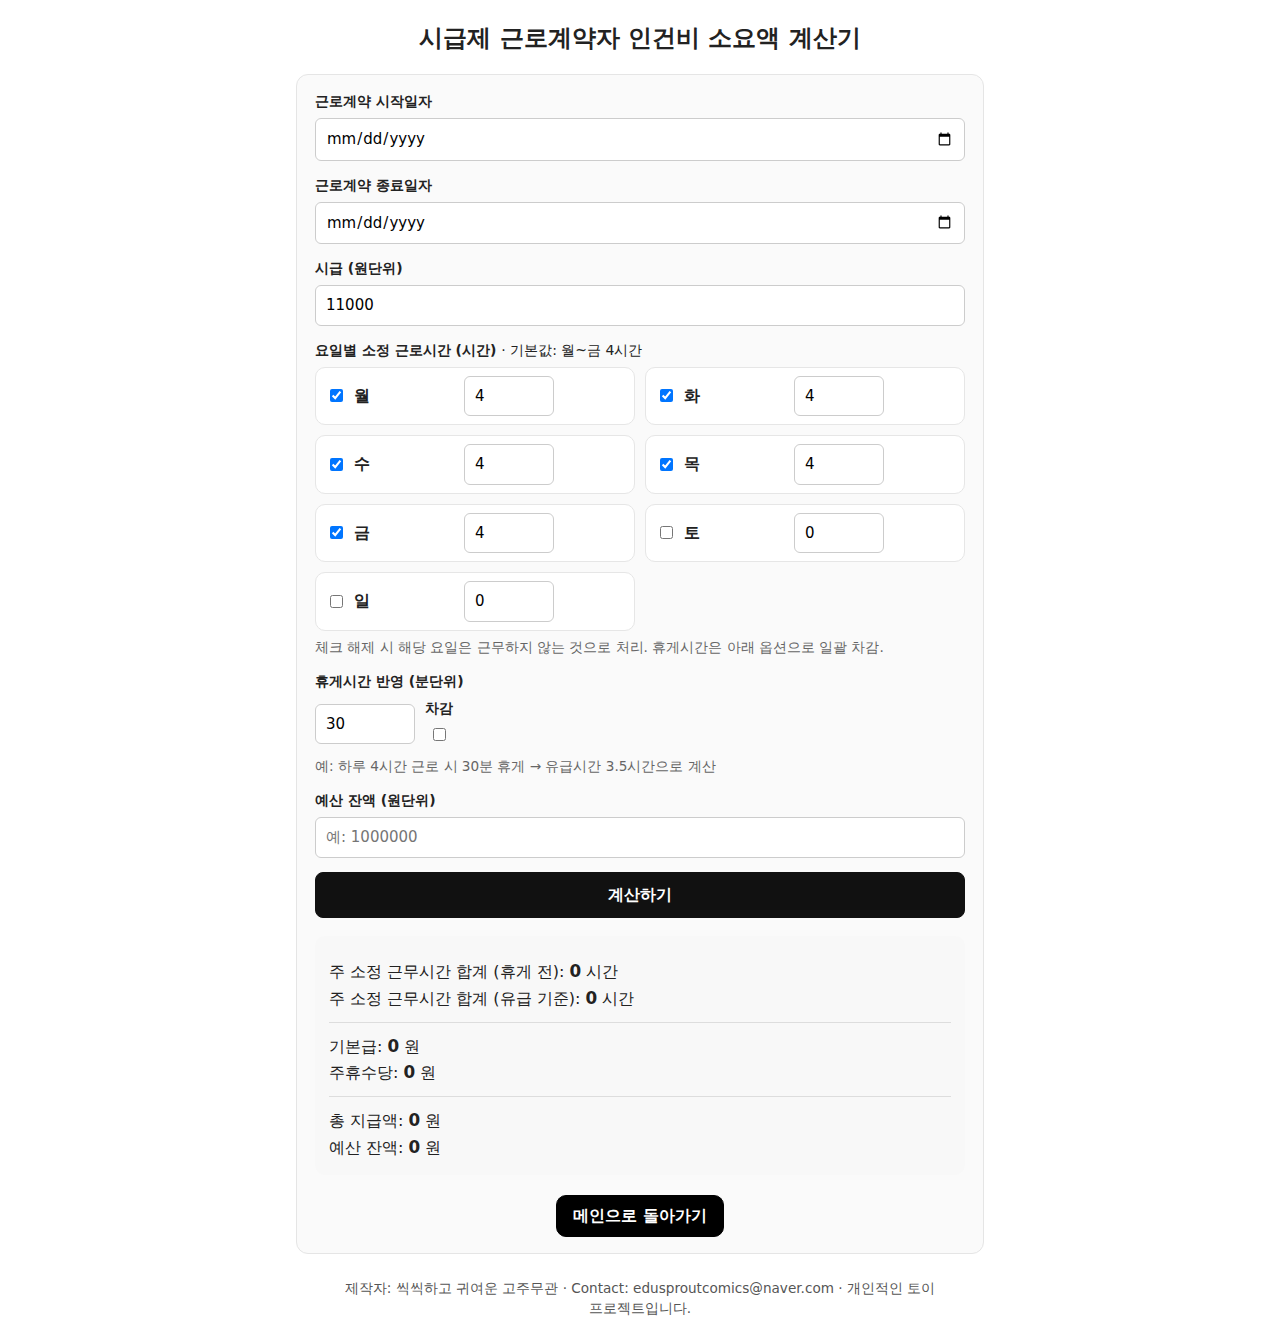
<file: parttime-wage-calculator/index.html>
<!doctype html>
<html lang="ko">
<head>
  <meta charset="utf-8" />
  <meta name="viewport" content="width=device-width, initial-scale=1" />
  <title>시급제 근로계약자 인건비 소요액 계산기</title>

  <link rel="icon" href="/static/favicon.ico" />
  <link rel="stylesheet" href="/static/style.css" />
  <script src="./script.js" defer></script>

  <style>
    body { font-family: system-ui, -apple-system, "Noto Sans KR", sans-serif; background:#fff; color:#222; margin:0; padding:0; }
    main { max-width: 720px; margin: 20px auto; padding: 0 16px; }
    h1 { font-size: 1.5rem; margin-bottom: 16px; text-align: center; }

    .section { border:1px solid #e5e5e5; border-radius:12px; padding:16px 18px; background:#fafafa; }
    .field-row { margin-bottom:14px; }
    label { font-weight:600; display:block; margin-bottom:6px; }

    input[type="number"], input[type="date"] {
      width:100%; box-sizing:border-box; padding:8px 10px; border:1px solid #ccc; border-radius:6px; font-size:15px;
    }

    .days-grid { display:grid; grid-template-columns: 1fr 1fr; gap:10px; }
    .day-item { display:flex; align-items:center; justify-content:space-between; border:1px solid #e6e6e6; border-radius:10px; background:#fff; padding:8px 10px; }
    .day-left { display:flex; align-items:center; gap:8px; font-weight:600; }
    .day-right { display:flex; align-items:center; gap:8px; min-width: 160px; }
    .day-right input[type="number"]{ width:90px; }
    .hint { color:#666; font-size:.85rem; margin-top:6px; }

    button { display:block; width:100%; padding:10px; border-radius:8px; border:1px solid #111; background:#111; color:#fff; font-weight:600; cursor:pointer; font-size:1rem; }
    button:hover { opacity:.9; }

    .result-box { background:#f8f8f8; border-radius:10px; padding:14px; margin-top:18px; line-height:1.6; }
    .result-box span { font-weight:bold; font-size:1.05rem; }

    .btn-home { display:inline-block; margin-top:20px; padding:8px 16px; border:1px solid #111; border-radius:10px; background:#111; color:#fff; font-weight:600; text-decoration:none; text-align:center; }
    .btn-home:hover { opacity:.9; }

    footer { text-align:center; margin-top:24px; color:#555; font-size:.85rem; line-height:1.5; }
  </style>
</head>

<body>
  <main>
    <h1>시급제 근로계약자 인건비 소요액 계산기</h1>

    <div class="section">
      <div class="field-row">
        <label for="startDate">근로계약 시작일자</label>
        <input type="date" id="startDate" />
      </div>

      <div class="field-row">
        <label for="endDate">근로계약 종료일자</label>
        <input type="date" id="endDate" />
      </div>

      <div class="field-row">
        <label for="hourlyWage">시급 (원단위)</label>
        <input type="number" id="hourlyWage" value="11000" />
      </div>

      <!-- 요일별 소정 근로시간 -->
      <div class="field-row">
        <label>요일별 소정 근로시간 (시간) <span style="font-weight:500;">· 기본값: 월~금 4시간</span></label>
        <div class="days-grid">
          <div class="day-item"><div class="day-left"><input type="checkbox" id="mon" checked /><span>월</span></div><div class="day-right"><input type="number" id="monHours" step="0.5" value="4" /></div></div>
          <div class="day-item"><div class="day-left"><input type="checkbox" id="tue" checked /><span>화</span></div><div class="day-right"><input type="number" id="tueHours" step="0.5" value="4" /></div></div>
          <div class="day-item"><div class="day-left"><input type="checkbox" id="wed" checked /><span>수</span></div><div class="day-right"><input type="number" id="wedHours" step="0.5" value="4" /></div></div>
          <div class="day-item"><div class="day-left"><input type="checkbox" id="thu" checked /><span>목</span></div><div class="day-right"><input type="number" id="thuHours" step="0.5" value="4" /></div></div>
          <div class="day-item"><div class="day-left"><input type="checkbox" id="fri" checked /><span>금</span></div><div class="day-right"><input type="number" id="friHours" step="0.5" value="4" /></div></div>
          <div class="day-item"><div class="day-left"><input type="checkbox" id="sat" /><span>토</span></div><div class="day-right"><input type="number" id="satHours" step="0.5" value="0" /></div></div>
          <div class="day-item"><div class="day-left"><input type="checkbox" id="sun" /><span>일</span></div><div class="day-right"><input type="number" id="sunHours" step="0.5" value="0" /></div></div>
        </div>
        <div class="hint">체크 해제 시 해당 요일은 근무하지 않는 것으로 처리. 휴게시간은 아래 옵션으로 일괄 차감.</div>
      </div>

      <div class="field-row">
        <label for="breakMinutes">휴게시간 반영 (분단위)</label>
        <div style="display:flex; align-items:center; gap:10px;">
          <input type="number" id="breakMinutes" min="0" step="5" value="30" style="width:100px;" />
          <label style="display:flex; align-items:center; gap:6px;">
            <span>차감</span><input type="checkbox" id="breakEnabled" />
          </label>
        </div>
        <div class="hint">예: 하루 4시간 근로 시 30분 휴게 → 유급시간 3.5시간으로 계산</div>
      </div>

      <div class="field-row">
        <label for="budget">예산 잔액 (원단위)</label>
        <input type="number" id="budget" placeholder="예: 1000000" />
      </div>

      <button id="btnCalc">계산하기</button>

      <div class="result-box">
        <div id="outDaysLine" style="margin-bottom:8px; font-weight:600; color:#333;"></div>

        <!-- 주 소정 근무시간 합계 -->
        <div>주 소정 근무시간 합계 (휴게 전): <span id="outWeeklyRaw">0</span> 시간</div>
        <div>주 소정 근무시간 합계 (유급 기준): <span id="outWeeklyPaid">0</span> 시간</div>

        <hr style="margin:10px 0;" />
        <div>기본급: <span id="outBase">0</span> 원</div>
        <div>주휴수당: <span id="outJhu">0</span> 원</div>

        <hr style="margin:10px 0;" />
        <div>총 지급액: <span id="outTotal">0</span> 원</div>
        <div>예산 잔액: <span id="outRemain">0</span> 원</div>
        <div id="outMsg" style="color:#555; font-size:0.9rem;"></div>
      </div>

      <div style="text-align:center;">
        <a href="/" class="btn-home">메인으로 돌아가기</a>
      </div>
    </div>

    <footer>
      제작자: 씩씩하고 귀여운 고주무관 · Contact: edusproutcomics@naver.com · 개인적인 토이 프로젝트입니다.
    </footer>
  </main>
</body>

</html>
</file>
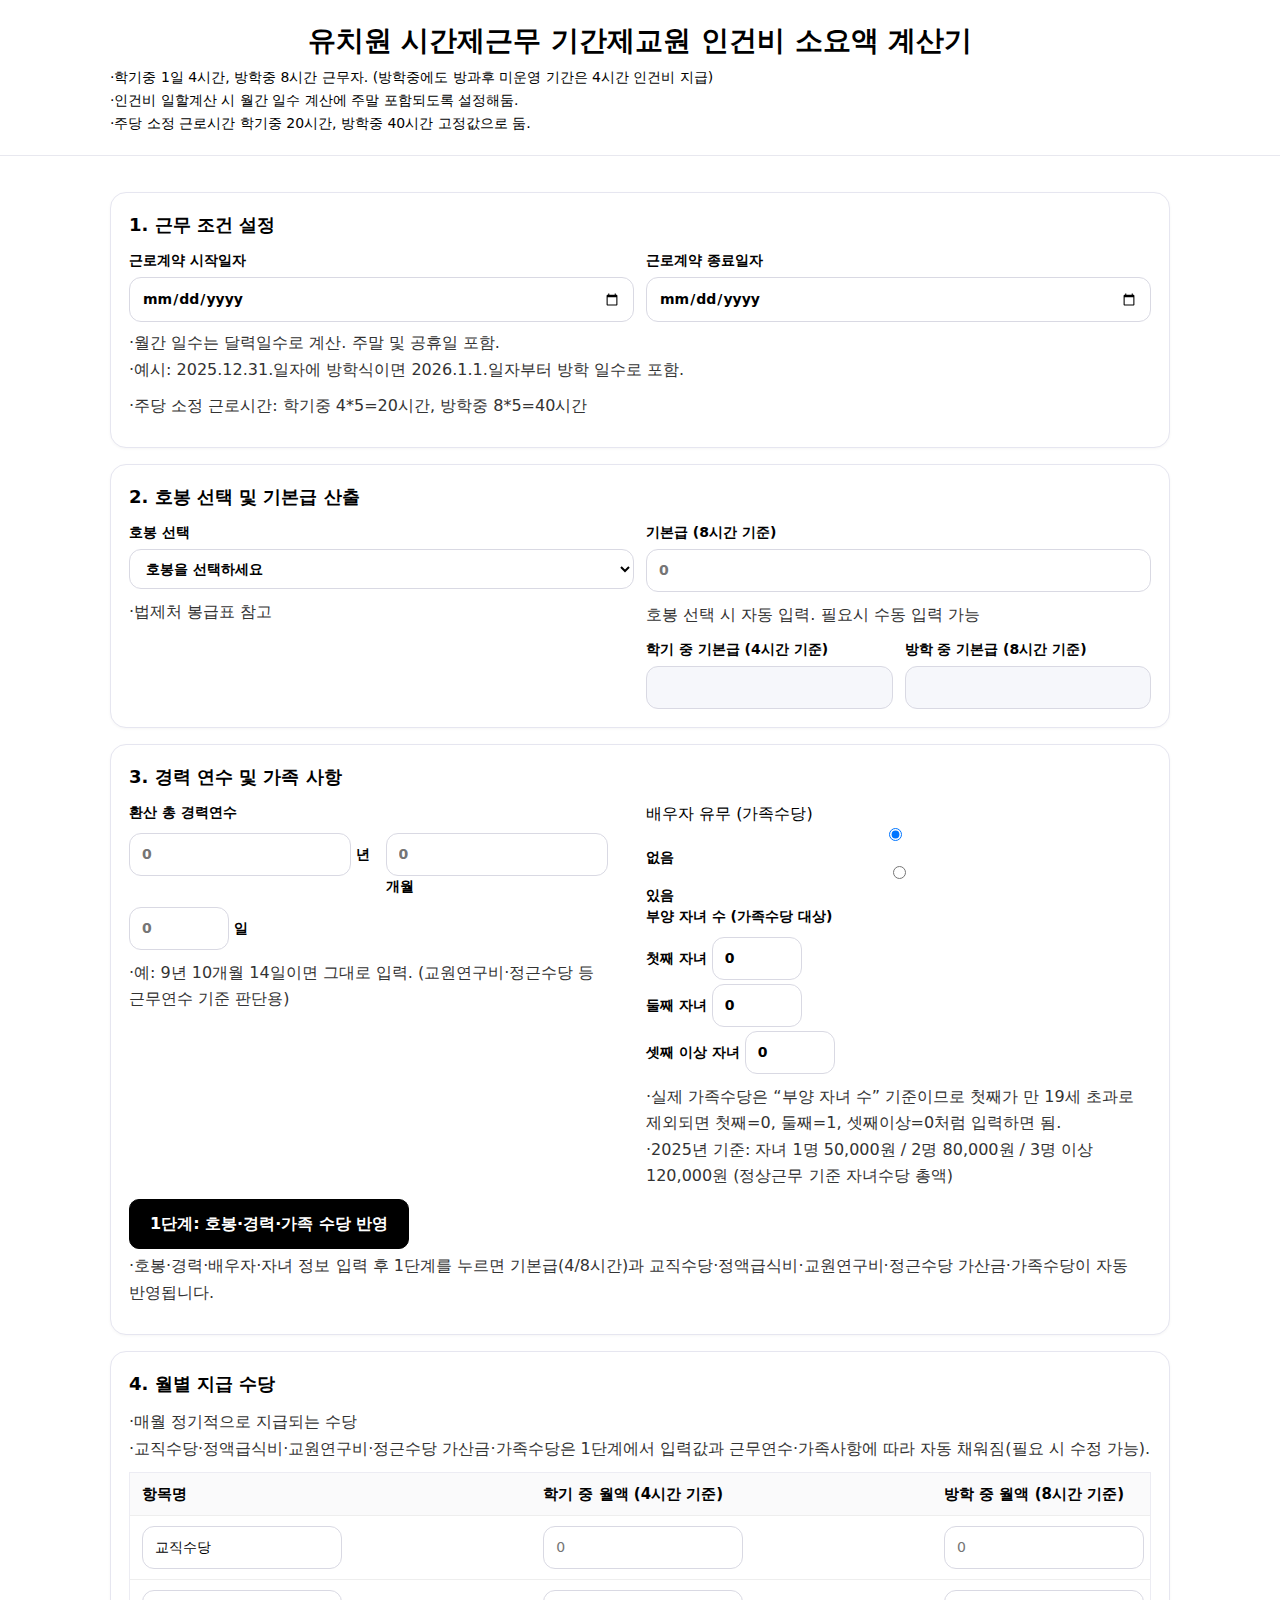
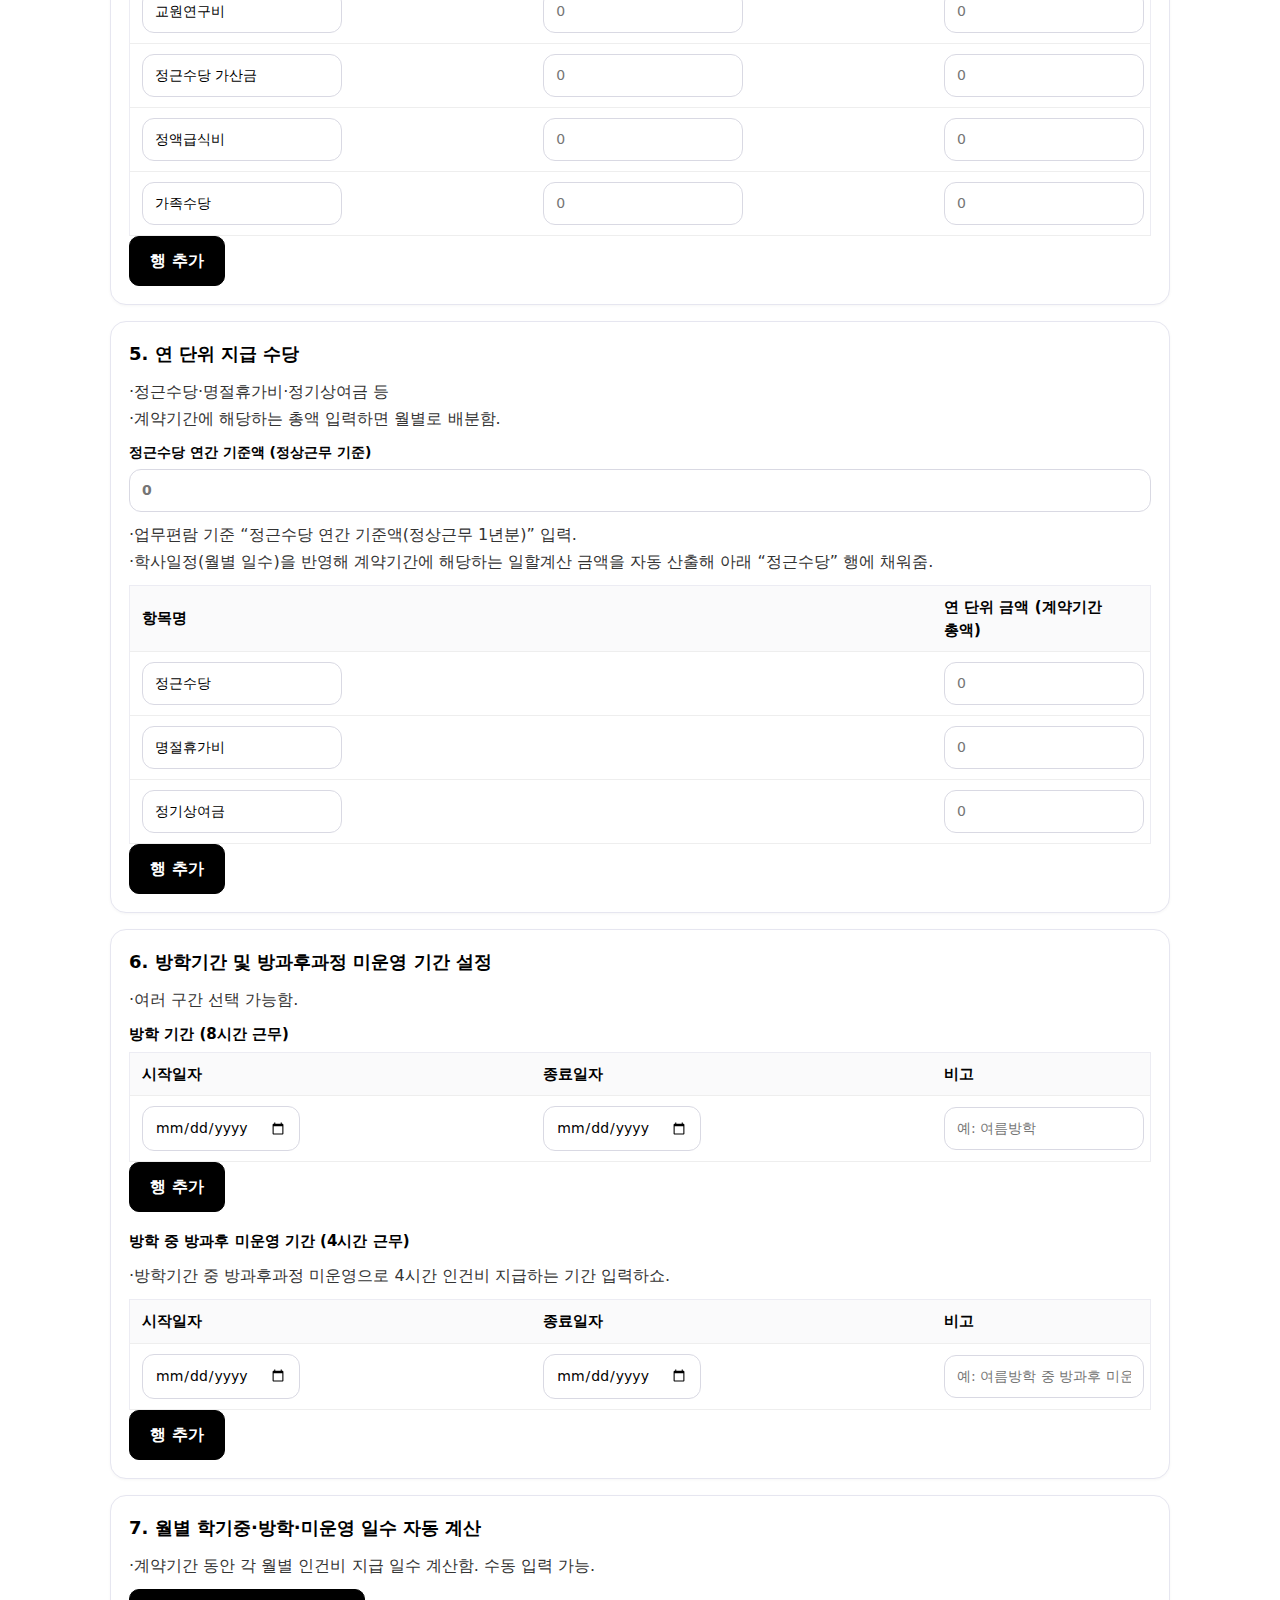
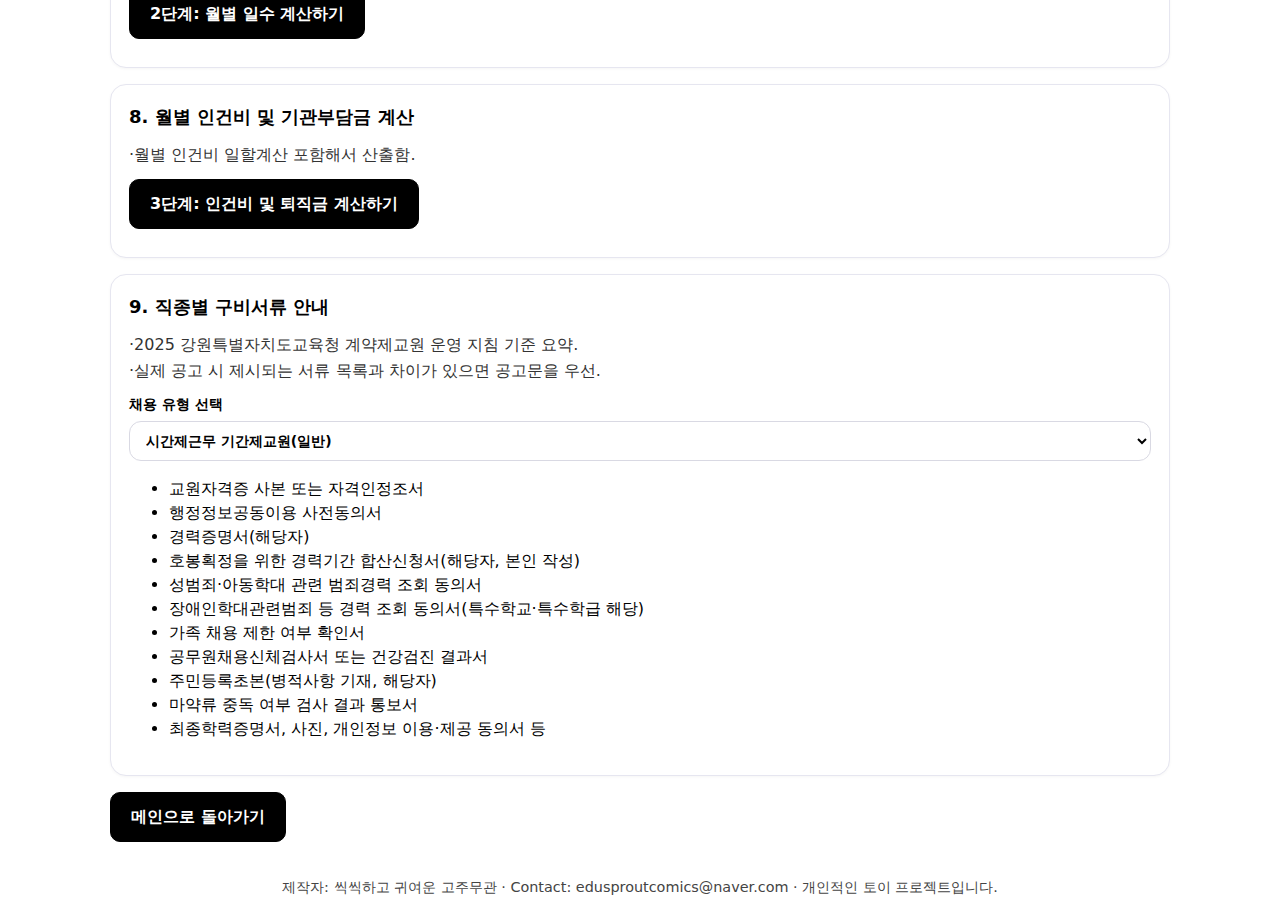
<file: preschool-parttime-contract-teacher/index.html>
<!doctype html>
<html lang="ko">
<head>
  <meta charset="utf-8" />
  <meta name="viewport" content="width=device-width, initial-scale=1" />
  <meta name="color-scheme" content="light" />
  <title>유치원 시간제근무 기간제교원 인건비 소요액 계산기</title>
  <link rel="icon" href="/static/favicon.ico" />
  <link rel="stylesheet" href="/static/style.css" />
  <script src="/static/disable-copy.js"></script>
</head>
<body>
  <header class="site-header">
    <div class="shell">
      <h1>유치원 시간제근무 기간제교원 인건비 소요액 계산기</h1>
      <p class="sub">
        ·학기중 1일 4시간, 방학중 8시간 근무자. (방학중에도 방과후 미운영 기간은 4시간 인건비 지급)<br />
        ·인건비 일할계산 시 월간 일수 계산에 주말 포함되도록 설정해둠. <br />
        ·주당 소정 근로시간 학기중 20시간, 방학중 40시간 고정값으로 둠.<br />
      </p>
    </div>
  </header>

  <main class="shell">

    <!-- 1. 근무 조건 설정 -->
    <section class="card">
      <h2>1. 근무 조건 설정</h2>

      <div class="grid two">
        <div class="form-row">
          <label>
            근로계약 시작일자
            <input type="date" id="contractStart" />
          </label>
        </div>
        <div class="form-row">
          <label>
            근로계약 종료일자
            <input type="date" id="contractEnd" />
          </label>
        </div>
      </div>

      <p class="hint" style="margin-top:8px;">
        ·월간 일수는 달력일수로 계산. 주말 및 공휴일 포함.<br/>
        ·예시: 2025.12.31.일자에 방학식이면 2026.1.1.일자부터 방학 일수로 포함.
      </p>
      <p class="hint">
        ·주당 소정 근로시간: 학기중 4*5=20시간, 방학중 8*5=40시간
      </p>
    </section>

    <!-- 2. 호봉 및 기본급 -->
    <section class="card">
      <h2>2. 호봉 선택 및 기본급 산출 </h2>

      <div class="grid two">
        <div class="form-row">
          <label>
            호봉 선택
            <select id="stepSelect">
              <option value="">호봉을 선택하세요</option>
              <!-- 1~40호봉 -->
              <option value="1">1호봉</option>
              <option value="2">2호봉</option>
              <option value="3">3호봉</option>
              <option value="4">4호봉</option>
              <option value="5">5호봉</option>
              <option value="6">6호봉</option>
              <option value="7">7호봉</option>
              <option value="8">8호봉</option>
              <option value="9">9호봉</option>
              <option value="10">10호봉</option>
              <option value="11">11호봉</option>
              <option value="12">12호봉</option>
              <option value="13">13호봉</option>
              <option value="14">14호봉</option>
              <option value="15">15호봉</option>
              <option value="16">16호봉</option>
              <option value="17">17호봉</option>
              <option value="18">18호봉</option>
              <option value="19">19호봉</option>
              <option value="20">20호봉</option>
              <option value="21">21호봉</option>
              <option value="22">22호봉</option>
              <option value="23">23호봉</option>
              <option value="24">24호봉</option>
              <option value="25">25호봉</option>
              <option value="26">26호봉</option>
              <option value="27">27호봉</option>
              <option value="28">28호봉</option>
              <option value="29">29호봉</option>
              <option value="30">30호봉</option>
              <option value="31">31호봉</option>
              <option value="32">32호봉</option>
              <option value="33">33호봉</option>
              <option value="34">34호봉</option>
              <option value="35">35호봉</option>
              <option value="36">36호봉</option>
              <option value="37">37호봉</option>
              <option value="38">38호봉</option>
              <option value="39">39호봉</option>
              <option value="40">40호봉</option>
            </select>
          </label>
          <p class="hint">
            ·법제처 봉급표 참고<br />
          </p>
        </div>

        <div>
          <div class="form-row">
            <label>
              기본급 (8시간 기준)
              <input type="number" id="basePay8" placeholder="0" />
            </label>
            <p class="hint">호봉 선택 시 자동 입력. 필요시 수동 입력 가능</p>
          </div>
          <div class="grid two">
            <div class="form-row">
              <label>
                학기 중 기본급 (4시간 기준)
                <input type="number" id="basePay4Sem" disabled />
              </label>
            </div>
            <div class="form-row">
              <label>
                방학 중 기본급 (8시간 기준)
                <input type="number" id="basePay8Vac" disabled />
              </label>
            </div>
          </div>
        </div>
      </div>
    </section>

    <!-- 3. 경력 연수 및 가족 사항 -->
    <section class="card">
      <h2>3. 경력 연수 및 가족 사항</h2>

      <div class="grid two">
        <div class="form-row">
          <label>
            환산 총 경력연수
            <div class="grid two" style="gap:8px; margin-top:4px;">
              <div>
                <input type="number" id="careerYears" min="0" step="1" placeholder="0" />
                <span>년</span>
              </div>
              <div>
                <input type="number" id="careerMonths" min="0" step="1" placeholder="0" />
                <span>개월</span>
              </div>
            </div>
            <div style="margin-top:4px;">
              <input type="number" id="careerDays" min="0" step="1" placeholder="0" style="max-width:100px;" />
              <span>일</span>
            </div>
          </label>
          <p class="hint">
            ·예: 9년 10개월 14일이면 그대로 입력. (교원연구비·정근수당 등 근무연수 기준 판단용)
          </p>
        </div>

        <div>
          <div class="form-row">
            <span class="label">배우자 유무 (가족수당)</span>
            <div style="margin-top:4px;">
              <label style="margin-right:8px;">
                <input type="radio" name="spouseFlag" value="N" checked />
                없음
              </label>
              <label>
                <input type="radio" name="spouseFlag" value="Y" />
                있음
              </label>
            </div>
          </div>

          <div class="form-row">
            <label>
              부양 자녀 수 (가족수당 대상)
              <div style="margin-top:4px;">
                <div style="margin-bottom:4px;">
                  첫째 자녀
                  <input type="number" id="childFirst" min="0" step="1" value="0" style="max-width:90px;" />
                </div>
                <div style="margin-bottom:4px;">
                  둘째 자녀
                  <input type="number" id="childSecond" min="0" step="1" value="0" style="max-width:90px;" />
                </div>
                <div>
                  셋째 이상 자녀
                  <input type="number" id="childThirdPlus" min="0" step="1" value="0" style="max-width:90px;" />
                </div>
              </div>
            </label>
            <p class="hint">
              ·실제 가족수당은 “부양 자녀 수” 기준이므로 첫째가 만 19세 초과로 제외되면 첫째=0, 둘째=1, 셋째이상=0처럼 입력하면 됨.<br/>
              ·2025년 기준: 자녀 1명 50,000원 / 2명 80,000원 / 3명 이상 120,000원 (정상근무 기준 자녀수당 총액)
            </p>
          </div>
        </div>
      </div>

      <button type="button" class="btn" id="stepBaseBtn">1단계: 호봉·경력·가족 수당 반영</button>
      <p class="hint" style="margin-top:4px;">
        ·호봉·경력·배우자·자녀 정보 입력 후 1단계를 누르면 기본급(4/8시간)과 교직수당·정액급식비·교원연구비·정근수당 가산금·가족수당이 자동 반영됩니다.
      </p>
    </section>

    <!-- 4. 월별 지급 수당 -->
    <section class="card">
      <h2>4. 월별 지급 수당</h2>
      <p class="hint">
        ·매월 정기적으로 지급되는 수당<br/>
        ·교직수당·정액급식비·교원연구비·정근수당 가산금·가족수당은 1단계에서 입력값과 근무연수·가족사항에 따라 자동 채워짐(필요 시 수정 가능).
      </p>

      <div class="table-wrap" style="margin-top:10px;">
        <table>
          <thead>
            <tr>
              <th>항목명</th>
              <th>학기 중 월액 (4시간 기준)</th>
              <th>방학 중 월액 (8시간 기준)</th>
            </tr>
          </thead>
          <tbody id="allowanceBody">
            <tr class="allowance-row">
              <td><input type="text" class="allow-name" value="교직수당" /></td>
              <td><input type="number" class="allow-semester" placeholder="0" /></td>
              <td><input type="number" class="allow-vacation" placeholder="0" /></td>
            </tr>
            <tr class="allowance-row">
              <td><input type="text" class="allow-name" value="교원연구비" /></td>
              <td><input type="number" class="allow-semester" placeholder="0" /></td>
              <td><input type="number" class="allow-vacation" placeholder="0" /></td>
            </tr>
            <tr class="allowance-row">
              <td><input type="text" class="allow-name" value="정근수당 가산금" /></td>
              <td><input type="number" class="allow-semester" placeholder="0" /></td>
              <td><input type="number" class="allow-vacation" placeholder="0" /></td>
            </tr>
            <tr class="allowance-row">
              <td><input type="text" class="allow-name" value="정액급식비" /></td>
              <td><input type="number" class="allow-semester" placeholder="0" /></td>
              <td><input type="number" class="allow-vacation" placeholder="0" /></td>
            </tr>
            <tr class="allowance-row">
              <td><input type="text" class="allow-name" value="가족수당" /></td>
              <td><input type="number" class="allow-semester" placeholder="0" /></td>
              <td><input type="number" class="allow-vacation" placeholder="0" /></td>
            </tr>
          </tbody>
        </table>
      </div>

      <button type="button" class="btn" id="addAllowBtn">행 추가</button>
    </section>

    <!-- 5. 연 단위 수당 -->
    <section class="card">
      <h2>5. 연 단위 지급 수당 </h2>
      <p class="hint">
        ·정근수당·명절휴가비·정기상여금 등<br />
        ·계약기간에 해당하는 총액 입력하면 월별로 배분함.
      </p>

      <div class="form-row">
        <label>
          정근수당 연간 기준액 (정상근무 기준)
          <input type="number" id="longevityBaseAnnual" placeholder="0" />
        </label>
        <p class="hint">
          ·업무편람 기준 “정근수당 연간 기준액(정상근무 1년분)” 입력.<br/>
          ·학사일정(월별 일수)을 반영해 계약기간에 해당하는 일할계산 금액을 자동 산출해 아래 “정근수당” 행에 채워줌.
        </p>
      </div>

      <div class="table-wrap" style="margin-top:10px;">
        <table>
          <thead>
            <tr>
              <th>항목명</th>
              <th>연 단위 금액 (계약기간 총액)</th>
            </tr>
          </thead>
          <tbody id="annualBody">
            <tr class="annual-row">
              <td><input type="text" class="annual-name" value="정근수당" /></td>
              <td><input type="number" class="annual-amount" placeholder="0" /></td>
            </tr>
            <tr class="annual-row">
              <td><input type="text" class="annual-name" value="명절휴가비" /></td>
              <td><input type="number" class="annual-amount" placeholder="0" /></td>
            </tr>
            <tr class="annual-row">
              <td><input type="text" class="annual-name" value="정기상여금" /></td>
              <td><input type="number" class="annual-amount" placeholder="0" /></td>
            </tr>
          </tbody>
        </table>
      </div>
      <button type="button" class="btn" id="addAnnualBtn">행 추가</button>
    </section>

    <!-- 6. 방학·미운영 기간 설정 -->
    <section class="card">
      <h2>6. 방학기간 및 방과후과정 미운영 기간 설정</h2>
      <p class="hint">
        ·여러 구간 선택 가능함.
      </p>

      <h3 style="font-size:15px;margin:8px 0 6px;">방학 기간 (8시간 근무)</h3>
      <div class="table-wrap">
        <table>
          <thead>
            <tr>
              <th>시작일자</th>
              <th>종료일자</th>
              <th>비고</th>
            </tr>
          </thead>
          <tbody id="vacationBody">
            <tr class="vac-row">
              <td><input type="date" class="vac-start" /></td>
              <td><input type="date" class="vac-end" /></td>
              <td><input type="text" class="vac-note" placeholder="예: 여름방학" /></td>
            </tr>
          </tbody>
        </table>
      </div>
      <button type="button" class="btn" id="addVacBtn">행 추가</button>

      <h3 style="font-size:15px;margin:18px 0 6px;">방학 중 방과후 미운영 기간 (4시간 근무)</h3>
      <p class="hint">
        ·방학기간 중 방과후과정 미운영으로 4시간 인건비 지급하는 기간 입력하쇼.<br />
      </p>

      <div class="table-wrap">
        <table>
          <thead>
            <tr>
              <th>시작일자</th>
              <th>종료일자</th>
              <th>비고</th>
            </tr>
          </thead>
          <tbody id="noAfBody">
            <tr class="noaf-row">
              <td><input type="date" class="noaf-start" /></td>
              <td><input type="date" class="noaf-end" /></td>
              <td><input type="text" class="noaf-note" placeholder="예: 여름방학 중 방과후 미운영기간" /></td>
            </tr>
          </tbody>
        </table>
      </div>
      <button type="button" class="btn" id="addNoAfBtn">행 추가</button>
    </section>

    <!-- 7. 월별 근무(달력) 일수 자동 계산 -->
    <section class="card">
      <h2>7. 월별 학기중·방학·미운영 일수 자동 계산</h2>
      <p class="hint">
        ·계약기간 동안 각 월별 인건비 지급 일수 계산함. 수동 입력 가능.
      </p>
      <button type="button" class="btn" id="buildMonthBtn">2단계: 월별 일수 계산하기</button>
      <p id="monthError" class="error"></p>

      <div id="monthTableWrap" style="margin-top:10px;"></div>
    </section>

    <!-- 8. 월별 인건비 계산 -->
    <section class="card">
      <h2>8. 월별 인건비 및 기관부담금 계산</h2>
      <p class="hint">
        ·월별 인건비 일할계산 포함해서 산출함. 
      </p>
      <button type="button" class="btn" id="calcBtn">3단계: 인건비 및 퇴직금 계산하기</button>
      <p id="calcError" class="error"></p>

      <div id="resultWrap" style="margin-top:10px;"></div>
    </section>

    <!-- 9. 직종별 구비서류 안내 -->
    <section class="card">
      <h2>9. 직종별 구비서류 안내</h2>
      <p class="hint">
        ·2025 강원특별자치도교육청 계약제교원 운영 지침 기준 요약.<br/>
        ·실제 공고 시 제시되는 서류 목록과 차이가 있으면 공고문을 우선.
      </p>

      <div class="form-row">
        <label>
          채용 유형 선택
          <select id="docTypeSelect">
            <option value="time-part">시간제근무 기간제교원(일반)</option>
            <option value="retired">퇴직교원(1년 이내) 재채용</option>
          </select>
        </label>
      </div>

      <div id="docGuide" class="doc-guide" style="margin-top:8px;"></div>
    </section>

    <a class="btn" href="/index.html">메인으로 돌아가기</a>
  </main>

  <footer style="text-align:center; margin-top:15px; color:#444;">
    제작자: 씩씩하고 귀여운 고주무관 · Contact: edusproutcomics@naver.com · 개인적인 토이 프로젝트입니다.
  </footer>

  <script src="/static/global-loader.js?v=1"></script>
  <script src="/static/teacher-step-core.js?v=251120"></script>
  <script src="script.js?v=25112003"></script>
</body>
</html>
</file>
<file: static/style.css>
/* 251120목 */

*{box-sizing:border-box}

html,body{
  margin:0;
  padding:0;
  background:#fff;
  color:#000;
  font-family:system-ui,-apple-system,Segoe UI,Roboto,Noto Sans,Apple SD Gothic Neo,'Malgun Gothic',sans-serif;
  line-height:1.5;
  word-break:keep-all;
}

a{text-decoration:none;color:inherit}

/* 메인 레이아웃 */
.shell{
  max-width:1100px;
  margin:0 auto;
  padding:20px;
}

main{
  max-width:880px;
  margin:0 auto;
  padding:24px 16px;
}

/* 헤더 */
.site-header{background:#fff;border-bottom:1px solid #e8e8ef}
.site-header h1{margin:0;font-size:28px}
.sub{margin:.25rem 0 0;color:#000;font-size:14px}
.site-footer{padding:24px 0;color:#000;border-top:1px solid #eee}

/* 카드박스 */
.card{
  background:#fff;
  border:1px solid #e6e6f0;
  border-radius:16px;
  padding:18px;
  margin:16px 0;
  box-shadow:0 1px 3px rgba(0,0,0,.04);
}

h2{margin:0 0 12px;font-size:18px}

/* Grid */
.grid{display:grid;gap:12px}
.grid > *{min-width:0;} /* 🟢 내부 확장 방지 */

.grid.two{grid-template-columns:repeat(2,minmax(0,1fr))}
.grid.three{grid-template-columns:repeat(3,minmax(0,1fr))}

@media (max-width:900px){
  .grid.two, .grid.three{
    grid-template-columns:1fr;
  }
}

/* 폼공통 */
label{
  display:flex;
  flex-direction:column;
  gap:6px;
  font-weight:600;
  font-size:14px;
}

input,select,button,textarea{font:inherit}

input[type="text"],input[type="number"],input[type="time"],
input[type="date"],select,textarea{
  padding:10px 12px;
  border:1px solid #d9d9e3;
  border-radius:12px;
  background:#fff;
  outline:none;
  min-width:0; /* 🟢 모바일 숫자 잘림 방지 */
}

textarea{min-height:100px}
input:disabled{background:#f6f7fb;color:#000}

small{
  color:#666;
  font-weight:400;
  font-size:0.85em;
}

/* 버튼 공통 */
.btn{
  display:block;
  width:100%;
  max-width:320px;
  margin:10px auto 0;
  padding:12px 20px;
  border-radius:10px;
  font-weight:600;
  background:#000;
  color:#fff;
  border:1px solid #000;
  cursor:pointer;
  transition:0.2s;
  text-align:center;
}
.btn:hover{background:#222;transform:translateY(-2px)}

@media (min-width:900px){
  .btn{display:inline-block;width:auto;max-width:none;margin-top:0}
  .btn + .btn{margin-left:10px;margin-top:0}
}

.btn, .btn-home, footer a.btn{
  background:#000 !important;
  color:#fff !important;
  border:1px solid #000 !important;
}
.btn:hover{ filter:brightness(1.2); }

/* 연한 버튼 */
.btn-lightgrey{
  display:inline-block;
  padding:8px 14px;
  font-size:0.9rem;
  background:#f2f2f2;
  color:#333;
  border:1px solid #ddd;
  border-radius:6px;
  cursor:pointer;
}
.btn-lightgrey:hover{background:#e6e6e6}

/* 제목 */
h1{
  font-size:clamp(1.5rem,4vw,28px);
  margin:0 0 12px;
  text-align:center;
}

p{line-height:1.65;margin:10px 0;color:#333}
.muted{color:#666;font-size:0.9rem}

/* 🌟 테이블 최종 안정화 */
.table-wrap{
  overflow-x:auto;
  width:100%;
  margin-top:6px;
}

.table-wrap table{
  border-collapse:collapse;
  min-width:800px;   /* 🟢 덮어쓰는 자동폭 대신 고정 폭 */
  width:100%;
  border:1px solid #ececf3;
  border-radius:12px;
}

th,td{
  border-bottom:1px solid #eee;
  padding:10px 12px;
  text-align:left;
  font-size:14px;
  vertical-align:middle;
}

thead th{
  background:#fafafb;
  font-weight:700;
  font-size:15px; /* 🟢 가독성 향상 */
}

tfoot td{background:#fafafb;font-weight:700}

td:last-child{
  width:1%;
  white-space:nowrap;
  padding-right:6px; 
}

.numeric{text-align:right}
.right{text-align:right}
.center{text-align:center}

/* 결과 */
.result-grid{display:grid;grid-template-columns:repeat(auto-fit,minmax(230px,1fr));gap:10px;margin-top:12px}
.result-item{border-radius:12px;border:1px solid #ececf5;padding:10px 12px;background:#fafafa}
.result-item-wide{grid-column:1 / -1;background:#000;color:#fff;border-color:#000}
.result-value{margin-top:4px;font-size:16px;font-weight:600}
.result-total{margin-top:4px;font-size:20px;font-weight:700}

.section{border:1px solid #e5e5e5;border-radius:12px;padding:16px 18px;margin:18px 0}
hr{border:none;border-top:1px solid #ddd;margin:28px 0}

footer{
  margin:40px 0 20px;
  color:#333;
  font-size:0.9rem;
  text-align:center;
}

input[type="radio"]{
  vertical-align:middle;
  margin-top:-2px;
}

/* 모바일 튜닝 */
@media (max-width:600px){
  .shell{padding:16px 14px;}
  .card{padding:16px;}
  footer{font-size:0.9rem;padding:0 10px;}
}
</file>
